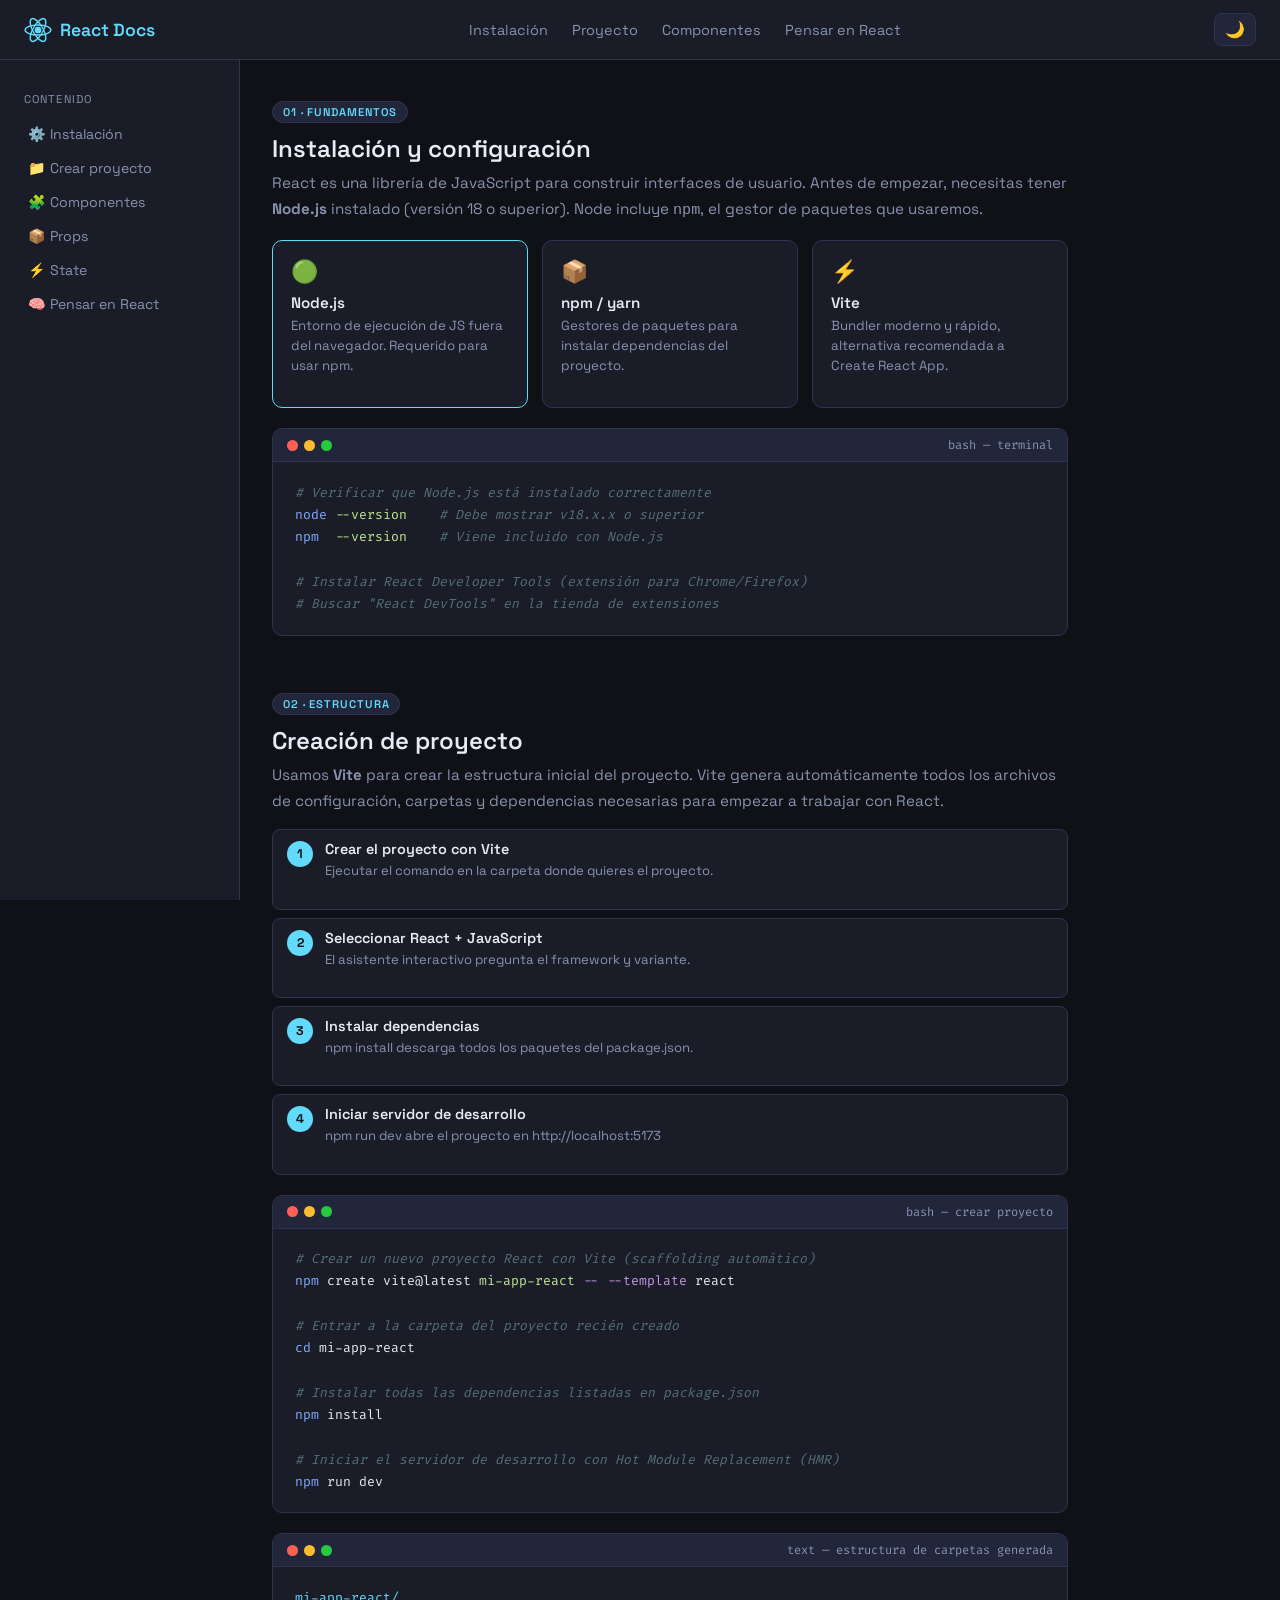
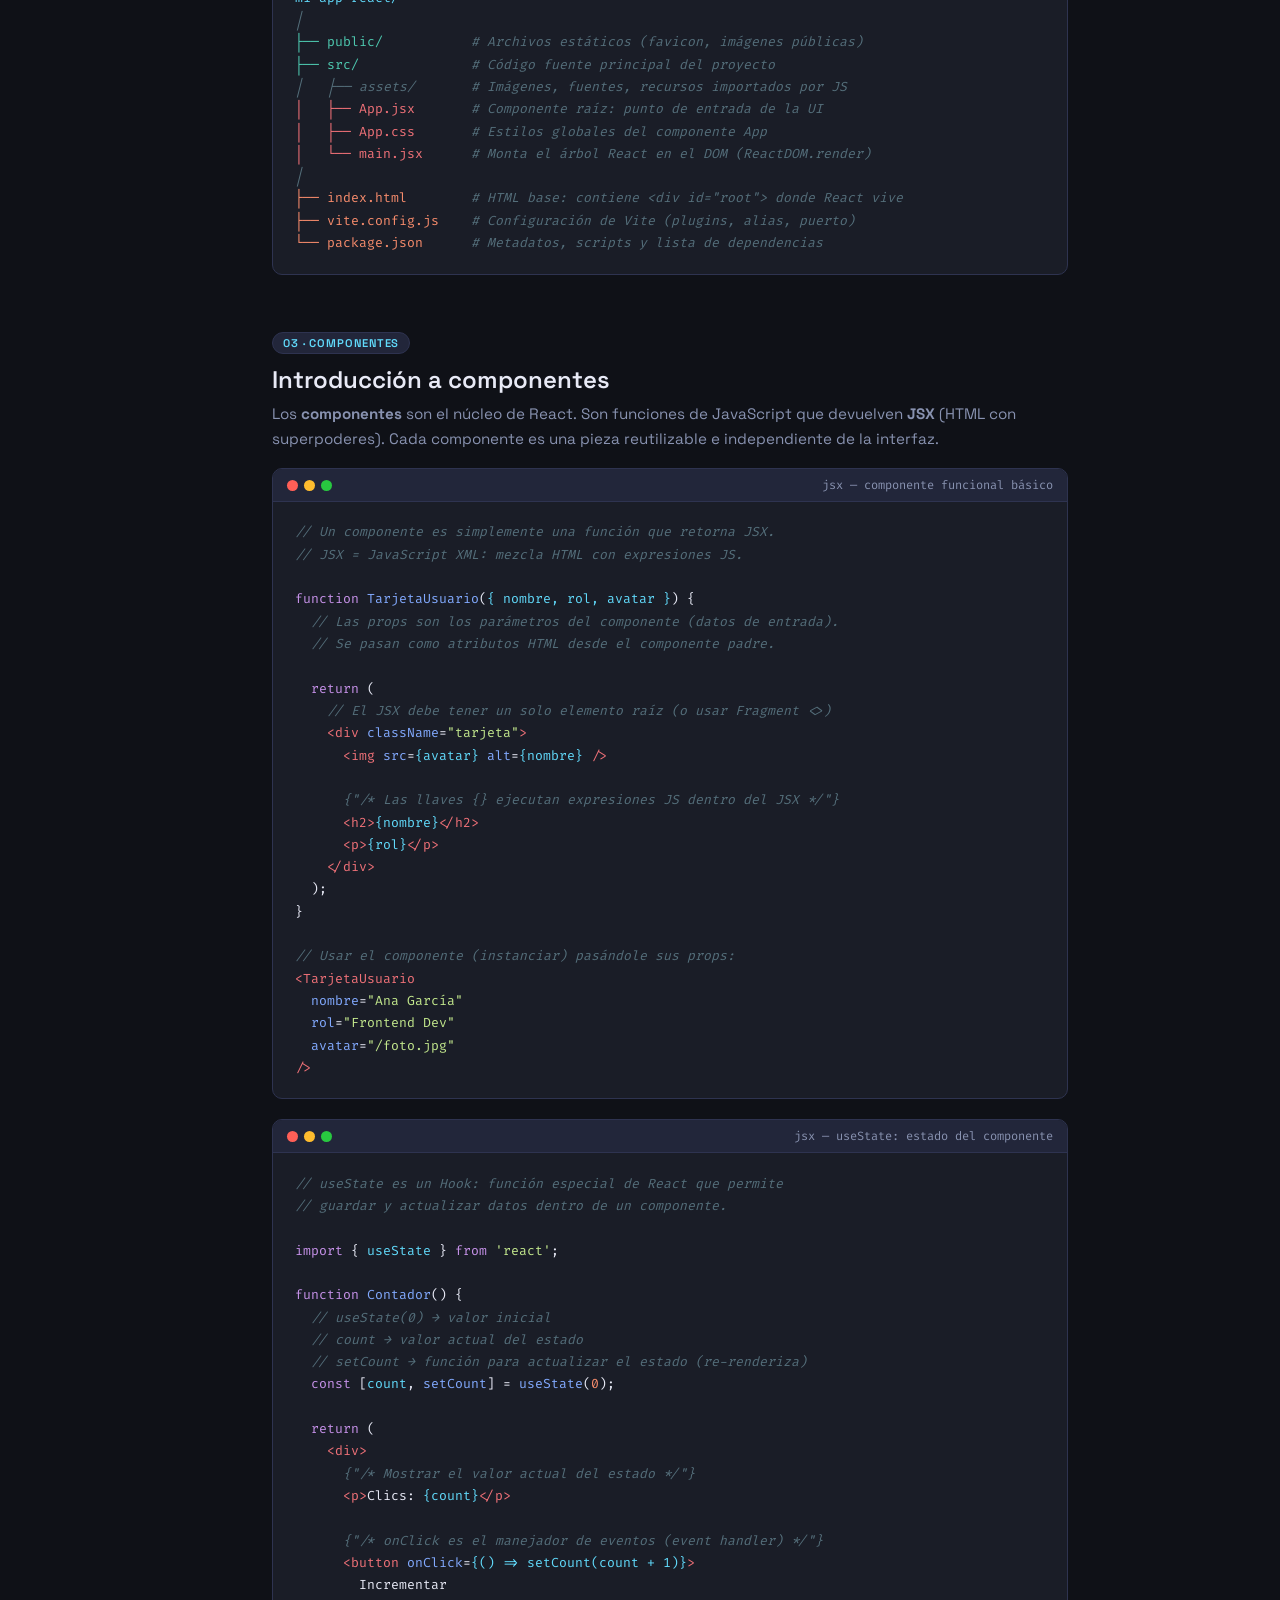
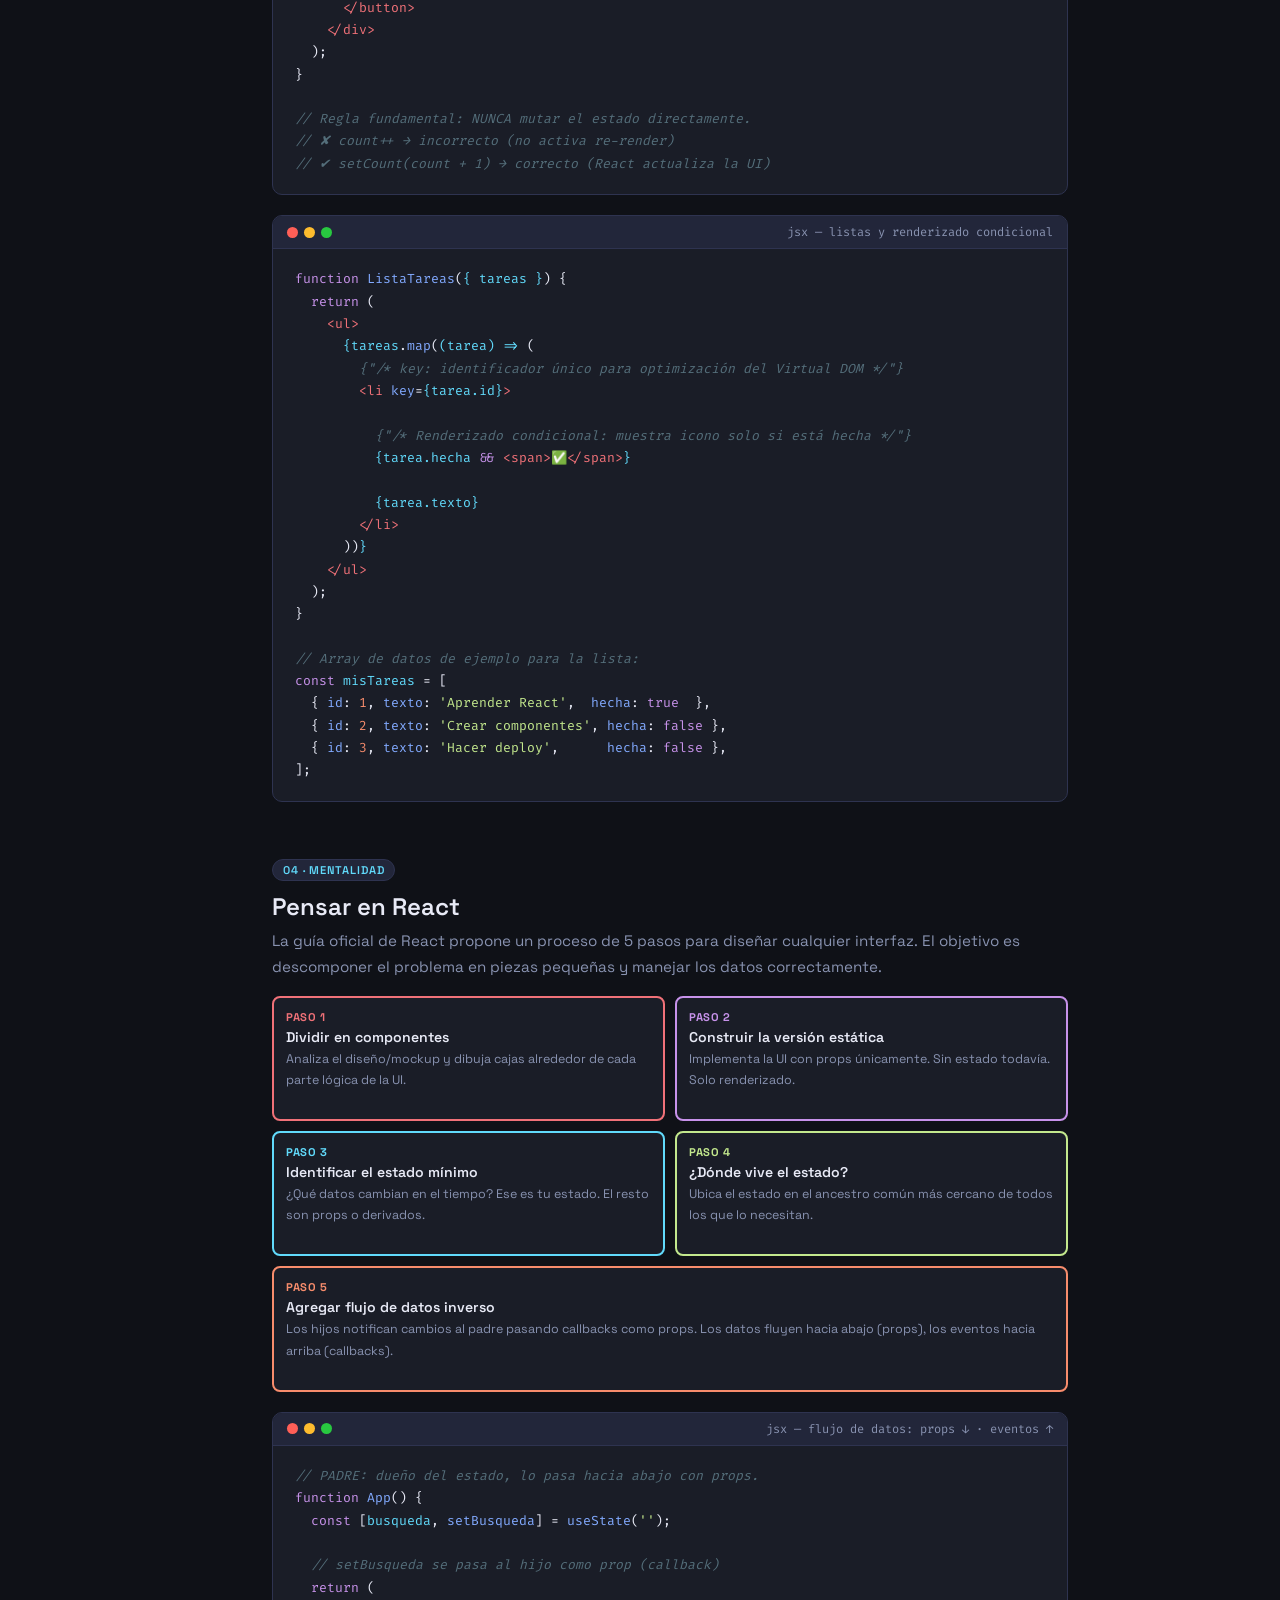
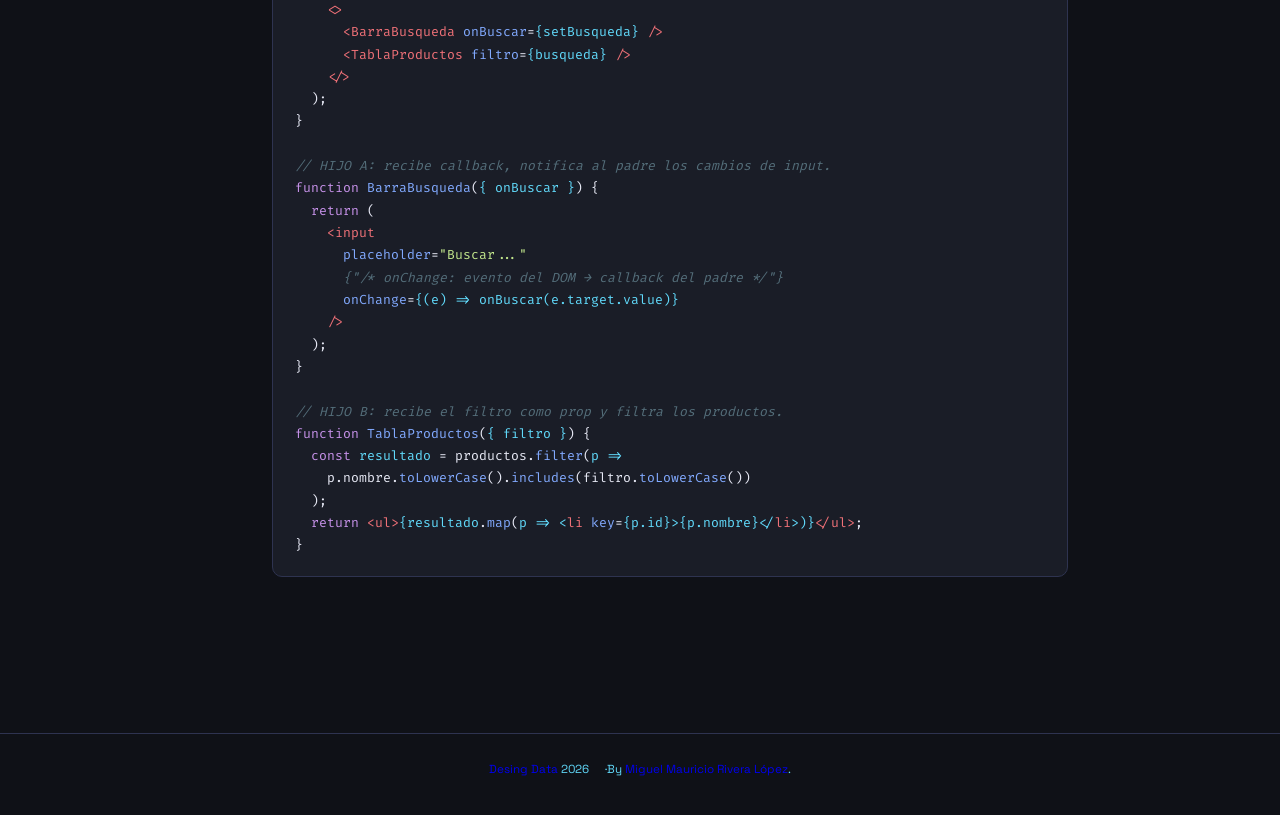
<file: introduccion/index.html>
<!DOCTYPE html>
<html lang="es">
<head>
<meta charset="UTF-8"/>
<meta name="viewport" content="width=device-width, initial-scale=1.0"/>
<title>Introducción a React JS</title>
<link href="https://fonts.googleapis.com/css2?family=Fira+Code:wght@400;500&family=Space+Grotesk:wght@400;500;600&display=swap" rel="stylesheet"/>
<link rel="icon" href="https://desingdata.github.io/desingdata/img/DesingData_favicon-96x96.png" sizes="96x96" type="image/png">
<link rel="stylesheet" href="css/styles.css">
</head>
<body>

<!-- NAVBAR -->
<nav>
  <div class="nav-logo">
    <svg viewBox="0 0 100 100" xmlns="http://www.w3.org/2000/svg">
      <circle cx="50" cy="50" r="12" fill="currentColor"/>
      <ellipse cx="50" cy="50" rx="46" ry="18" fill="none" stroke="currentColor" stroke-width="5"/>
      <ellipse cx="50" cy="50" rx="46" ry="18" fill="none" stroke="currentColor" stroke-width="5" transform="rotate(60 50 50)"/>
      <ellipse cx="50" cy="50" rx="46" ry="18" fill="none" stroke="currentColor" stroke-width="5" transform="rotate(120 50 50)"/>
    </svg>
    React Docs
  </div>
  <ul class="nav-links">
    <li><a href="#instalacion">Instalación</a></li>
    <li><a href="#proyecto">Proyecto</a></li>
    <li><a href="#componentes">Componentes</a></li>
    <li><a href="#pensar">Pensar en React</a></li>
  </ul>
  <div class="nav-right">
    <button class="theme-btn" id="themeBtn" title="Cambiar tema">🌙</button>
    <button class="hamburger" id="hamburger" aria-label="Menú">
      <span></span><span></span><span></span>
    </button>
  </div>
</nav>

<!-- MENÚ MÓVIL -->
<div class="mobile-menu" id="mobileMenu">
  <a href="#instalacion" onclick="closeMenu()">⚙️ Instalación y configuración</a>
  <a href="#proyecto" onclick="closeMenu()">📁 Creación de proyecto</a>
  <a href="#componentes" onclick="closeMenu()">🧩 Componentes</a>
  <a href="#pensar" onclick="closeMenu()">🧠 Pensar en React</a>
</div>

<div class="layout">
  <!-- SIDEBAR -->
  <aside class="sidebar">
    <div class="sidebar-title">Contenido</div>
    <a href="#instalacion" class="active">⚙️ Instalación</a>
    <a href="#proyecto">📁 Crear proyecto</a>
    <a href="#componentes">🧩 Componentes</a>
    <a href="#props">📦 Props</a>
    <a href="#state">⚡ State</a>
    <a href="#pensar">🧠 Pensar en React</a>
  </aside>

  <main class="main">

    <!-- SECCIÓN 1: INSTALACIÓN -->
    <section class="section" id="instalacion">
      <div class="section-badge">01 · Fundamentos</div>
      <h2>Instalación y configuración</h2>
      <p>React es una librería de JavaScript para construir interfaces de usuario. Antes de empezar, necesitas tener <strong>Node.js</strong> instalado (versión 18 o superior). Node incluye <code>npm</code>, el gestor de paquetes que usaremos.</p>

      <div class="cards">
        <div class="card hl">
          <div class="card-icon">🟢</div>
          <h4>Node.js</h4>
          <p>Entorno de ejecución de JS fuera del navegador. Requerido para usar npm.</p>
        </div>
        <div class="card">
          <div class="card-icon">📦</div>
          <h4>npm / yarn</h4>
          <p>Gestores de paquetes para instalar dependencias del proyecto.</p>
        </div>
        <div class="card">
          <div class="card-icon">⚡</div>
          <h4>Vite</h4>
          <p>Bundler moderno y rápido, alternativa recomendada a Create React App.</p>
        </div>
      </div>

      <div class="code-wrap">
        <div class="code-header">
          <div class="code-dots"><span class="dot-r"></span><span class="dot-y"></span><span class="dot-g"></span></div>
          <span class="code-lang">bash — terminal</span>
        </div>
        <pre><span class="cm"># Verificar que Node.js está instalado correctamente</span>
<span class="fn">node</span> <span class="st">--version</span>    <span class="cm"># Debe mostrar v18.x.x o superior</span>
<span class="fn">npm</span>  <span class="st">--version</span>    <span class="cm"># Viene incluido con Node.js</span>

<span class="cm"># Instalar React Developer Tools (extensión para Chrome/Firefox)</span>
<span class="cm"># Buscar "React DevTools" en la tienda de extensiones</span></pre>
      </div>
    </section>

    <!-- SECCIÓN 2: CREAR PROYECTO -->
    <section class="section" id="proyecto">
      <div class="section-badge">02 · Estructura</div>
      <h2>Creación de proyecto</h2>
      <p>Usamos <strong>Vite</strong> para crear la estructura inicial del proyecto. Vite genera automáticamente todos los archivos de configuración, carpetas y dependencias necesarias para empezar a trabajar con React.</p>

      <div class="steps">
        <div class="step">
          <div class="step-num">1</div>
          <div class="step-body"><h4>Crear el proyecto con Vite</h4><p>Ejecutar el comando en la carpeta donde quieres el proyecto.</p></div>
        </div>
        <div class="step">
          <div class="step-num">2</div>
          <div class="step-body"><h4>Seleccionar React + JavaScript</h4><p>El asistente interactivo pregunta el framework y variante.</p></div>
        </div>
        <div class="step">
          <div class="step-num">3</div>
          <div class="step-body"><h4>Instalar dependencias</h4><p>npm install descarga todos los paquetes del package.json.</p></div>
        </div>
        <div class="step">
          <div class="step-num">4</div>
          <div class="step-body"><h4>Iniciar servidor de desarrollo</h4><p>npm run dev abre el proyecto en http://localhost:5173</p></div>
        </div>
      </div>

      <div class="code-wrap">
        <div class="code-header">
          <div class="code-dots"><span class="dot-r"></span><span class="dot-y"></span><span class="dot-g"></span></div>
          <span class="code-lang">bash — crear proyecto</span>
        </div>
        <pre><span class="cm"># Crear un nuevo proyecto React con Vite (scaffolding automático)</span>
<span class="fn">npm</span> create vite@latest <span class="st">mi-app-react</span> <span class="kw">--</span> <span class="kw">--template</span> react

<span class="cm"># Entrar a la carpeta del proyecto recién creado</span>
<span class="fn">cd</span> mi-app-react

<span class="cm"># Instalar todas las dependencias listadas en package.json</span>
<span class="fn">npm</span> install

<span class="cm"># Iniciar el servidor de desarrollo con Hot Module Replacement (HMR)</span>
<span class="fn">npm</span> run dev</pre>
      </div>

      <div class="code-wrap">
        <div class="code-header">
          <div class="code-dots"><span class="dot-r"></span><span class="dot-y"></span><span class="dot-g"></span></div>
          <span class="code-lang">text — estructura de carpetas generada</span>
        </div>
        <pre><span class="ac">mi-app-react/</span>
<span class="cm">│</span>
<span class="gr">├── public/</span>           <span class="cm"># Archivos estáticos (favicon, imágenes públicas)</span>
<span class="gr">├── src/</span>              <span class="cm"># Código fuente principal del proyecto</span>
<span class="cm">│   ├── assets/</span>       <span class="cm"># Imágenes, fuentes, recursos importados por JS</span>
<span class="tg">│   ├── App.jsx</span>       <span class="cm"># Componente raíz: punto de entrada de la UI</span>
<span class="tg">│   ├── App.css</span>       <span class="cm"># Estilos globales del componente App</span>
<span class="tg">│   └── main.jsx</span>      <span class="cm"># Monta el árbol React en el DOM (ReactDOM.render)</span>
<span class="cm">│</span>
<span class="pk">├── index.html</span>        <span class="cm"># HTML base: contiene &lt;div id="root"&gt; donde React vive</span>
<span class="pk">├── vite.config.js</span>    <span class="cm"># Configuración de Vite (plugins, alias, puerto)</span>
<span class="pk">└── package.json</span>      <span class="cm"># Metadatos, scripts y lista de dependencias</span></pre>
      </div>
    </section>

    <!-- SECCIÓN 3: COMPONENTES -->
    <section class="section" id="componentes">
      <div class="section-badge">03 · Componentes</div>
      <h2>Introducción a componentes</h2>
      <p>Los <strong>componentes</strong> son el núcleo de React. Son funciones de JavaScript que devuelven <strong>JSX</strong> (HTML con superpoderes). Cada componente es una pieza reutilizable e independiente de la interfaz.</p>

      <div class="code-wrap">
        <div class="code-header">
          <div class="code-dots"><span class="dot-r"></span><span class="dot-y"></span><span class="dot-g"></span></div>
          <span class="code-lang">jsx — componente funcional básico</span>
        </div>
        <pre><span class="cm">// Un componente es simplemente una función que retorna JSX.
// JSX = JavaScript XML: mezcla HTML con expresiones JS.</span>

<span class="kw">function</span> <span class="fn">TarjetaUsuario</span>(<span class="ac">{ nombre, rol, avatar }</span>) {
  <span class="cm">// Las props son los parámetros del componente (datos de entrada).
  // Se pasan como atributos HTML desde el componente padre.</span>

  <span class="kw">return</span> (
    <span class="cm">// El JSX debe tener un solo elemento raíz (o usar Fragment &lt;&gt;)</span>
    <span class="tg">&lt;div</span> <span class="fn">className</span>=<span class="st">"tarjeta"</span><span class="tg">&gt;</span>
      <span class="tg">&lt;img</span> <span class="fn">src</span>=<span class="ac">{avatar}</span> <span class="fn">alt</span>=<span class="ac">{nombre}</span> <span class="tg">/&gt;</span>

      <span class="cm">{"/* Las llaves {} ejecutan expresiones JS dentro del JSX */"}</span>
      <span class="tg">&lt;h2&gt;</span><span class="ac">{nombre}</span><span class="tg">&lt;/h2&gt;</span>
      <span class="tg">&lt;p&gt;</span><span class="ac">{rol}</span><span class="tg">&lt;/p&gt;</span>
    <span class="tg">&lt;/div&gt;</span>
  );
}

<span class="cm">// Usar el componente (instanciar) pasándole sus props:</span>
<span class="tg">&lt;TarjetaUsuario</span>
  <span class="fn">nombre</span>=<span class="st">"Ana García"</span>
  <span class="fn">rol</span>=<span class="st">"Frontend Dev"</span>
  <span class="fn">avatar</span>=<span class="st">"/foto.jpg"</span>
<span class="tg">/&gt;</span></pre>
      </div>

      <div class="code-wrap" id="state">
        <div class="code-header">
          <div class="code-dots"><span class="dot-r"></span><span class="dot-y"></span><span class="dot-g"></span></div>
          <span class="code-lang">jsx — useState: estado del componente</span>
        </div>
        <pre><span class="cm">// useState es un Hook: función especial de React que permite
// guardar y actualizar datos dentro de un componente.</span>

<span class="kw">import</span> { <span class="ac">useState</span> } <span class="kw">from</span> <span class="st">'react'</span>;

<span class="kw">function</span> <span class="fn">Contador</span>() {
  <span class="cm">// useState(0) → valor inicial
  // count → valor actual del estado
  // setCount → función para actualizar el estado (re-renderiza)</span>
  <span class="kw">const</span> [<span class="ac">count</span>, <span class="fn">setCount</span>] = <span class="fn">useState</span>(<span class="nu">0</span>);

  <span class="kw">return</span> (
    <span class="tg">&lt;div&gt;</span>
      <span class="cm">{"/* Mostrar el valor actual del estado */"}</span>
      <span class="tg">&lt;p&gt;</span>Clics: <span class="ac">{count}</span><span class="tg">&lt;/p&gt;</span>

      <span class="cm">{"/* onClick es el manejador de eventos (event handler) */"}</span>
      <span class="tg">&lt;button</span> <span class="fn">onClick</span>=<span class="ac">{() =&gt; setCount(count + 1)}</span><span class="tg">&gt;</span>
        Incrementar
      <span class="tg">&lt;/button&gt;</span>
    <span class="tg">&lt;/div&gt;</span>
  );
}

<span class="cm">// Regla fundamental: NUNCA mutar el estado directamente.
// ✘ count++ → incorrecto (no activa re-render)
// ✔ setCount(count + 1) → correcto (React actualiza la UI)</span></pre>
      </div>

      <div class="code-wrap">
        <div class="code-header">
          <div class="code-dots"><span class="dot-r"></span><span class="dot-y"></span><span class="dot-g"></span></div>
          <span class="code-lang">jsx — listas y renderizado condicional</span>
        </div>
        <pre><span class="kw">function</span> <span class="fn">ListaTareas</span>(<span class="ac">{ tareas }</span>) {
  <span class="kw">return</span> (
    <span class="tg">&lt;ul&gt;</span>
      <span class="ac">{tareas</span>.<span class="fn">map</span>(<span class="ac">(tarea) =&gt;</span> (
        <span class="cm">{"/* key: identificador único para optimización del Virtual DOM */"}</span>
        <span class="tg">&lt;li</span> <span class="fn">key</span>=<span class="ac">{tarea.id}</span><span class="tg">&gt;</span>

          <span class="cm">{"/* Renderizado condicional: muestra icono solo si está hecha */"}</span>
          <span class="ac">{tarea.hecha</span> <span class="kw">&&</span> <span class="tg">&lt;span&gt;</span>✅<span class="tg">&lt;/span&gt;</span><span class="ac">}</span>

          <span class="ac">{tarea.texto}</span>
        <span class="tg">&lt;/li&gt;</span>
      ))<span class="ac">}</span>
    <span class="tg">&lt;/ul&gt;</span>
  );
}

<span class="cm">// Array de datos de ejemplo para la lista:</span>
<span class="kw">const</span> <span class="ac">misTareas</span> = [
  { <span class="fn">id</span>: <span class="nu">1</span>, <span class="fn">texto</span>: <span class="st">'Aprender React'</span>,  <span class="fn">hecha</span>: <span class="kw">true</span>  },
  { <span class="fn">id</span>: <span class="nu">2</span>, <span class="fn">texto</span>: <span class="st">'Crear componentes'</span>, <span class="fn">hecha</span>: <span class="kw">false</span> },
  { <span class="fn">id</span>: <span class="nu">3</span>, <span class="fn">texto</span>: <span class="st">'Hacer deploy'</span>,      <span class="fn">hecha</span>: <span class="kw">false</span> },
];</pre>
      </div>
    </section>

    <!-- SECCIÓN 4: PENSAR EN REACT -->
    <section class="section" id="pensar">
      <div class="section-badge">04 · Mentalidad</div>
      <h2>Pensar en React</h2>
      <p>La guía oficial de React propone un proceso de 5 pasos para diseñar cualquier interfaz. El objetivo es descomponer el problema en piezas pequeñas y manejar los datos correctamente.</p>

      <div class="think-diagram">
        <div class="think-box s1">
          <div class="think-step">Paso 1</div>
          <h4>Dividir en componentes</h4>
          <p>Analiza el diseño/mockup y dibuja cajas alrededor de cada parte lógica de la UI.</p>
        </div>
        <div class="think-box s2">
          <div class="think-step">Paso 2</div>
          <h4>Construir la versión estática</h4>
          <p>Implementa la UI con props únicamente. Sin estado todavía. Solo renderizado.</p>
        </div>
        <div class="think-box s3">
          <div class="think-step">Paso 3</div>
          <h4>Identificar el estado mínimo</h4>
          <p>¿Qué datos cambian en el tiempo? Ese es tu estado. El resto son props o derivados.</p>
        </div>
        <div class="think-box s4">
          <div class="think-step">Paso 4</div>
          <h4>¿Dónde vive el estado?</h4>
          <p>Ubica el estado en el ancestro común más cercano de todos los que lo necesitan.</p>
        </div>
        <div class="think-box s5">
          <div class="think-step">Paso 5</div>
          <h4>Agregar flujo de datos inverso</h4>
          <p>Los hijos notifican cambios al padre pasando callbacks como props. Los datos fluyen hacia abajo (props), los eventos hacia arriba (callbacks).</p>
        </div>
      </div>

      <div class="code-wrap">
        <div class="code-header">
          <div class="code-dots"><span class="dot-r"></span><span class="dot-y"></span><span class="dot-g"></span></div>
          <span class="code-lang">jsx — flujo de datos: props ↓ · eventos ↑</span>
        </div>
        <pre><span class="cm">// PADRE: dueño del estado, lo pasa hacia abajo con props.</span>
<span class="kw">function</span> <span class="fn">App</span>() {
  <span class="kw">const</span> [<span class="ac">busqueda</span>, <span class="fn">setBusqueda</span>] = <span class="fn">useState</span>(<span class="st">''</span>);

  <span class="cm">// setBusqueda se pasa al hijo como prop (callback)</span>
  <span class="kw">return</span> (
    <span class="tg">&lt;&gt;</span>
      <span class="tg">&lt;BarraBusqueda</span> <span class="fn">onBuscar</span>=<span class="ac">{setBusqueda}</span> <span class="tg">/&gt;</span>
      <span class="tg">&lt;TablaProductos</span> <span class="fn">filtro</span>=<span class="ac">{busqueda}</span> <span class="tg">/&gt;</span>
    <span class="tg">&lt;/&gt;</span>
  );
}

<span class="cm">// HIJO A: recibe callback, notifica al padre los cambios de input.</span>
<span class="kw">function</span> <span class="fn">BarraBusqueda</span>(<span class="ac">{ onBuscar }</span>) {
  <span class="kw">return</span> (
    <span class="tg">&lt;input</span>
      <span class="fn">placeholder</span>=<span class="st">"Buscar..."</span>
      <span class="cm">{"/* onChange: evento del DOM → callback del padre */"}</span>
      <span class="fn">onChange</span>=<span class="ac">{(e) =&gt; onBuscar(e.target.value)}</span>
    <span class="tg">/&gt;</span>
  );
}

<span class="cm">// HIJO B: recibe el filtro como prop y filtra los productos.</span>
<span class="kw">function</span> <span class="fn">TablaProductos</span>(<span class="ac">{ filtro }</span>) {
  <span class="kw">const</span> <span class="ac">resultado</span> = productos.<span class="fn">filter</span>(<span class="ac">p =&gt;</span>
    p.nombre.<span class="fn">toLowerCase</span>().<span class="fn">includes</span>(filtro.<span class="fn">toLowerCase</span>())
  );
  <span class="kw">return</span> <span class="tg">&lt;ul&gt;</span><span class="ac">{resultado</span>.<span class="fn">map</span>(<span class="ac">p =&gt; &lt;</span><span class="tg">li</span> <span class="fn">key</span>=<span class="ac">{p.id}&gt;{p.nombre}&lt;/</span><span class="tg">li</span><span class="ac">&gt;)</span><span class="ac">}</span><span class="tg">&lt;/ul&gt;</span>;
}</pre>
      </div>
    </section>

  </main>
</div>
<footer>
    <span class="footer-tag">
        <a style="text-decoration: none;" href="https://desingdata.github.io/desingdata/" target="_blank">Desing Data</a> 2026
    </span> 
    <span class="footer-tag">
         ·By <a style="text-decoration: none;" href="https://miguelmauricioriveralopez18686.github.io/mrlPortafolio/" target="_blank">
      Miguel Mauricio Rivera López</a>.
    </span>
  </footer>
<script src="js/script.js"></script>
</body>
</html>
</file>
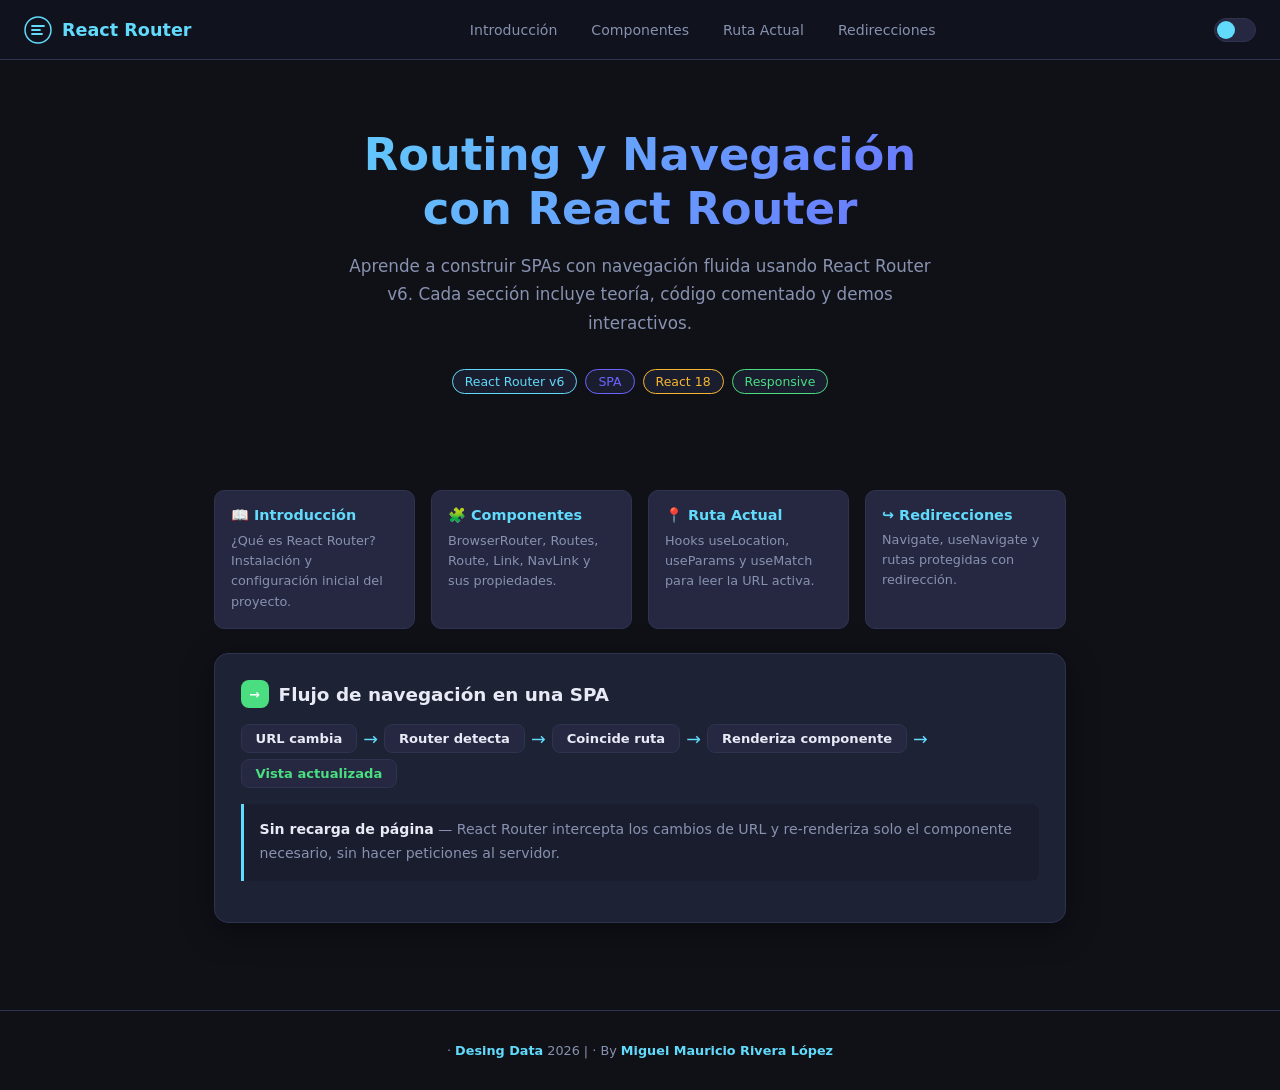
<file: react-router/index.html>
<!DOCTYPE html>
<html lang="es">

<head>
  <meta charset="UTF-8">
  <meta name="viewport" content="width=device-width, initial-scale=1.0">
  <title>React Router - React JS Developer</title>
  <link rel="icon" href="https://desingdata.github.io/desingdata/img/DesingData_favicon-96x96.png" sizes="96x96"
    type="image/png">
  <link rel="stylesheet" href="css/styles.css">
  <style>

  </style>
</head>

<body>

  <!-- NAVBAR -->
  <nav>
    <div class="nav-logo" onclick="goTo('home')">
      <svg viewBox="0 0 28 28" fill="none">
        <circle cx="14" cy="14" r="13" stroke="var(--accent)" stroke-width="1.5" />
        <path d="M8 10h12M8 14h8M8 18h10" stroke="var(--accent)" stroke-width="1.8" stroke-linecap="round" />
      </svg>
      React Router
    </div>

    <div class="nav-links" id="navLinks">
      <a onclick="goTo('intro')" id="nav-intro">Introducción</a>
      <a onclick="goTo('components')" id="nav-components">Componentes</a>
      <a onclick="goTo('current')" id="nav-current">Ruta Actual</a>
      <a onclick="goTo('redirect')" id="nav-redirect">Redirecciones</a>
    </div>

    <div class="nav-right">
      <div class="theme-btn" onclick="toggleTheme()" title="Cambiar tema"></div>
      <button class="hamburger" id="hamburger" onclick="toggleMenu()" aria-label="Menú">
        <span></span><span></span><span></span>
      </button>
    </div>
  </nav>

  <!-- MOBILE MENU -->
  <div class="mobile-menu" id="mobileMenu">
    <a onclick="goTo('intro');toggleMenu()" id="mnav-intro">📖 Introducción</a>
    <a onclick="goTo('components');toggleMenu()" id="mnav-components">🧩 Componentes</a>
    <a onclick="goTo('current');toggleMenu()" id="mnav-current">📍 Ruta Actual</a>
    <a onclick="goTo('redirect');toggleMenu()" id="mnav-redirect">↪️ Redirecciones</a>
  </div>

  <main>

    <!-- ===================== HOME ===================== -->
    <div class="page active" id="page-home">
      <div class="hero">
        <h1>Routing y Navegación<br>con React Router</h1>
        <p>Aprende a construir SPAs con navegación fluida usando React Router v6. Cada sección incluye teoría, código
          comentado y demos interactivos.</p>
        <div class="badge-row">
          <span class="badge blue">React Router v6</span>
          <span class="badge purple">SPA</span>
          <span class="badge yellow">React 18</span>
          <span class="badge green">Responsive</span>
        </div>
      </div>

      <div class="grid-2">
        <div class="mini-card" onclick="goTo('intro')" style="cursor:pointer">
          <h4>📖 Introducción</h4>
          <p>¿Qué es React Router? Instalación y configuración inicial del proyecto.</p>
        </div>
        <div class="mini-card" onclick="goTo('components')" style="cursor:pointer">
          <h4>🧩 Componentes</h4>
          <p>BrowserRouter, Routes, Route, Link, NavLink y sus propiedades.</p>
        </div>
        <div class="mini-card" onclick="goTo('current')" style="cursor:pointer">
          <h4>📍 Ruta Actual</h4>
          <p>Hooks useLocation, useParams y useMatch para leer la URL activa.</p>
        </div>
        <div class="mini-card" onclick="goTo('redirect')" style="cursor:pointer">
          <h4>↪️ Redirecciones</h4>
          <p>Navigate, useNavigate y rutas protegidas con redirección.</p>
        </div>
      </div>

      <div class="section-card" style="margin-top:1.5rem">
        <div class="section-title">
          <div class="section-num" style="background:var(--green)">→</div>
          Flujo de navegación en una SPA
        </div>
        <div class="flow">
          <div class="flow-step">URL cambia</div>
          <div class="flow-arrow">→</div>
          <div class="flow-step">Router detecta</div>
          <div class="flow-arrow">→</div>
          <div class="flow-step">Coincide ruta</div>
          <div class="flow-arrow">→</div>
          <div class="flow-step">Renderiza componente</div>
          <div class="flow-arrow">→</div>
          <div class="flow-step" style="color:var(--green)">Vista actualizada</div>
        </div>
        <div class="info-box">
          <strong>Sin recarga de página</strong> — React Router intercepta los cambios de URL y re-renderiza solo el
          componente necesario, sin hacer peticiones al servidor.
        </div>
      </div>
    </div>

    <!-- ===================== INTRO ===================== -->
    <div class="page" id="page-intro">
      <div class="page-header">
        <div class="page-icon" style="background:#1e3a5f">📖</div>
        <div>
          <h2>Introducción a React Router</h2>
          <p>La librería estándar para navegación en aplicaciones React</p>
        </div>
      </div>

      <div class="section-card">
        <div class="section-title">
          <div class="section-num">1</div>¿Qué es React Router?
        </div>
        <p class="section-desc">
          React Router es una librería de enrutamiento del lado del cliente para React. Permite crear aplicaciones de
          una sola página (SPA) donde la navegación ocurre sin recargar el navegador, mapeando las rutas de la URL a
          componentes específicos.
        </p>
        <div class="info-box">
          <strong>Single Page Application (SPA):</strong> Solo se carga el HTML inicial una vez. Los cambios de "página"
          son renderizados por JavaScript en el cliente, haciendo la navegación instantánea.
        </div>
      </div>

      <div class="section-card">
        <div class="section-title">
          <div class="section-num">2</div>Instalación
        </div>
        <div class="code-block">
          <pre><span class="cmt"># Instalar React Router v6 en tu proyecto</span>
<span class="fn">npm</span> install react-router-dom

<span class="cmt"># O con yarn</span>
<span class="fn">yarn</span> add react-router-dom</pre>
        </div>
        <div class="info-box warn-box" style="margin-top:1rem">
          <strong>Nota:</strong> <code>react-router-dom</code> incluye todo lo necesario para aplicaciones web. Para
          React Native se usa <code>react-router-native</code>.
        </div>
      </div>

      <div class="section-card">
        <div class="section-title">
          <div class="section-num">3</div>Configuración inicial — main.jsx
        </div>
        <p class="section-desc">El punto de entrada de la aplicación envuelve todo con el router principal.</p>
        <div class="code-block">
          <pre><span class="cmt">// main.jsx — Punto de entrada de la aplicación</span>
<span class="kw">import</span> { StrictMode } <span class="kw">from</span> <span class="str">'react'</span>
<span class="kw">import</span> { createRoot } <span class="kw">from</span> <span class="str">'react-dom/client'</span>

<span class="cmt">// BrowserRouter: habilita el enrutamiento en toda la app</span>
<span class="kw">import</span> { BrowserRouter } <span class="kw">from</span> <span class="str">'react-router-dom'</span>
<span class="kw">import</span> App <span class="kw">from</span> <span class="str">'./App'</span>

createRoot(document.getElementById(<span class="str">'root'</span>)).render(
  &lt;<span class="tag">StrictMode</span>&gt;
    <span class="cmt">{/* BrowserRouter envuelve toda la app para proveer contexto de routing */}</span>
    &lt;<span class="tag">BrowserRouter</span>&gt;
      &lt;<span class="tag">App</span> /&gt;
    &lt;/<span class="tag">BrowserRouter</span>&gt;
  &lt;/<span class="tag">StrictMode</span>&gt;
)</pre>
        </div>
      </div>

      <div class="section-card">
        <div class="section-title">
          <div class="section-num">4</div>Estructura de archivos recomendada
        </div>
        <div class="code-block">
          <pre><span class="str">src/</span>
├── <span class="fn">main.jsx</span>          <span class="cmt">← BrowserRouter aquí</span>
├── <span class="fn">App.jsx</span>           <span class="cmt">← Routes y Route aquí</span>
├── <span class="str">pages/</span>
│   ├── <span class="fn">Home.jsx</span>      <span class="cmt">← Página principal</span>
│   ├── <span class="fn">About.jsx</span>     <span class="cmt">← Página "Acerca de"</span>
│   ├── <span class="fn">User.jsx</span>      <span class="cmt">← Página con parámetro :id</span>
│   └── <span class="fn">NotFound.jsx</span>  <span class="cmt">← Página 404</span>
└── <span class="str">components/</span>
    └── <span class="fn">Navbar.jsx</span>    <span class="cmt">← Navbar con links</span></pre>
        </div>
      </div>
    </div>

    <!-- ===================== COMPONENTS ===================== -->
    <div class="page" id="page-components">
      <div class="page-header">
        <div class="page-icon" style="background:#2a1a4a">🧩</div>
        <div>
          <h2>Componentes Principales</h2>
          <p>Los building blocks esenciales de React Router v6</p>
        </div>
      </div>

      <div class="section-card">
        <div class="section-title">
          <div class="section-num">1</div>BrowserRouter
        </div>
        <p class="section-desc">Provee el contexto de enrutamiento a toda la aplicación usando la History API del
          navegador. Debe envolver el árbol de componentes donde se use el router.</p>
        <div class="code-block">
          <pre><span class="kw">import</span> { BrowserRouter } <span class="kw">from</span> <span class="str">'react-router-dom'</span>

<span class="cmt">// BrowserRouter: usa URLs limpias tipo /about, /users/5</span>
<span class="cmt">// (requiere configuración del servidor en producción)</span>
<span class="kw">function</span> <span class="fn">main</span>() {
  root.render(
    &lt;<span class="tag">BrowserRouter</span>&gt;  <span class="cmt">{/* ← Contexto global */}</span>
      &lt;<span class="tag">App</span> /&gt;
    &lt;/<span class="tag">BrowserRouter</span>&gt;
  )
}</pre>
        </div>
        <div class="demo-box">
          <div class="demo-title">Variantes de Router</div>
          <div class="grid-2" style="margin:0">
            <div class="mini-card" style="background:var(--bg)">
              <h4>BrowserRouter</h4>
              <p>URLs: <code>/home</code>, <code>/about</code><br>Usa History API</p>
            </div>
            <div class="mini-card" style="background:var(--bg)">
              <h4>HashRouter</h4>
              <p>URLs: <code>/#/home</code><br>Para hosting estático</p>
            </div>
          </div>
        </div>
      </div>

      <div class="section-card">
        <div class="section-title">
          <div class="section-num">2</div>Routes y Route
        </div>
        <p class="section-desc"><code>&lt;Routes&gt;</code> es el contenedor de todas las rutas.
          <code>&lt;Route&gt;</code> define qué componente renderizar para cada URL. En v6, solo se renderiza la primera
          ruta que coincide.</p>
        <div class="code-block">
          <pre><span class="kw">import</span> { Routes, Route } <span class="kw">from</span> <span class="str">'react-router-dom'</span>
<span class="kw">import</span> { Home, About, User, NotFound } <span class="kw">from</span> <span class="str">'./pages'</span>

<span class="kw">function</span> <span class="fn">App</span>() {
  <span class="kw">return</span> (
    &lt;&gt;
      &lt;<span class="tag">Navbar</span> /&gt;  <span class="cmt">{/* Siempre visible */}</span>

      <span class="cmt">{/* Routes: busca la primera ruta que coincida con la URL */}</span>
      &lt;<span class="tag">Routes</span>&gt;

        <span class="cmt">{/* Route: path → componente a renderizar */}</span>
        &lt;<span class="tag">Route</span> <span class="attr">path</span>=<span class="str">"/"</span>         <span class="attr">element</span>={&lt;<span class="tag">Home</span> /&gt;} /&gt;
        &lt;<span class="tag">Route</span> <span class="attr">path</span>=<span class="str">"/about"</span>    <span class="attr">element</span>={&lt;<span class="tag">About</span> /&gt;} /&gt;

        <span class="cmt">{/* :id es un parámetro dinámico */}</span>
        &lt;<span class="tag">Route</span> <span class="attr">path</span>=<span class="str">"/user/:id"</span> <span class="attr">element</span>={&lt;<span class="tag">User</span> /&gt;} /&gt;

        <span class="cmt">{/* * captura cualquier ruta no definida → 404 */}</span>
        &lt;<span class="tag">Route</span> <span class="attr">path</span>=<span class="str">"*"</span>          <span class="attr">element</span>={&lt;<span class="tag">NotFound</span> /&gt;} /&gt;

      &lt;/<span class="tag">Routes</span>&gt;
    &lt;/&gt;
  )
}</pre>
        </div>
        <div class="demo-box">
          <div class="demo-title">Tabla de rutas</div>
          <table class="route-table">
            <tr>
              <th>Path</th>
              <th>Componente</th>
              <th>Tipo</th>
            </tr>
            <tr>
              <td><code>/</code></td>
              <td>Home</td>
              <td><span class="pill get">estática</span></td>
            </tr>
            <tr>
              <td><code>/about</code></td>
              <td>About</td>
              <td><span class="pill get">estática</span></td>
            </tr>
            <tr>
              <td><code>/user/:id</code></td>
              <td>User</td>
              <td><span class="pill post">dinámica</span></td>
            </tr>
            <tr>
              <td><code>*</code></td>
              <td>NotFound</td>
              <td><span class="pill" style="background:#2a1a1a;color:var(--red)">fallback</span></td>
            </tr>
          </table>
        </div>
      </div>

      <div class="section-card">
        <div class="section-title">
          <div class="section-num">3</div>Link y NavLink
        </div>
        <p class="section-desc"><code>&lt;Link&gt;</code> reemplaza a <code>&lt;a href&gt;</code> para navegar sin
          recargar. <code>&lt;NavLink&gt;</code> añade estilos automáticamente a la ruta activa.</p>
        <div class="code-block">
          <pre><span class="kw">import</span> { Link, NavLink } <span class="kw">from</span> <span class="str">'react-router-dom'</span>

<span class="kw">function</span> <span class="fn">Navbar</span>() {
  <span class="kw">return</span> (
    &lt;<span class="tag">nav</span>&gt;
      <span class="cmt">{/* Link: navegación básica sin recarga */}</span>
      &lt;<span class="tag">Link</span> <span class="attr">to</span>=<span class="str">"/"</span>&gt;Inicio&lt;/<span class="tag">Link</span>&gt;

      <span class="cmt">{/* NavLink: aplica clase/estilo cuando la ruta está activa */}</span>
      &lt;<span class="tag">NavLink</span>
        <span class="attr">to</span>=<span class="str">"/about"</span>
        <span class="cmt">{/* Función: recibe {isActive} y retorna clase CSS */}</span>
        <span class="attr">className</span>={({ isActive }) =&gt;
          isActive ? <span class="str">"link activo"</span> : <span class="str">"link"</span>
        }
      &gt;
        Acerca de
      &lt;/<span class="tag">NavLink</span>&gt;

      <span class="cmt">{/* NavLink con estilos inline condicionales */}</span>
      &lt;<span class="tag">NavLink</span>
        <span class="attr">to</span>=<span class="str">"/contacto"</span>
        <span class="attr">style</span>={({ isActive }) =&gt; ({
          color: isActive ? <span class="str">'#61dafb'</span> : <span class="str">'#8892b0'</span>,
          fontWeight: isActive ? <span class="str">'bold'</span> : <span class="str">'normal'</span>
        })}
      &gt;
        Contacto
      &lt;/<span class="tag">NavLink</span>&gt;
    &lt;/<span class="tag">nav</span>&gt;
  )
}</pre>
        </div>
        <div class="info-box success-box">
          <strong>Link vs &lt;a&gt;:</strong> Usar <code>&lt;a href&gt;</code> recarga toda la página.
          <code>&lt;Link&gt;</code> intercepta el click, actualiza la URL y solo re-renderiza el componente correcto.
        </div>
      </div>
    </div>

    <!-- ===================== CURRENT ROUTE ===================== -->
    <div class="page" id="page-current">
      <div class="page-header">
        <div class="page-icon" style="background:#1a3a2a">📍</div>
        <div>
          <h2>Acceso a Ruta Actual</h2>
          <p>Hooks para leer y reaccionar a la URL activa</p>
        </div>
      </div>

      <div class="section-card">
        <div class="section-title">
          <div class="section-num">1</div>useLocation — Leer la URL completa
        </div>
        <p class="section-desc"><code>useLocation()</code> retorna el objeto de ubicación actual con pathname, search
          (query params) y hash.</p>
        <div class="url-bar"><span class="lock">🔒</span> localhost:3000/productos<span
            style="color:var(--accent2)">?categoria=ropa</span><span style="color:var(--pink)">#ofertas</span></div>
        <div class="code-block">
          <pre><span class="kw">import</span> { useLocation } <span class="kw">from</span> <span class="str">'react-router-dom'</span>

<span class="kw">function</span> <span class="fn">Breadcrumb</span>() {
  <span class="cmt">// useLocation: retorna la ubicación actual del navegador</span>
  <span class="kw">const</span> location = <span class="fn">useLocation</span>()

  <span class="cmt">// location.pathname → "/productos"</span>
  <span class="cmt">// location.search   → "?categoria=ropa"</span>
  <span class="cmt">// location.hash     → "#ofertas"</span>
  <span class="cmt">// location.state    → datos pasados por navigate()</span>

  <span class="kw">return</span> (
    &lt;<span class="tag">div</span>&gt;
      &lt;<span class="tag">p</span>&gt;Ruta actual: {location.pathname}&lt;/<span class="tag">p</span>&gt;
      &lt;<span class="tag">p</span>&gt;Filtro: {location.search}&lt;/<span class="tag">p</span>&gt;
    &lt;/<span class="tag">div</span>&gt;
  )
}</pre>
        </div>
        <div class="demo-box">
          <div class="demo-title">Propiedades de location</div>
          <table class="route-table">
            <tr>
              <th>Propiedad</th>
              <th>Ejemplo</th>
              <th>Uso</th>
            </tr>
            <tr>
              <td><code>pathname</code></td>
              <td><code>/productos</code></td>
              <td>Ruta actual</td>
            </tr>
            <tr>
              <td><code>search</code></td>
              <td><code>?cat=ropa</code></td>
              <td>Query params</td>
            </tr>
            <tr>
              <td><code>hash</code></td>
              <td><code>#ofertas</code></td>
              <td>Ancla de página</td>
            </tr>
            <tr>
              <td><code>state</code></td>
              <td><code>{ from: '/' }</code></td>
              <td>Estado de navegación</td>
            </tr>
          </table>
        </div>
      </div>

      <div class="section-card">
        <div class="section-title">
          <div class="section-num">2</div>useParams — Parámetros dinámicos
        </div>
        <p class="section-desc"><code>useParams()</code> extrae los parámetros definidos en el path de la ruta (los
          segmentos con <code>:</code>).</p>
        <div class="url-bar"><span class="lock">🔒</span> localhost:3000/user/<span
            style="color:var(--accent2)">42</span>/post/<span style="color:var(--pink)">javascript</span></div>
        <div class="code-block">
          <pre><span class="kw">import</span> { useParams } <span class="kw">from</span> <span class="str">'react-router-dom'</span>

<span class="cmt">// La ruta está definida como: /user/:userId/post/:slug</span>
<span class="kw">function</span> <span class="fn">UserPost</span>() {
  <span class="cmt">// useParams: obtiene los segmentos dinámicos de la URL</span>
  <span class="kw">const</span> { userId, slug } = <span class="fn">useParams</span>()

  <span class="cmt">// Para /user/42/post/javascript:</span>
  <span class="cmt">// userId → "42"  (siempre string)</span>
  <span class="cmt">// slug   → "javascript"</span>

  <span class="kw">return</span> (
    &lt;<span class="tag">div</span>&gt;
      &lt;<span class="tag">h1</span>&gt;Post: {slug}&lt;/<span class="tag">h1</span>&gt;
      &lt;<span class="tag">p</span>&gt;Autor ID: {userId}&lt;/<span class="tag">p</span>&gt;
    &lt;/<span class="tag">div</span>&gt;
  )
}</pre>
        </div>
        <div class="info-box warn-box">
          <strong>Importante:</strong> Los parámetros de <code>useParams()</code> son siempre strings. Si necesitas un
          número, convierte con <code>Number(userId)</code> o <code>parseInt(userId)</code>.
        </div>
      </div>

      <div class="section-card">
        <div class="section-title">
          <div class="section-num">3</div>useMatch — Comparar ruta activa
        </div>
        <p class="section-desc"><code>useMatch()</code> verifica si la URL actual coincide con un patrón dado. Útil para
          lógica condicional basada en la ruta.</p>
        <div class="code-block">
          <pre><span class="kw">import</span> { useMatch } <span class="kw">from</span> <span class="str">'react-router-dom'</span>

<span class="kw">function</span> <span class="fn">Sidebar</span>() {
  <span class="cmt">// useMatch: retorna objeto si hay coincidencia, o null si no</span>
  <span class="kw">const</span> enHome   = <span class="fn">useMatch</span>(<span class="str">"/"</span>)
  <span class="kw">const</span> enPerfil = <span class="fn">useMatch</span>(<span class="str">"/user/:id"</span>)

  <span class="kw">return</span> (
    &lt;<span class="tag">aside</span>&gt;
      <span class="cmt">{/* Mostrar banner solo en la home */}</span>
      {enHome &amp;&amp; &lt;<span class="tag">Banner</span> /&gt;}

      <span class="cmt">{/* Mostrar el ID del perfil si estamos en /user/:id */}</span>
      {enPerfil &amp;&amp; (
        &lt;<span class="tag">p</span>&gt;Perfil: {enPerfil.params.id}&lt;/<span class="tag">p</span>&gt;
      )}
    &lt;/<span class="tag">aside</span>&gt;
  )
}</pre>
        </div>
      </div>
    </div>

    <!-- ===================== REDIRECTS ===================== -->
    <div class="page" id="page-redirect">
      <div class="page-header">
        <div class="page-icon" style="background:#3a1a1a">↪️</div>
        <div>
          <h2>Redirecciones</h2>
          <p>Navegar y redirigir programáticamente entre rutas</p>
        </div>
      </div>

      <div class="section-card">
        <div class="section-title">
          <div class="section-num">1</div>Componente &lt;Navigate&gt;
        </div>
        <p class="section-desc"><code>&lt;Navigate&gt;</code> redirige declarativamente cuando se renderiza. Ideal para
          redirecciones en el JSX.</p>
        <div class="code-block">
          <pre><span class="kw">import</span> { Navigate } <span class="kw">from</span> <span class="str">'react-router-dom'</span>

<span class="cmt">// Navigate: redirige al renderizarse (declarativo)</span>
<span class="kw">function</span> <span class="fn">PaginaAntigua</span>() {
  <span class="cmt">// replace: reemplaza la entrada del historial</span>
  <span class="cmt">// (el usuario no puede volver con "atrás")</span>
  <span class="kw">return</span> &lt;<span class="tag">Navigate</span> <span class="attr">to</span>=<span class="str">"/nueva-ruta"</span> <span class="attr">replace</span> /&gt;
}

<span class="cmt">// Redirigir según condición (guard de autenticación)</span>
<span class="kw">function</span> <span class="fn">Dashboard</span>() {
  <span class="kw">const</span> usuario = <span class="fn">useAuth</span>()  <span class="cmt">// hook personalizado</span>

  <span class="cmt">// Si no está autenticado, redirigir al login</span>
  <span class="kw">if</span> (!usuario) {
    <span class="kw">return</span> &lt;<span class="tag">Navigate</span> <span class="attr">to</span>=<span class="str">"/login"</span> <span class="attr">state</span>={{ from: <span class="str">"/dashboard"</span> }} /&gt;
  }

  <span class="kw">return</span> &lt;<span class="tag">div</span>&gt;Bienvenido {usuario.nombre}&lt;/<span class="tag">div</span>&gt;
}</pre>
        </div>
      </div>

      <div class="section-card">
        <div class="section-title">
          <div class="section-num">2</div>Hook useNavigate
        </div>
        <p class="section-desc"><code>useNavigate()</code> retorna una función para navegar programáticamente. Ideal
          para redirecciones tras eventos (submit de formulario, click de botón).</p>
        <div class="code-block">
          <pre><span class="kw">import</span> { useNavigate } <span class="kw">from</span> <span class="str">'react-router-dom'</span>

<span class="kw">function</span> <span class="fn">FormularioLogin</span>() {
  <span class="cmt">// useNavigate: retorna función navigate(to, options)</span>
  <span class="kw">const</span> navigate = <span class="fn">useNavigate</span>()

  <span class="kw">const</span> <span class="fn">handleSubmit</span> = <span class="kw">async</span> (e) =&gt; {
    e.preventDefault()

    <span class="kw">const</span> ok = <span class="kw">await</span> <span class="fn">loginAPI</span>(email, pass)

    <span class="kw">if</span> (ok) {
      <span class="cmt">// Navegar al dashboard tras login exitoso</span>
      <span class="fn">navigate</span>(<span class="str">"/dashboard"</span>)
    }
  }

  <span class="kw">return</span> (
    &lt;<span class="tag">button</span> <span class="attr">onClick</span>={() =&gt; <span class="fn">navigate</span>(-<span class="num">1</span>)}&gt;
      ← Volver atrás
    &lt;/<span class="tag">button</span>&gt;
    <span class="cmt">{/* navigate(-1) → equivale al botón "Atrás" del browser */}</span>
    <span class="cmt">{/* navigate(1)  → equivale al botón "Adelante" */}</span>
  )
}</pre>
        </div>

        <div class="demo-box">
          <div class="demo-title">Demo interactivo — navigate()</div>
          <div class="redirect-demo">
            <div class="redir-row">
              <button class="redir-btn" onclick="simulateNav('/dashboard')">navigate('/dashboard')</button>
              <div class="redir-result" id="res1">esperando...</div>
            </div>
            <div class="redir-row">
              <button class="redir-btn" onclick="simulateNav('/login', true)">navigate('/login', replace)</button>
              <div class="redir-result" id="res2">esperando...</div>
            </div>
            <div class="redir-row">
              <button class="redir-btn" onclick="simulateNav(-1)">navigate(-1) — atrás</button>
              <div class="redir-result" id="res3">esperando...</div>
            </div>
          </div>
        </div>
      </div>

      <div class="section-card">
        <div class="section-title">
          <div class="section-num">3</div>Ruta Protegida (PrivateRoute)
        </div>
        <p class="section-desc">Patrón para proteger rutas que requieren autenticación, combinando Navigate con lógica
          condicional.</p>
        <div class="code-block">
          <pre><span class="kw">import</span> { Navigate, Outlet } <span class="kw">from</span> <span class="str">'react-router-dom'</span>

<span class="cmt">// PrivateRoute: componente que protege rutas privadas</span>
<span class="cmt">// Outlet renderiza los componentes hijos de la ruta</span>
<span class="kw">function</span> <span class="fn">PrivateRoute</span>({ autenticado }) {
  <span class="kw">return</span> autenticado
    ? &lt;<span class="tag">Outlet</span> /&gt;              <span class="cmt">// ✅ Renderiza la ruta hija</span>
    : &lt;<span class="tag">Navigate</span> <span class="attr">to</span>=<span class="str">"/login"</span> /&gt; <span class="cmt">// 🔒 Redirige al login</span>
}

<span class="cmt">// Uso en App.jsx con rutas anidadas</span>
<span class="kw">function</span> <span class="fn">App</span>() {
  <span class="kw">const</span> isAuth = <span class="fn">useAuth</span>()
  <span class="kw">return</span> (
    &lt;<span class="tag">Routes</span>&gt;
      &lt;<span class="tag">Route</span> <span class="attr">path</span>=<span class="str">"/login"</span> <span class="attr">element</span>={&lt;<span class="tag">Login</span> /&gt;} /&gt;

      <span class="cmt">{/* Rutas protegidas como hijos de PrivateRoute */}</span>
      &lt;<span class="tag">Route</span> <span class="attr">element</span>={&lt;<span class="tag">PrivateRoute</span> <span class="attr">autenticado</span>={isAuth} /&gt;}&gt;
        &lt;<span class="tag">Route</span> <span class="attr">path</span>=<span class="str">"/dashboard"</span> <span class="attr">element</span>={&lt;<span class="tag">Dashboard</span> /&gt;} /&gt;
        &lt;<span class="tag">Route</span> <span class="attr">path</span>=<span class="str">"/perfil"</span>    <span class="attr">element</span>={&lt;<span class="tag">Perfil</span> /&gt;} /&gt;
      &lt;/<span class="tag">Route</span>&gt;
    &lt;/<span class="tag">Routes</span>&gt;
  )
}</pre>
        </div>
        <div class="info-box success-box">
          <strong>Flujo de autenticación:</strong> Usuario intenta acceder a <code>/dashboard</code> →
          <code>PrivateRoute</code> verifica <code>isAuth</code> → si es false, redirige a <code>/login</code> → tras
          login exitoso, <code>navigate('/dashboard')</code>.
        </div>
      </div>
    </div>

  </main>
  <footer>
    · <a style="text-decoration: none;" href="https://desingdata.github.io/desingdata/" target="_blank"><strong>Desing
        Data</strong> </a> 2026 |
    · By <a style="text-decoration: none;" href="https://miguelmauricioriveralopez18686.github.io/mrlPortafolio/"
      target="_blank"><strong>Miguel Mauricio Rivera López</strong></a>
  </footer>
  <script src="js/script.js">

  </script>
</body>

</html>
</file>
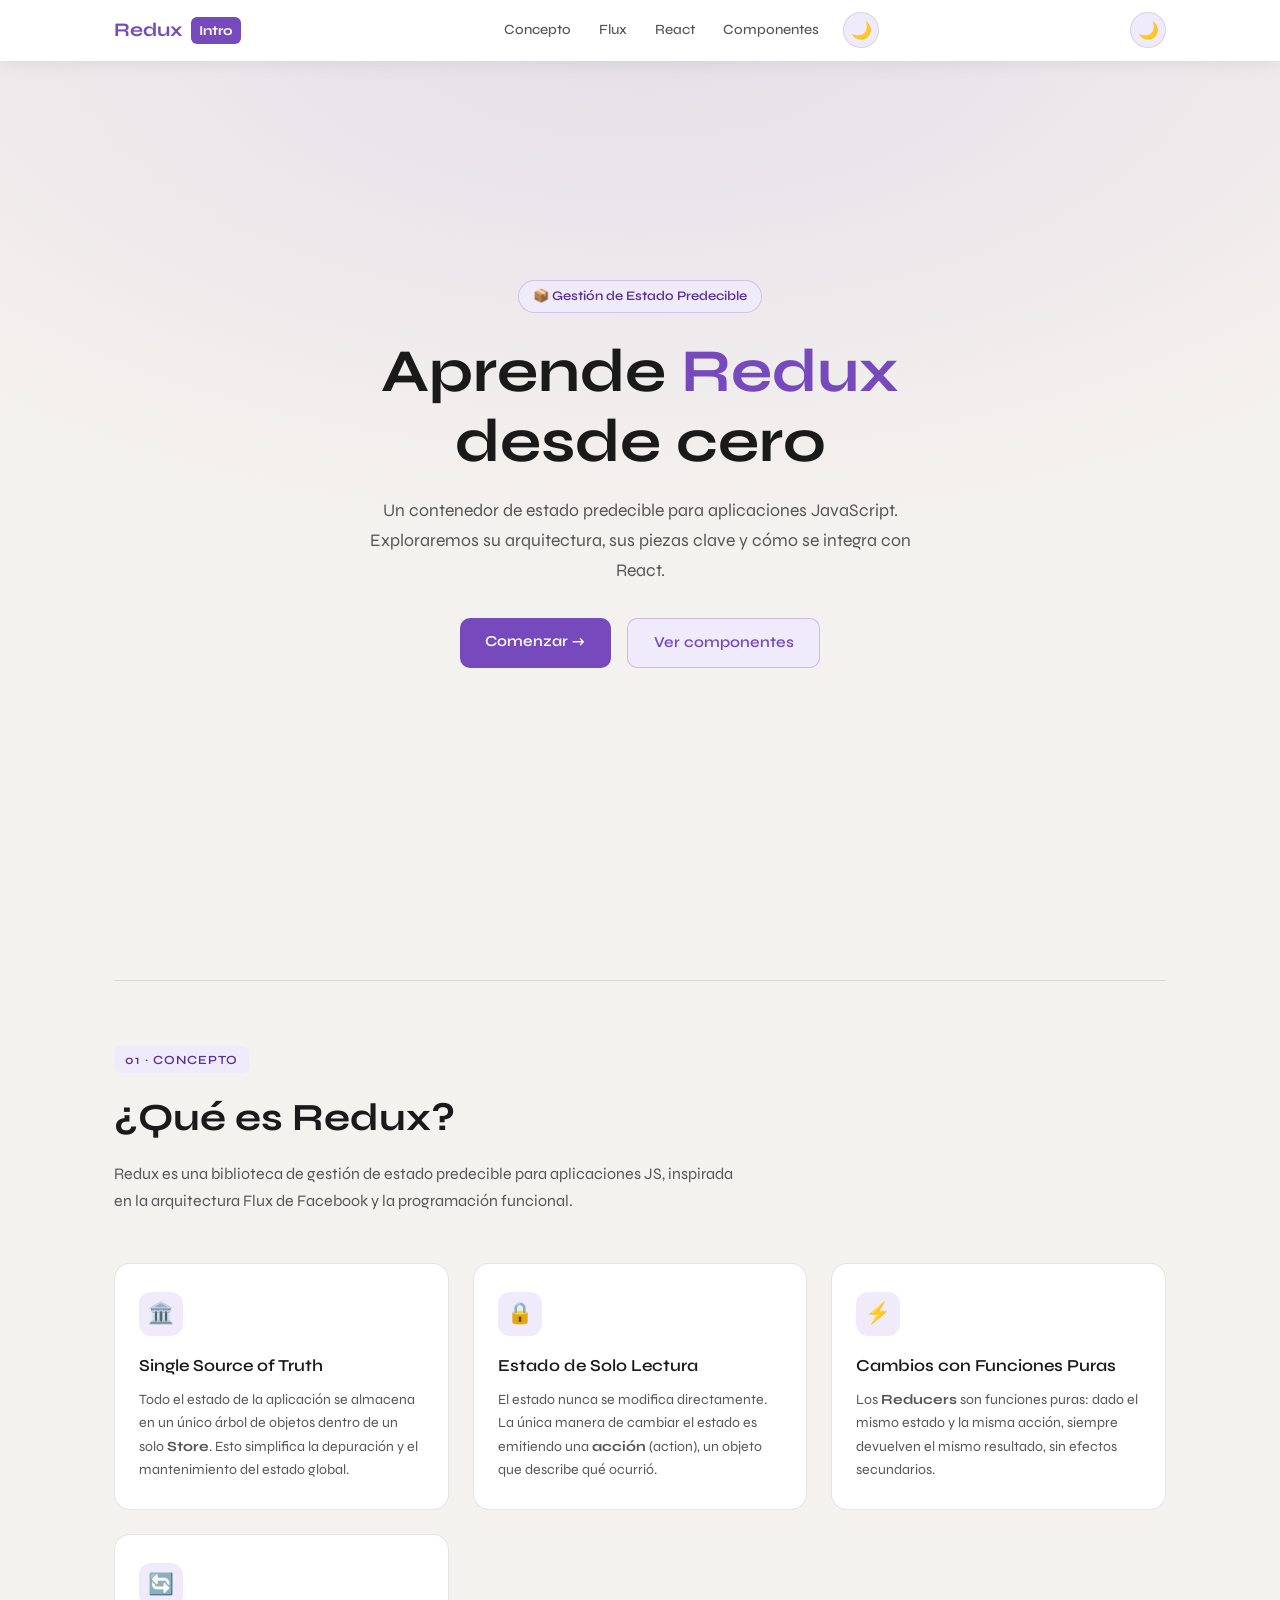
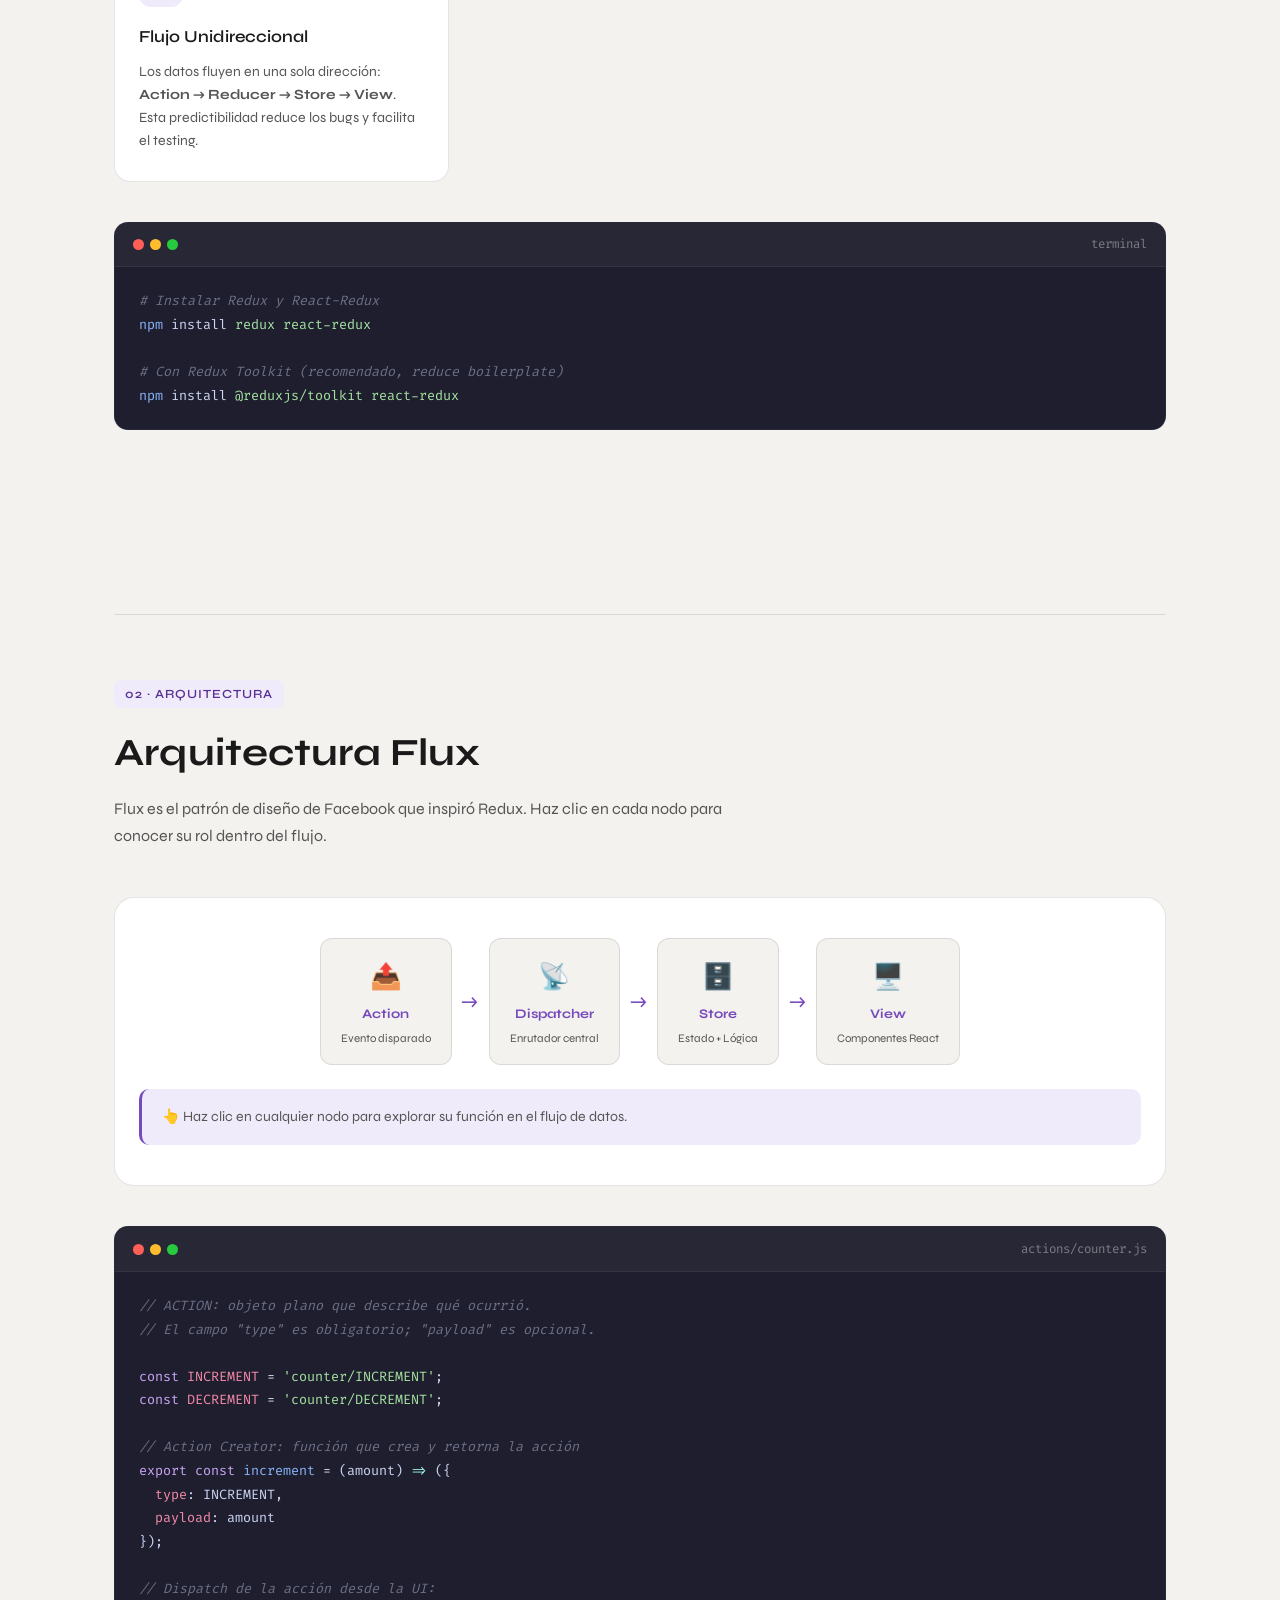
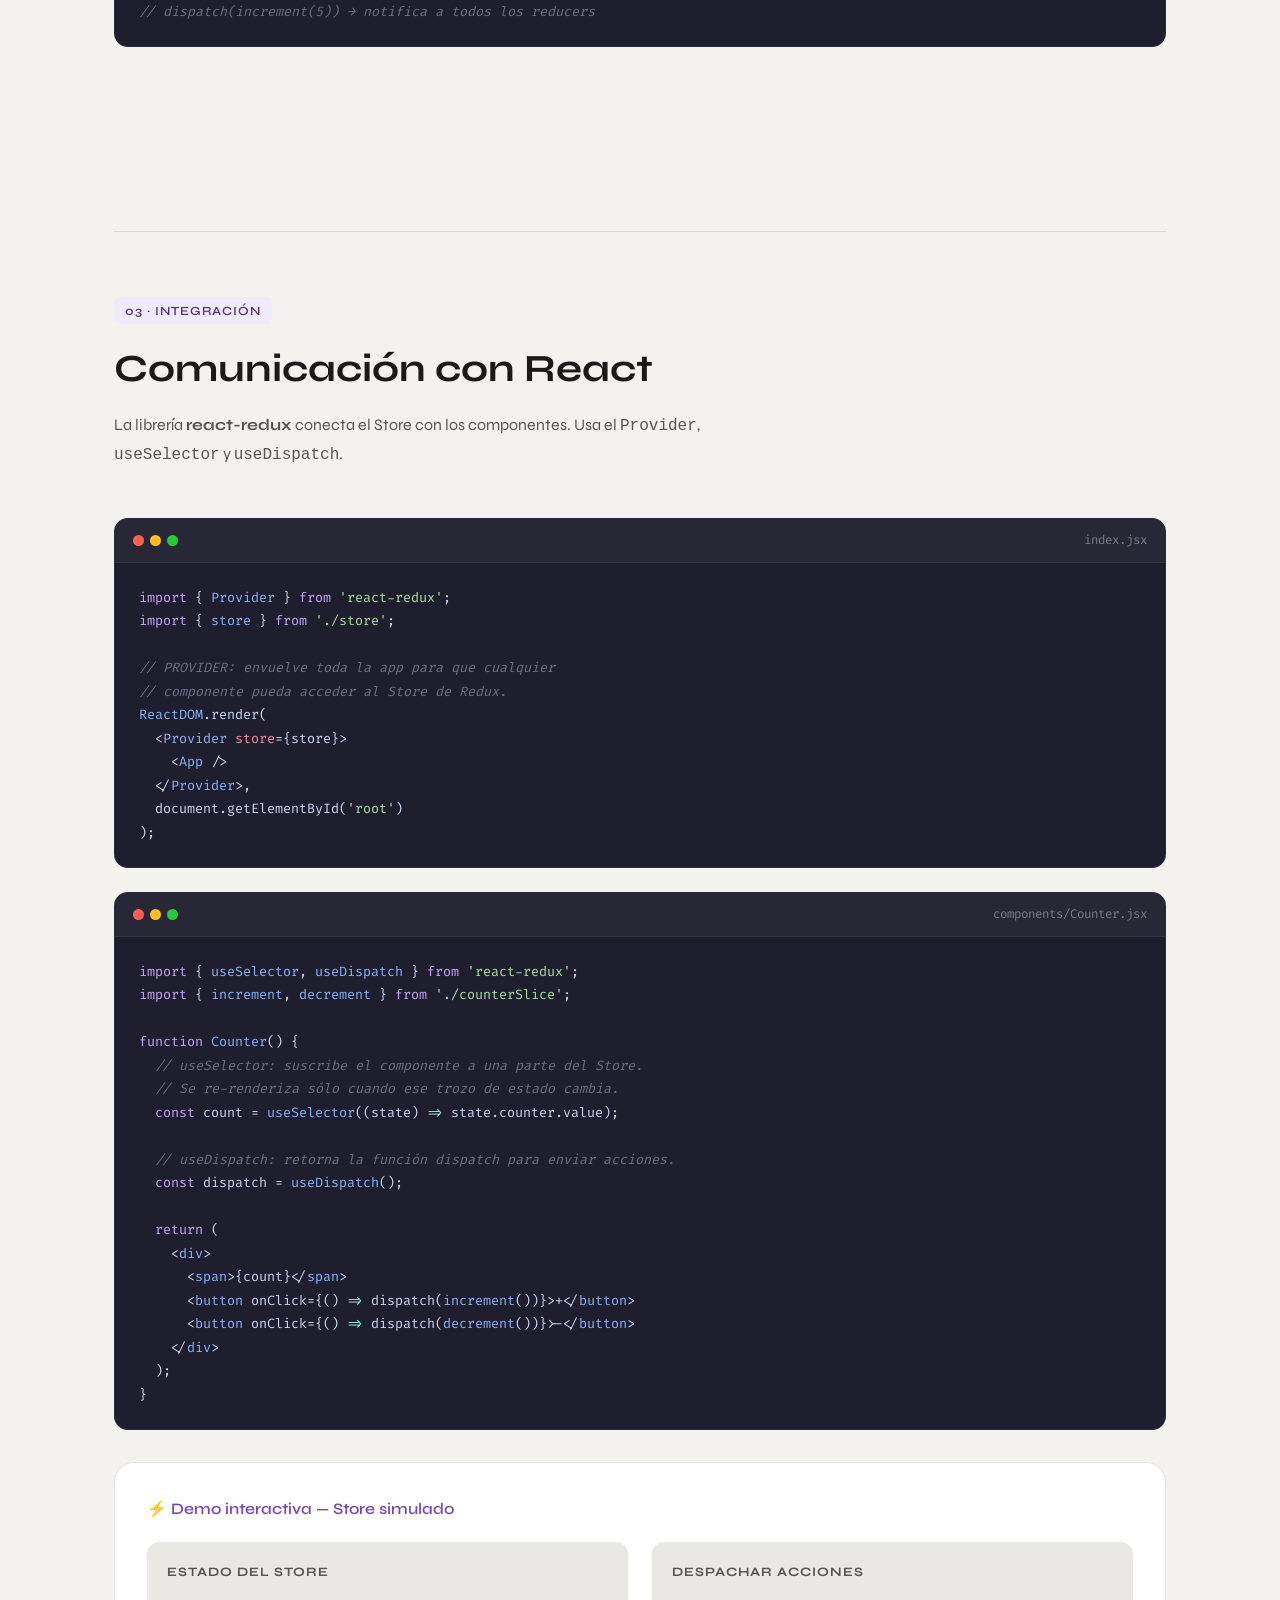
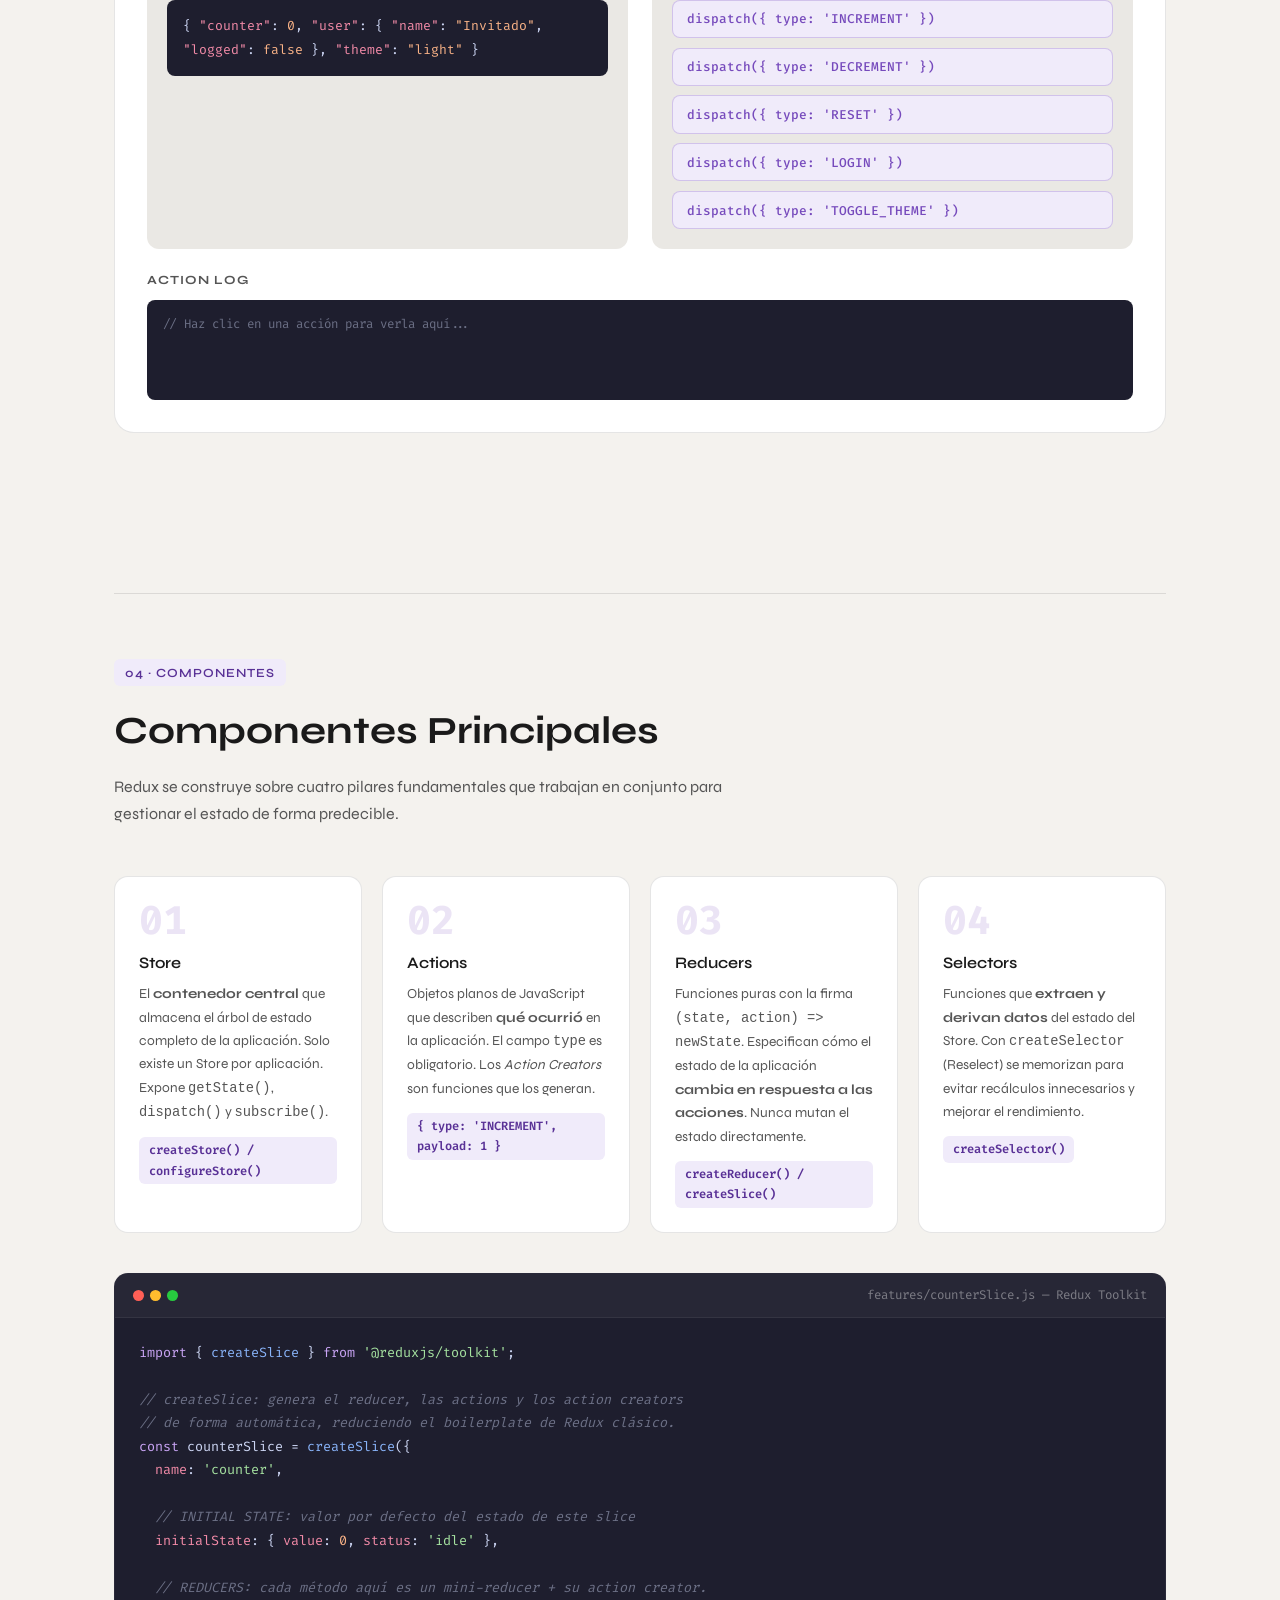
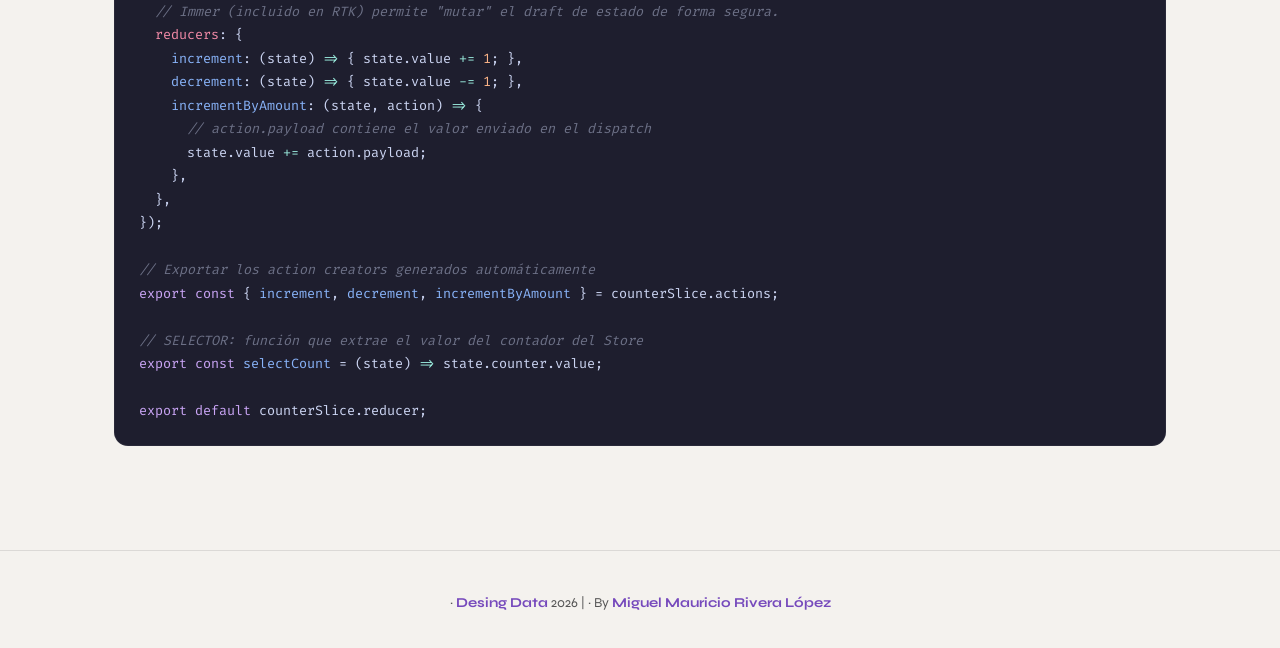
<file: redux-intro/index.html>
<!DOCTYPE html>
<html lang="es">
<head>
  <meta charset="UTF-8" />
  <meta name="viewport" content="width=device-width, initial-scale=1.0" />
  <title>Introducción a Redux</title>
  <link href="https://fonts.googleapis.com/css2?family=Fira+Code:wght@400;500;600&family=Syne:wght@400;500;600;700&display=swap" rel="stylesheet" />
  <link rel="icon" href="https://desingdata.github.io/desingdata/img/DesingData_favicon-96x96.png" sizes="96x96"
    type="image/png">
  <style>
    /* ==========================================
       VARIABLES DE TEMA (LIGHT / DARK)
       Redux usa un único store de estado — aquí
       las CSS variables actúan como ese store
       ========================================== */
    :root {
      --bg:        #f4f2ee;
      --bg2:       #ffffff;
      --bg3:       #eae8e4;
      --text:      #1a1a1a;
      --text2:     #555;
      --accent:    #764abc;     /* color oficial de Redux */
      --accent2:   #593196;
      --tag:       #f0ebfa;
      --tag-text:  #593196;
      --border:    rgba(0,0,0,.1);
      --code-bg:   #1e1e2e;
      --code-text: #cdd6f4;
      --nav-bg:    #ffffff;
      --nav-shadow:0 2px 18px rgba(0,0,0,.08);
      --card-sh:   0 4px 24px rgba(118,74,188,.08);
      --arrow:     #764abc;
    }
    [data-theme="dark"] {
      --bg:        #12101a;
      --bg2:       #1c1828;
      --bg3:       #251f35;
      --text:      #ede9f8;
      --text2:     #a89cc8;
      --accent:    #a78bfa;
      --accent2:   #c4b5fd;
      --tag:       #2e2545;
      --tag-text:  #c4b5fd;
      --border:    rgba(255,255,255,.08);
      --code-bg:   #0d0b14;
      --code-text: #cdd6f4;
      --nav-bg:    #1c1828;
      --nav-shadow:0 2px 18px rgba(0,0,0,.4);
      --card-sh:   0 4px 24px rgba(167,139,250,.07);
      --arrow:     #a78bfa;
    }

    /* ==========================================
       RESET & BASE
       ========================================== */
    *, *::before, *::after { box-sizing: border-box; margin: 0; padding: 0; }
    html { scroll-behavior: smooth; }
    body {
      font-family: 'Syne', sans-serif;
      background: var(--bg);
      color: var(--text);
      transition: background .3s, color .3s;
      line-height: 1.7;
    }

    /* ==========================================
       NAVBAR (con menú hamburguesa)
       El NavBar actúa como el Dispatcher en Flux:
       recibe acciones (clics) y las envía
       ========================================== */
    nav {
      position: fixed; top: 0; left: 0; right: 0; z-index: 999;
      background: var(--nav-bg);
      box-shadow: var(--nav-shadow);
      transition: background .3s, box-shadow .3s;
    }
    .nav-inner {
      max-width: 1100px; margin: auto;
      display: flex; align-items: center;
      justify-content: space-between;
      padding: .75rem 1.5rem;
    }
    .nav-logo {
      font-size: 1.2rem; font-weight: 700;
      color: var(--accent); text-decoration: none;
      display: flex; align-items: center; gap: .5rem;
    }
    .nav-logo span {
      background: var(--accent);
      color: #fff;
      border-radius: 6px;
      padding: 2px 8px;
      font-size: .85rem;
    }
    .nav-links {
      display: flex; align-items: center; gap: .25rem;
    }
    .nav-links a {
      text-decoration: none; color: var(--text2);
      font-size: .88rem; font-weight: 500;
      padding: .4rem .75rem; border-radius: 8px;
      transition: background .2s, color .2s;
    }
    .nav-links a:hover { background: var(--tag); color: var(--accent); }

    /* Botón de tema */
    #theme-btn {
      background: var(--tag);
      border: 1px solid var(--border);
      border-radius: 50%;
      width: 36px; height: 36px;
      font-size: 1.05rem;
      cursor: pointer; color: var(--accent);
      display: flex; align-items: center; justify-content: center;
      transition: background .2s, transform .2s;
      margin-left: .5rem;
    }
    #theme-btn:hover { transform: rotate(20deg); }

    /* Botón hamburguesa */
    #hamburger {
      display: none; flex-direction: column;
      gap: 5px; cursor: pointer;
      background: none; border: none;
      padding: .25rem;
    }
    #hamburger span {
      display: block; width: 24px; height: 2.5px;
      background: var(--accent); border-radius: 2px;
      transition: transform .3s, opacity .3s;
    }
    #hamburger.open span:nth-child(1) { transform: translateY(7.5px) rotate(45deg); }
    #hamburger.open span:nth-child(2) { opacity: 0; }
    #hamburger.open span:nth-child(3) { transform: translateY(-7.5px) rotate(-45deg); }

    /* Menú móvil */
    .mobile-menu {
      display: none; flex-direction: column; gap: .25rem;
      padding: 1rem 1.5rem 1.25rem;
      border-top: 1px solid var(--border);
    }
    .mobile-menu a {
      text-decoration: none; color: var(--text2);
      font-size: .95rem; font-weight: 500;
      padding: .55rem .75rem; border-radius: 8px;
      transition: background .2s, color .2s;
    }
    .mobile-menu a:hover { background: var(--tag); color: var(--accent); }
    .mobile-menu.open { display: flex; }

    /* ==========================================
       HERO
       ========================================== */
    .hero {
      min-height: 100vh;
      display: flex; align-items: center; justify-content: center;
      text-align: center;
      padding: 7rem 1.5rem 4rem;
      background: radial-gradient(ellipse 80% 60% at 50% 0%, color-mix(in srgb, var(--accent) 12%, transparent), transparent);
    }
    .hero-content { max-width: 720px; }
    .hero-badge {
      display: inline-flex; align-items: center; gap: .5rem;
      background: var(--tag); color: var(--tag-text);
      border-radius: 20px; padding: .3rem .9rem;
      font-size: .82rem; font-weight: 600;
      margin-bottom: 1.5rem;
      border: 1px solid color-mix(in srgb, var(--accent) 25%, transparent);
    }
    .hero h1 {
      font-size: clamp(2.2rem, 6vw, 3.8rem);
      font-weight: 700; line-height: 1.15;
      color: var(--text);
      margin-bottom: 1.2rem;
    }
    .hero h1 em {
      font-style: normal;
      color: var(--accent);
      position: relative;
    }
    .hero p {
      font-size: 1.1rem; color: var(--text2);
      max-width: 560px; margin: 0 auto 2rem;
    }
    .hero-cta {
      display: inline-flex; gap: 1rem; flex-wrap: wrap; justify-content: center;
    }
    .btn-primary {
      background: var(--accent); color: #fff;
      padding: .7rem 1.6rem; border-radius: 10px;
      font-weight: 600; font-size: .95rem;
      text-decoration: none;
      transition: background .2s, transform .15s;
      border: none; cursor: pointer;
    }
    .btn-primary:hover { background: var(--accent2); transform: translateY(-2px); }
    .btn-secondary {
      background: var(--tag); color: var(--accent);
      padding: .7rem 1.6rem; border-radius: 10px;
      font-weight: 600; font-size: .95rem;
      text-decoration: none;
      border: 1px solid color-mix(in srgb, var(--accent) 30%, transparent);
      transition: background .2s, transform .15s;
    }
    .btn-secondary:hover { background: var(--bg3); transform: translateY(-2px); }

    /* ==========================================
       SECCIÓN GENÉRICA
       ========================================== */
    section {
      padding: 5rem 1.5rem;
      max-width: 1100px; margin: auto;
    }
    .section-tag {
      display: inline-block;
      background: var(--tag); color: var(--tag-text);
      border-radius: 6px; padding: .2rem .7rem;
      font-size: .78rem; font-weight: 600;
      letter-spacing: .08em; text-transform: uppercase;
      margin-bottom: .75rem;
    }
    .section-title {
      font-size: clamp(1.6rem, 4vw, 2.4rem);
      font-weight: 700; margin-bottom: .6rem;
      color: var(--text);
    }
    .section-subtitle {
      color: var(--text2); font-size: 1rem;
      max-width: 620px; margin-bottom: 3rem;
    }
    .section-divider {
      border: none; border-top: 1px solid var(--border);
      margin: 0 0 4rem;
    }

    /* ==========================================
       TARJETAS DE CONCEPTO
       ========================================== */
    .cards-grid {
      display: grid;
      grid-template-columns: repeat(auto-fit, minmax(260px, 1fr));
      gap: 1.5rem;
    }
    .card {
      background: var(--bg2);
      border: 1px solid var(--border);
      border-radius: 16px;
      padding: 1.75rem 1.5rem;
      transition: transform .2s, box-shadow .2s;
      position: relative;
      overflow: hidden;
    }
    .card::before {
      content: '';
      position: absolute; top: 0; left: 0; right: 0;
      height: 3px;
      background: linear-gradient(90deg, var(--accent), var(--accent2));
      opacity: 0; transition: opacity .2s;
    }
    .card:hover { transform: translateY(-4px); box-shadow: var(--card-sh); }
    .card:hover::before { opacity: 1; }
    .card-icon {
      width: 44px; height: 44px; border-radius: 12px;
      background: var(--tag); color: var(--accent);
      display: flex; align-items: center; justify-content: center;
      font-size: 1.3rem; margin-bottom: 1rem;
    }
    .card h3 { font-size: 1.05rem; font-weight: 600; margin-bottom: .5rem; }
    .card p { font-size: .88rem; color: var(--text2); line-height: 1.65; }

    /* ==========================================
       ARQUITECTURA FLUX — DIAGRAMA VISUAL
       Un diagrama interactivo que muestra el flujo
       unidireccional de datos en Flux/Redux
       ========================================== */
    .flux-diagram {
      display: flex; align-items: center;
      justify-content: center; flex-wrap: wrap;
      gap: 0; margin: 2.5rem 0;
      background: var(--bg2);
      border: 1px solid var(--border);
      border-radius: 20px;
      padding: 2.5rem 1.5rem;
    }
    .flux-node {
      background: var(--bg);
      border: 1.5px solid var(--border);
      border-radius: 12px;
      padding: 1rem 1.25rem;
      text-align: center;
      min-width: 110px;
      cursor: pointer;
      transition: background .2s, border-color .2s, transform .15s;
      position: relative;
    }
    .flux-node:hover,
    .flux-node.active {
      background: var(--tag);
      border-color: var(--accent);
      transform: scale(1.05);
    }
    .flux-node .fn-icon { font-size: 1.6rem; display: block; margin-bottom: .3rem; }
    .flux-node .fn-title {
      font-size: .82rem; font-weight: 700;
      color: var(--accent); display: block;
    }
    .flux-node .fn-desc {
      font-size: .72rem; color: var(--text2);
      display: block; margin-top: .2rem;
    }
    .flux-arrow {
      display: flex; align-items: center;
      padding: 0 .6rem;
      color: var(--arrow); font-size: 1.3rem;
      user-select: none;
    }
    .flux-info {
      margin-top: 1.5rem; width: 100%;
      background: var(--tag);
      border-radius: 10px;
      padding: 1rem 1.25rem;
      font-size: .88rem; color: var(--text2);
      border-left: 3px solid var(--accent);
      min-height: 52px;
      transition: all .2s;
    }
    .flux-info strong { color: var(--accent); }

    /* ==========================================
       BLOQUES DE CÓDIGO
       Representan la parte "Store" de Redux:
       contienen el estado (código) de la app
       ========================================== */
    .code-block {
      background: var(--code-bg);
      border-radius: 14px;
      overflow: hidden;
      margin: 1.5rem 0;
      border: 1px solid rgba(255,255,255,.05);
    }
    .code-header {
      display: flex; align-items: center;
      justify-content: space-between;
      padding: .7rem 1.1rem;
      background: rgba(255,255,255,.04);
      border-bottom: 1px solid rgba(255,255,255,.06);
    }
    .code-dots { display: flex; gap: 6px; }
    .code-dots span {
      width: 11px; height: 11px; border-radius: 50%;
    }
    .code-dots span:nth-child(1) { background: #ff5f56; }
    .code-dots span:nth-child(2) { background: #ffbd2e; }
    .code-dots span:nth-child(3) { background: #27c93f; }
    .code-filename {
      font-family: 'Fira Code', monospace;
      font-size: .78rem; color: rgba(255,255,255,.4);
    }
    .code-block pre {
      font-family: 'Fira Code', monospace;
      font-size: .84rem;
      color: var(--code-text);
      padding: 1.4rem 1.5rem;
      overflow-x: auto;
      line-height: 1.75;
      tab-size: 2;
    }
    .hl-kw   { color: #cba6f7; }   /* keyword  */
    .hl-fn   { color: #89b4fa; }   /* function */
    .hl-str  { color: #a6e3a1; }   /* string   */
    .hl-num  { color: #fab387; }   /* number   */
    .hl-cm   { color: #6c7086; font-style: italic; } /* comment */
    .hl-obj  { color: #f38ba8; }   /* object key */
    .hl-op   { color: #94e2d5; }   /* operator */

    /* ==========================================
       MINI DEMO REDUX — componente interactivo
       Simula un Store Redux real: state + actions
       ========================================== */
    .demo-wrapper {
      background: var(--bg2);
      border: 1px solid var(--border);
      border-radius: 20px;
      padding: 2rem;
      margin-top: 2rem;
    }
    .demo-title {
      font-size: 1rem; font-weight: 600;
      margin-bottom: 1.25rem;
      display: flex; align-items: center; gap: .5rem;
      color: var(--accent);
    }
    .demo-grid {
      display: grid;
      grid-template-columns: 1fr 1fr;
      gap: 1.5rem;
    }
    @media (max-width: 600px) {
      .demo-grid { grid-template-columns: 1fr; }
    }
    .demo-panel {
      background: var(--bg3);
      border-radius: 12px; padding: 1.25rem;
    }
    .demo-panel h4 {
      font-size: .8rem; font-weight: 700;
      letter-spacing: .08em; text-transform: uppercase;
      color: var(--text2); margin-bottom: 1rem;
    }
    .state-display {
      background: var(--code-bg);
      border-radius: 8px;
      padding: .9rem 1rem;
      font-family: 'Fira Code', monospace;
      font-size: .82rem;
      color: var(--code-text);
      line-height: 1.8;
    }
    .state-val { color: #fab387; }
    .state-key { color: #f38ba8; }
    .action-buttons { display: flex; flex-direction: column; gap: .6rem; }
    .action-btn {
      background: var(--tag);
      color: var(--accent);
      border: 1px solid color-mix(in srgb, var(--accent) 25%, transparent);
      border-radius: 8px; padding: .6rem .9rem;
      font-family: 'Fira Code', monospace;
      font-size: .8rem; font-weight: 500;
      cursor: pointer;
      text-align: left;
      transition: background .2s, transform .1s;
    }
    .action-btn:hover { background: color-mix(in srgb, var(--accent) 15%, transparent); transform: translateX(3px); }
    .dispatch-log {
      background: var(--code-bg);
      border-radius: 8px;
      padding: .9rem 1rem;
      font-family: 'Fira Code', monospace;
      font-size: .78rem;
      color: #6c7086;
      min-height: 100px;
      max-height: 150px;
      overflow-y: auto;
    }
    .log-entry { margin-bottom: .35rem; }
    .log-entry.new { color: #a6e3a1; }

    /* ==========================================
       TARJETAS DE COMPONENTES PRINCIPALES
       ========================================== */
    .comp-list {
      display: grid;
      grid-template-columns: repeat(auto-fit, minmax(240px, 1fr));
      gap: 1.25rem;
    }
    .comp-card {
      background: var(--bg2);
      border: 1px solid var(--border);
      border-radius: 14px;
      padding: 1.5rem;
      position: relative;
    }
    .comp-num {
      font-size: 2.5rem; font-weight: 700;
      color: color-mix(in srgb, var(--accent) 15%, transparent);
      line-height: 1; margin-bottom: .5rem;
      font-family: 'Fira Code', monospace;
    }
    .comp-card h3 { font-size: 1rem; font-weight: 600; margin-bottom: .4rem; }
    .comp-card p  { font-size: .86rem; color: var(--text2); }
    .comp-tag {
      display: inline-block; margin-top: .8rem;
      background: var(--tag); color: var(--tag-text);
      border-radius: 6px; padding: .2rem .6rem;
      font-size: .75rem; font-weight: 600;
      font-family: 'Fira Code', monospace;
    }

    /* ==========================================
       FOOTER
       ========================================== */
    footer {
      text-align: center; padding: 2.5rem 1.5rem;
      border-top: 1px solid var(--border);
      color: var(--text2); font-size: .85rem;
    }
    footer strong { color: var(--accent); }

    /* ==========================================
       RESPONSIVE — menú hamburguesa activo
       ========================================== */
    @media (max-width: 768px) {
      .nav-links { display: none; }
      #hamburger { display: flex; }
    }

    /* ==========================================
       SCROLLBAR
       ========================================== */
    ::-webkit-scrollbar { width: 6px; height: 6px; }
    ::-webkit-scrollbar-track { background: transparent; }
    ::-webkit-scrollbar-thumb { background: var(--border); border-radius: 4px; }
  </style>
</head>
<body>

<!-- =============================================
     NAVBAR
     Actúa como el "View Layer" de Redux:
     observa el estado y despacha acciones
     ============================================= -->
<nav id="navbar">
  <div class="nav-inner">
    <a href="#hero" class="nav-logo">
      Redux <span>Intro</span>
    </a>

    <!-- Links escritorio -->
    <div class="nav-links" id="nav-links">
      <a href="#concepto">Concepto</a>
      <a href="#flux">Flux</a>
      <a href="#react">React</a>
      <a href="#componentes">Componentes</a>
      <!-- Botón de tema: despacha la "acción" cambio de tema -->
      <button id="theme-btn" onclick="toggleTheme()" title="Cambiar tema" aria-label="Cambiar tema">
        <span id="theme-icon">🌙</span>
      </button>
    </div>

    <!-- Controles móvil -->
    <div style="display:flex;align-items:center;gap:.5rem">
      <button id="theme-btn-mobile" onclick="toggleTheme()" title="Cambiar tema" aria-label="Cambiar tema" style="background:var(--tag);border:1px solid var(--border);border-radius:50%;width:36px;height:36px;font-size:1.05rem;cursor:pointer;color:var(--accent);display:flex;align-items:center;justify-content:center;">
        <span id="theme-icon-m">🌙</span>
      </button>
      <button id="hamburger" onclick="toggleMenu()" aria-label="Menú">
        <span></span><span></span><span></span>
      </button>
    </div>
  </div>

  <!-- Menú móvil desplegable -->
  <div class="mobile-menu" id="mobile-menu">
    <a href="#concepto"    onclick="closeMenu()">Concepto</a>
    <a href="#flux"        onclick="closeMenu()">Arquitectura Flux</a>
    <a href="#react"       onclick="closeMenu()">Comunicación React</a>
    <a href="#componentes" onclick="closeMenu()">Componentes</a>
  </div>
</nav>

<!-- =============================================
     HERO
     ============================================= -->
<div class="hero" id="hero">
  <div class="hero-content">
    <div class="hero-badge">
      📦 Gestión de Estado Predecible
    </div>
    <h1>
      Aprende <em>Redux</em><br />desde cero
    </h1>
    <p>
      Un contenedor de estado predecible para aplicaciones JavaScript.
      Exploraremos su arquitectura, sus piezas clave y cómo se integra con React.
    </p>
    <div class="hero-cta">
      <a href="#concepto" class="btn-primary">Comenzar →</a>
      <a href="#componentes" class="btn-secondary">Ver componentes</a>
    </div>
  </div>
</div>

<!-- =============================================
     SECCIÓN 1 — CONCEPTO DE REDUX
     Redux es un patrón de gestión de estado
     que centraliza los datos en un único Store.
     ============================================= -->
<section id="concepto">
  <hr class="section-divider" />
  <div class="section-tag">01 · Concepto</div>
  <h2 class="section-title">¿Qué es Redux?</h2>
  <p class="section-subtitle">
    Redux es una biblioteca de gestión de estado predecible para aplicaciones JS,
    inspirada en la arquitectura Flux de Facebook y la programación funcional.
  </p>

  <div class="cards-grid">
    <!-- Tarjeta: Estado único -->
    <div class="card">
      <div class="card-icon">🏛️</div>
      <h3>Single Source of Truth</h3>
      <!-- CONCEPTO: El estado global de la app vive en UN solo Store,
           lo que facilita depuración e hidratación del estado. -->
      <p>
        Todo el estado de la aplicación se almacena en un único árbol de objetos
        dentro de un solo <strong>Store</strong>. Esto simplifica la depuración
        y el mantenimiento del estado global.
      </p>
    </div>

    <!-- Tarjeta: Estado de solo lectura -->
    <div class="card">
      <div class="card-icon">🔒</div>
      <h3>Estado de Solo Lectura</h3>
      <!-- CONCEPTO: El estado es inmutable. La única forma de mutarlo
           es mediante el dispatch de una Action. -->
      <p>
        El estado nunca se modifica directamente. La única manera de cambiar
        el estado es emitiendo una <strong>acción</strong> (action), un objeto
        que describe qué ocurrió.
      </p>
    </div>

    <!-- Tarjeta: Cambios con funciones puras -->
    <div class="card">
      <div class="card-icon">⚡</div>
      <h3>Cambios con Funciones Puras</h3>
      <!-- CONCEPTO: Los Reducers son funciones puras que reciben el estado
           actual y una acción, y retornan el nuevo estado. -->
      <p>
        Los <strong>Reducers</strong> son funciones puras: dado el mismo estado
        y la misma acción, siempre devuelven el mismo resultado, sin efectos
        secundarios.
      </p>
    </div>

    <!-- Tarjeta: Flujo unidireccional -->
    <div class="card">
      <div class="card-icon">🔄</div>
      <h3>Flujo Unidireccional</h3>
      <!-- CONCEPTO: Los datos siempre fluyen en una dirección:
           Action → Reducer → Store → View. Esto hace el código
           muy predecible y fácil de trazar. -->
      <p>
        Los datos fluyen en una sola dirección: <strong>Action → Reducer → Store
        → View</strong>. Esta predictibilidad reduce los bugs y facilita el
        testing.
      </p>
    </div>
  </div>

  <!-- Bloque de código: instalación básica -->
  <div class="code-block" style="margin-top:2.5rem">
    <div class="code-header">
      <div class="code-dots"><span></span><span></span><span></span></div>
      <span class="code-filename">terminal</span>
    </div>
    <pre><span class="hl-cm"># Instalar Redux y React-Redux</span>
<span class="hl-fn">npm</span> install <span class="hl-str">redux react-redux</span>

<span class="hl-cm"># Con Redux Toolkit (recomendado, reduce boilerplate)</span>
<span class="hl-fn">npm</span> install <span class="hl-str">@reduxjs/toolkit react-redux</span></pre>
  </div>
</section>

<!-- =============================================
     SECCIÓN 2 — ARQUITECTURA FLUX
     Flux es el patrón de diseño que inspiró Redux.
     Define un flujo de datos estrictamente unidireccional.
     ============================================= -->
<section id="flux">
  <hr class="section-divider" />
  <div class="section-tag">02 · Arquitectura</div>
  <h2 class="section-title">Arquitectura Flux</h2>
  <p class="section-subtitle">
    Flux es el patrón de diseño de Facebook que inspiró Redux.
    Haz clic en cada nodo para conocer su rol dentro del flujo.
  </p>

  <!-- Diagrama interactivo Flux -->
  <div class="flux-diagram">
    <!-- NODO: Action — describe qué ocurrió en la app -->
    <div class="flux-node" id="fn-action" onclick="showFluxInfo('action')" tabindex="0">
      <span class="fn-icon">📤</span>
      <span class="fn-title">Action</span>
      <span class="fn-desc">Evento disparado</span>
    </div>

    <div class="flux-arrow">→</div>

    <!-- NODO: Dispatcher — enrutador central de todas las acciones -->
    <div class="flux-node" id="fn-dispatcher" onclick="showFluxInfo('dispatcher')" tabindex="0">
      <span class="fn-icon">📡</span>
      <span class="fn-title">Dispatcher</span>
      <span class="fn-desc">Enrutador central</span>
    </div>

    <div class="flux-arrow">→</div>

    <!-- NODO: Store — contiene y administra el estado -->
    <div class="flux-node" id="fn-store" onclick="showFluxInfo('store')" tabindex="0">
      <span class="fn-icon">🗄️</span>
      <span class="fn-title">Store</span>
      <span class="fn-desc">Estado + Lógica</span>
    </div>

    <div class="flux-arrow">→</div>

    <!-- NODO: View — la interfaz React que consume el Store -->
    <div class="flux-node" id="fn-view" onclick="showFluxInfo('view')" tabindex="0">
      <span class="fn-icon">🖥️</span>
      <span class="fn-title">View</span>
      <span class="fn-desc">Componentes React</span>
    </div>

    <!-- Panel de información dinámica -->
    <div class="flux-info" id="flux-info">
      👆 Haz clic en cualquier nodo para explorar su función en el flujo de datos.
    </div>
  </div>

  <!-- Bloque de código: ejemplo de acción Flux/Redux -->
  <div class="code-block">
    <div class="code-header">
      <div class="code-dots"><span></span><span></span><span></span></div>
      <span class="code-filename">actions/counter.js</span>
    </div>
    <!-- ACTION: objeto plano con { type, payload } que describe un evento -->
    <pre><span class="hl-cm">// ACTION: objeto plano que describe qué ocurrió.
// El campo "type" es obligatorio; "payload" es opcional.</span>

<span class="hl-kw">const</span> <span class="hl-obj">INCREMENT</span> = <span class="hl-str">'counter/INCREMENT'</span>;
<span class="hl-kw">const</span> <span class="hl-obj">DECREMENT</span> = <span class="hl-str">'counter/DECREMENT'</span>;

<span class="hl-cm">// Action Creator: función que crea y retorna la acción</span>
<span class="hl-kw">export const</span> <span class="hl-fn">increment</span> = (amount) <span class="hl-op">=></span> ({
  <span class="hl-obj">type</span>: INCREMENT,
  <span class="hl-obj">payload</span>: amount
});

<span class="hl-cm">// Dispatch de la acción desde la UI:</span>
<span class="hl-cm">// dispatch(increment(5)) → notifica a todos los reducers</span></pre>
  </div>
</section>

<!-- =============================================
     SECCIÓN 3 — COMUNICACIÓN CON REACT
     React-Redux conecta el Store de Redux con
     los componentes React mediante hooks y el Provider.
     ============================================= -->
<section id="react">
  <hr class="section-divider" />
  <div class="section-tag">03 · Integración</div>
  <h2 class="section-title">Comunicación con React</h2>
  <p class="section-subtitle">
    La librería <strong>react-redux</strong> conecta el Store con los componentes.
    Usa el <code>Provider</code>, <code>useSelector</code> y <code>useDispatch</code>.
  </p>

  <!-- Bloque de código: Provider -->
  <div class="code-block">
    <div class="code-header">
      <div class="code-dots"><span></span><span></span><span></span></div>
      <span class="code-filename">index.jsx</span>
    </div>
    <!-- PROVIDER: componente que envuelve la app y provee el Store
         a todos los componentes descendientes mediante Context API -->
    <pre><span class="hl-kw">import</span> { <span class="hl-fn">Provider</span> } <span class="hl-kw">from</span> <span class="hl-str">'react-redux'</span>;
<span class="hl-kw">import</span> { <span class="hl-fn">store</span> } <span class="hl-kw">from</span> <span class="hl-str">'./store'</span>;

<span class="hl-cm">// PROVIDER: envuelve toda la app para que cualquier
// componente pueda acceder al Store de Redux.</span>
<span class="hl-fn">ReactDOM</span>.render(
  &lt;<span class="hl-fn">Provider</span> <span class="hl-obj">store</span>={store}&gt;
    &lt;<span class="hl-fn">App</span> /&gt;
  &lt;/<span class="hl-fn">Provider</span>&gt;,
  document.getElementById(<span class="hl-str">'root'</span>)
);</pre>
  </div>

  <!-- Bloque de código: hooks useSelector y useDispatch -->
  <div class="code-block">
    <div class="code-header">
      <div class="code-dots"><span></span><span></span><span></span></div>
      <span class="code-filename">components/Counter.jsx</span>
    </div>
    <pre><span class="hl-kw">import</span> { <span class="hl-fn">useSelector</span>, <span class="hl-fn">useDispatch</span> } <span class="hl-kw">from</span> <span class="hl-str">'react-redux'</span>;
<span class="hl-kw">import</span> { <span class="hl-fn">increment</span>, <span class="hl-fn">decrement</span> } <span class="hl-kw">from</span> <span class="hl-str">'./counterSlice'</span>;

<span class="hl-kw">function</span> <span class="hl-fn">Counter</span>() {
  <span class="hl-cm">// useSelector: suscribe el componente a una parte del Store.
  // Se re-renderiza sólo cuando ese trozo de estado cambia.</span>
  <span class="hl-kw">const</span> count = <span class="hl-fn">useSelector</span>((state) <span class="hl-op">=></span> state.counter.value);

  <span class="hl-cm">// useDispatch: retorna la función dispatch para enviar acciones.</span>
  <span class="hl-kw">const</span> dispatch = <span class="hl-fn">useDispatch</span>();

  <span class="hl-kw">return</span> (
    &lt;<span class="hl-fn">div</span>&gt;
      &lt;<span class="hl-fn">span</span>&gt;{count}&lt;/<span class="hl-fn">span</span>&gt;
      &lt;<span class="hl-fn">button</span> onClick={() <span class="hl-op">=></span> dispatch(<span class="hl-fn">increment</span>())}&gt;+&lt;/<span class="hl-fn">button</span>&gt;
      &lt;<span class="hl-fn">button</span> onClick={() <span class="hl-op">=></span> dispatch(<span class="hl-fn">decrement</span>())}&gt;-&lt;/<span class="hl-fn">button</span>&gt;
    &lt;/<span class="hl-fn">div</span>&gt;
  );
}</pre>
  </div>

  <!-- MINI DEMO INTERACTIVA: simulación de Redux Store en JS puro -->
  <div class="demo-wrapper">
    <div class="demo-title">
      ⚡ Demo interactiva — Store simulado
    </div>
    <div class="demo-grid">
      <!-- Panel estado actual -->
      <div class="demo-panel">
        <h4>Estado del Store</h4>
        <div class="state-display" id="state-display">
{
  <span class="state-key">"counter"</span>: <span class="state-val" id="sd-count">0</span>,
  <span class="state-key">"user"</span>: {
    <span class="state-key">"name"</span>: <span class="state-val" id="sd-name">"Invitado"</span>,
    <span class="state-key">"logged"</span>: <span class="state-val" id="sd-logged">false</span>
  },
  <span class="state-key">"theme"</span>: <span class="state-val" id="sd-theme">"light"</span>
}
        </div>
      </div>
      <!-- Panel acciones -->
      <div class="demo-panel">
        <h4>Despachar Acciones</h4>
        <!-- Cada botón simula un dispatch() de Redux -->
        <div class="action-buttons">
          <button class="action-btn" onclick="demoDispatch('INCREMENT')">
            dispatch({ type: 'INCREMENT' })
          </button>
          <button class="action-btn" onclick="demoDispatch('DECREMENT')">
            dispatch({ type: 'DECREMENT' })
          </button>
          <button class="action-btn" onclick="demoDispatch('RESET')">
            dispatch({ type: 'RESET' })
          </button>
          <button class="action-btn" onclick="demoDispatch('LOGIN')">
            dispatch({ type: 'LOGIN' })
          </button>
          <button class="action-btn" onclick="demoDispatch('TOGGLE_THEME')">
            dispatch({ type: 'TOGGLE_THEME' })
          </button>
        </div>
      </div>
    </div>
    <!-- Log de acciones despachadas -->
    <div style="margin-top:1.25rem">
      <h4 style="font-size:.78rem;font-weight:700;letter-spacing:.08em;text-transform:uppercase;color:var(--text2);margin-bottom:.6rem;">
        Action Log
      </h4>
      <div class="dispatch-log" id="dispatch-log">
        <span style="color:#6c7086">// Haz clic en una acción para verla aquí...</span>
      </div>
    </div>
  </div>
</section>

<!-- =============================================
     SECCIÓN 4 — COMPONENTES PRINCIPALES
     Las cuatro piezas fundamentales de Redux:
     Store, Actions, Reducers y Selectors.
     ============================================= -->
<section id="componentes">
  <hr class="section-divider" />
  <div class="section-tag">04 · Componentes</div>
  <h2 class="section-title">Componentes Principales</h2>
  <p class="section-subtitle">
    Redux se construye sobre cuatro pilares fundamentales que trabajan
    en conjunto para gestionar el estado de forma predecible.
  </p>

  <div class="comp-list">
    <!-- STORE: el repositorio central del estado -->
    <div class="comp-card">
      <div class="comp-num">01</div>
      <h3>Store</h3>
      <!-- El Store es el objeto que contiene el árbol de estado,
           expone getState(), dispatch() y subscribe() -->
      <p>
        El <strong>contenedor central</strong> que almacena el árbol de estado
        completo de la aplicación. Solo existe un Store por aplicación.
        Expone <code>getState()</code>, <code>dispatch()</code> y <code>subscribe()</code>.
      </p>
      <span class="comp-tag">createStore() / configureStore()</span>
    </div>

    <!-- ACTIONS: objetos que describen eventos -->
    <div class="comp-card">
      <div class="comp-num">02</div>
      <h3>Actions</h3>
      <!-- Las Actions son objetos planos con { type, payload }.
           Son la única fuente de información para actualizar el Store. -->
      <p>
        Objetos planos de JavaScript que describen <strong>qué ocurrió</strong>
        en la aplicación. El campo <code>type</code> es obligatorio.
        Los <em>Action Creators</em> son funciones que los generan.
      </p>
      <span class="comp-tag">{ type: 'INCREMENT', payload: 1 }</span>
    </div>

    <!-- REDUCERS: funciones puras que calculan el nuevo estado -->
    <div class="comp-card">
      <div class="comp-num">03</div>
      <h3>Reducers</h3>
      <!-- Los Reducers son funciones puras: (state, action) => newState.
           Nunca mutan el estado, siempre retornan un nuevo objeto. -->
      <p>
        Funciones puras con la firma <code>(state, action) =&gt; newState</code>.
        Especifican cómo el estado de la aplicación <strong>cambia en respuesta
        a las acciones</strong>. Nunca mutan el estado directamente.
      </p>
      <span class="comp-tag">createReducer() / createSlice()</span>
    </div>

    <!-- SELECTORS: funciones que extraen datos del Store -->
    <div class="comp-card">
      <div class="comp-num">04</div>
      <h3>Selectors</h3>
      <!-- Los Selectors son funciones que leen y/o derivan datos
           del estado. createSelector() los memoiza para eficiencia. -->
      <p>
        Funciones que <strong>extraen y derivan datos</strong> del estado del
        Store. Con <code>createSelector</code> (Reselect) se memorizan para
        evitar recálculos innecesarios y mejorar el rendimiento.
      </p>
      <span class="comp-tag">createSelector()</span>
    </div>
  </div>

  <!-- Bloque de código: Reducer completo con Redux Toolkit -->
  <div class="code-block" style="margin-top:2.5rem">
    <div class="code-header">
      <div class="code-dots"><span></span><span></span><span></span></div>
      <span class="code-filename">features/counterSlice.js  — Redux Toolkit</span>
    </div>
    <!-- REDUX TOOLKIT (RTK): La forma moderna y recomendada de escribir Redux.
         createSlice() genera automáticamente el reducer y los action creators. -->
    <pre><span class="hl-kw">import</span> { <span class="hl-fn">createSlice</span> } <span class="hl-kw">from</span> <span class="hl-str">'@reduxjs/toolkit'</span>;

<span class="hl-cm">// createSlice: genera el reducer, las actions y los action creators
// de forma automática, reduciendo el boilerplate de Redux clásico.</span>
<span class="hl-kw">const</span> counterSlice = <span class="hl-fn">createSlice</span>({
  <span class="hl-obj">name</span>: <span class="hl-str">'counter'</span>,

  <span class="hl-cm">// INITIAL STATE: valor por defecto del estado de este slice</span>
  <span class="hl-obj">initialState</span>: { <span class="hl-obj">value</span>: <span class="hl-num">0</span>, <span class="hl-obj">status</span>: <span class="hl-str">'idle'</span> },

  <span class="hl-cm">// REDUCERS: cada método aquí es un mini-reducer + su action creator.
  // Immer (incluido en RTK) permite "mutar" el draft de estado de forma segura.</span>
  <span class="hl-obj">reducers</span>: {
    <span class="hl-fn">increment</span>: (state) <span class="hl-op">=></span> { state.value <span class="hl-op">+=</span> <span class="hl-num">1</span>; },
    <span class="hl-fn">decrement</span>: (state) <span class="hl-op">=></span> { state.value <span class="hl-op">-=</span> <span class="hl-num">1</span>; },
    <span class="hl-fn">incrementByAmount</span>: (state, action) <span class="hl-op">=></span> {
      <span class="hl-cm">// action.payload contiene el valor enviado en el dispatch</span>
      state.value <span class="hl-op">+=</span> action.payload;
    },
  },
});

<span class="hl-cm">// Exportar los action creators generados automáticamente</span>
<span class="hl-kw">export const</span> { <span class="hl-fn">increment</span>, <span class="hl-fn">decrement</span>, <span class="hl-fn">incrementByAmount</span> } = counterSlice.actions;

<span class="hl-cm">// SELECTOR: función que extrae el valor del contador del Store</span>
<span class="hl-kw">export const</span> <span class="hl-fn">selectCount</span> = (state) <span class="hl-op">=></span> state.counter.value;

<span class="hl-kw">export default</span> counterSlice.reducer;</pre>
  </div>
</section>

<!-- =============================================
     FOOTER
     ============================================= -->
<footer>
  · <a style="text-decoration: none;" href="https://desingdata.github.io/desingdata/" target="_blank"><strong>Desing
        Data</strong> </a> 2026 |
    · By <a style="text-decoration: none;" href="https://miguelmauricioriveralopez18686.github.io/mrlPortafolio/"
      target="_blank"><strong>Miguel Mauricio Rivera López</strong></a>
 
</footer>

<!-- =============================================
     SCRIPTS
     El siguiente código JS simula el comportamiento
     de un Store de Redux en JavaScript puro.
     ============================================= -->
<script>
  // ==========================================
  // CAMBIO DE TEMA
  // Simula una "acción" SET_THEME en Redux:
  // al hacer dispatch, el estado del tema cambia
  // y la UI (el DOM) se actualiza.
  // ==========================================
  let isDark = false;

  function toggleTheme() {
    isDark = !isDark;
    // Despacha el "cambio de estado" al DOM (nuestro "Store" visual)
    document.documentElement.setAttribute('data-theme', isDark ? 'dark' : 'light');
    const icon = isDark ? '☀️' : '🌙';
    document.getElementById('theme-icon').textContent   = icon;
    document.getElementById('theme-icon-m').textContent = icon;
  }

  // ==========================================
  // MENÚ HAMBURGUESA
  // Actúa como un "toggle" de estado booleano,
  // igual que un reducer: open = !open
  // ==========================================
  function toggleMenu() {
    const btn  = document.getElementById('hamburger');
    const menu = document.getElementById('mobile-menu');
    btn.classList.toggle('open');
    menu.classList.toggle('open');
  }

  function closeMenu() {
    document.getElementById('hamburger').classList.remove('open');
    document.getElementById('mobile-menu').classList.remove('open');
  }

  // ==========================================
  // DIAGRAMA FLUX — INFO DINÁMICA
  // Cada nodo del diagrama tiene una "acción"
  // que actualiza el panel de información.
  // ==========================================
  const fluxData = {
    action: {
      title: 'Action',
      text: '<strong>¿Qué ocurrió?</strong> Una Action es un objeto plano <code>{ type, payload }</code> que describe un evento. Es el único mecanismo para notificar al sistema que algo sucedió. Ej: <code>{ type: "ADD_TODO", payload: "Estudiar Redux" }</code>.'
    },
    dispatcher: {
      title: 'Dispatcher',
      text: '<strong>Enrutador central.</strong> En Flux, el Dispatcher recibe todas las Actions y las reenvía a los Stores registrados. En Redux, esta función la cumple el método <code>store.dispatch(action)</code> directamente.'
    },
    store: {
      title: 'Store',
      text: '<strong>Fuente de verdad.</strong> Contiene el estado completo de la aplicación y expone <code>getState()</code>, <code>dispatch()</code> y <code>subscribe()</code>. En Redux solo existe <em>un</em> Store global.'
    },
    view: {
      title: 'View (React)',
      text: '<strong>Capa de presentación.</strong> Los componentes React se suscriben al Store con <code>useSelector()</code> y re-renderizan automáticamente al detectar cambios de estado. Para enviar acciones usan <code>useDispatch()</code>.'
    }
  };

  let activeNode = null;

  function showFluxInfo(id) {
    // Limpiar nodo activo anterior
    if (activeNode) document.getElementById('fn-' + activeNode).classList.remove('active');

    // Activar nuevo nodo
    activeNode = id;
    document.getElementById('fn-' + id).classList.add('active');

    // Actualizar panel de info (simula suscripción al Store)
    const data = fluxData[id];
    document.getElementById('flux-info').innerHTML = `
      <strong>${data.title}: </strong>${data.text}
    `;
  }

  // ==========================================
  // REDUX STORE SIMULADO (JS puro)
  // Implementación manual de la lógica de Redux:
  // - initialState: estado inicial
  // - reducer: función pura (state, action) => newState
  // - dispatch: envía acciones al reducer
  // ==========================================
  
  // INITIAL STATE: estado base de nuestra app demo
  let demoState = {
    counter: 0,
    user: { name: 'Invitado', logged: false },
    theme: 'light'
  };

  // REDUCER: función pura que transforma el estado
  // según el tipo de acción recibida.
  // Nunca muta el estado; siempre retorna un nuevo objeto.
  function demoReducer(state, action) {
    switch (action.type) {
      case 'INCREMENT':
        return { ...state, counter: state.counter + 1 };
      case 'DECREMENT':
        return { ...state, counter: state.counter - 1 };
      case 'RESET':
        return { ...state, counter: 0 };
      case 'LOGIN':
        return { ...state, user: { name: 'Usuario Redux', logged: true } };
      case 'LOGOUT':
        return { ...state, user: { name: 'Invitado', logged: false } };
      case 'TOGGLE_THEME':
        return { ...state, theme: state.theme === 'light' ? 'dark' : 'light' };
      default:
        return state; // Siempre retornar el estado actual si no hay match
    }
  }

  // DISPATCH: envía una acción al reducer y actualiza la UI
  function demoDispatch(type) {
    // 1. Crear la acción
    const action = { type };

    // 2. Llamar al reducer para obtener el nuevo estado
    demoState = demoReducer(demoState, action);

    // 3. Actualizar la vista (subscribe → re-render)
    updateStateDisplay();
    logAction(action);
  }

  // SUSCRIPTOR: actualiza el DOM cuando el estado cambia.
  // Equivale al re-render que React hace al detectar cambios.
  function updateStateDisplay() {
    document.getElementById('sd-count').textContent  = demoState.counter;
    document.getElementById('sd-name').textContent   = `"${demoState.user.name}"`;
    document.getElementById('sd-logged').textContent = demoState.user.logged;
    document.getElementById('sd-theme').textContent  = `"${demoState.theme}"`;
  }

  // ACTION LOG: registro cronológico de acciones despachadas.
  // Equivale al panel de Redux DevTools.
  let logLines = [];

  function logAction(action) {
    const time = new Date().toLocaleTimeString('es-CO', { hour: '2-digit', minute: '2-digit', second: '2-digit' });
    const entry = `[${time}] &gt;&gt; dispatch({ type: '${action.type}' })`;
    logLines.push(entry);
    if (logLines.length > 20) logLines.shift(); // máximo 20 entradas

    const log = document.getElementById('dispatch-log');
    log.innerHTML = logLines.map((l, i) =>
      `<div class="log-entry ${i === logLines.length - 1 ? 'new' : ''}">${l}</div>`
    ).join('');
    log.scrollTop = log.scrollHeight;
  }
</script>
</body>
</html>
</file>
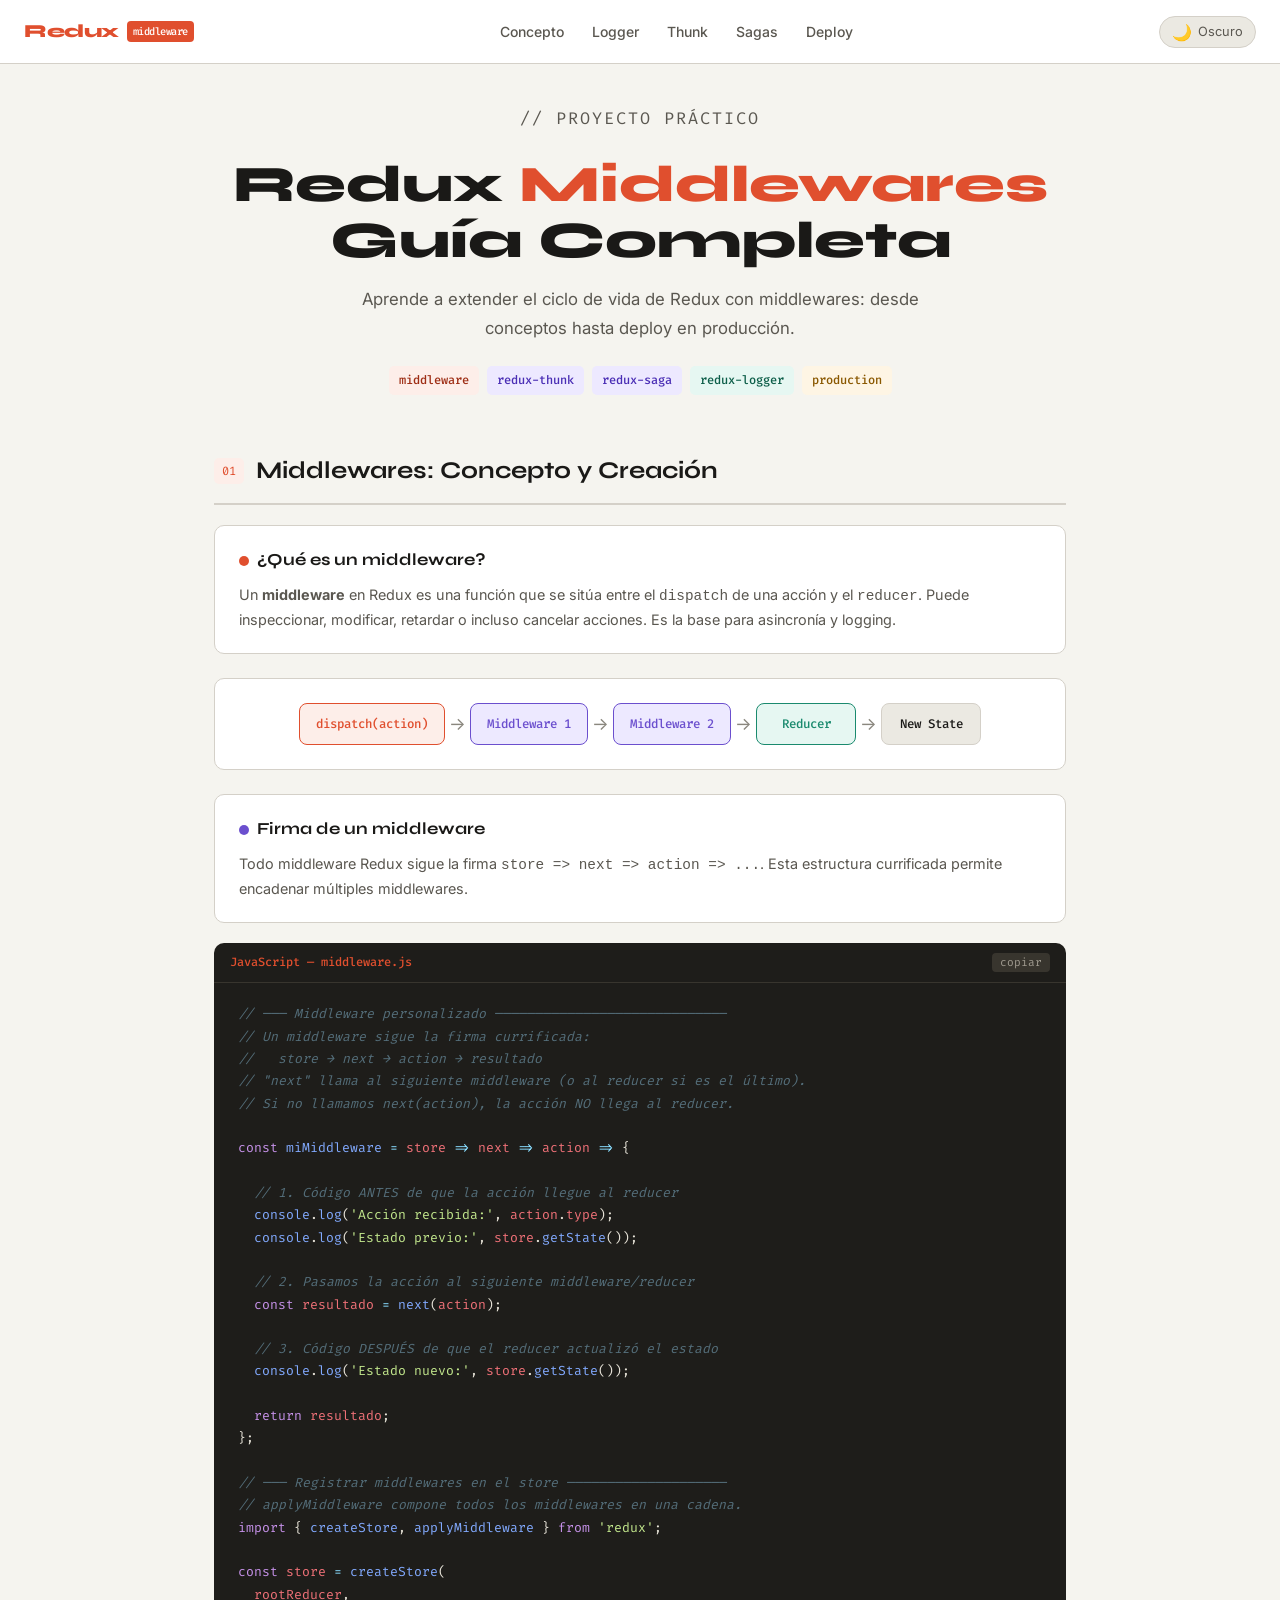
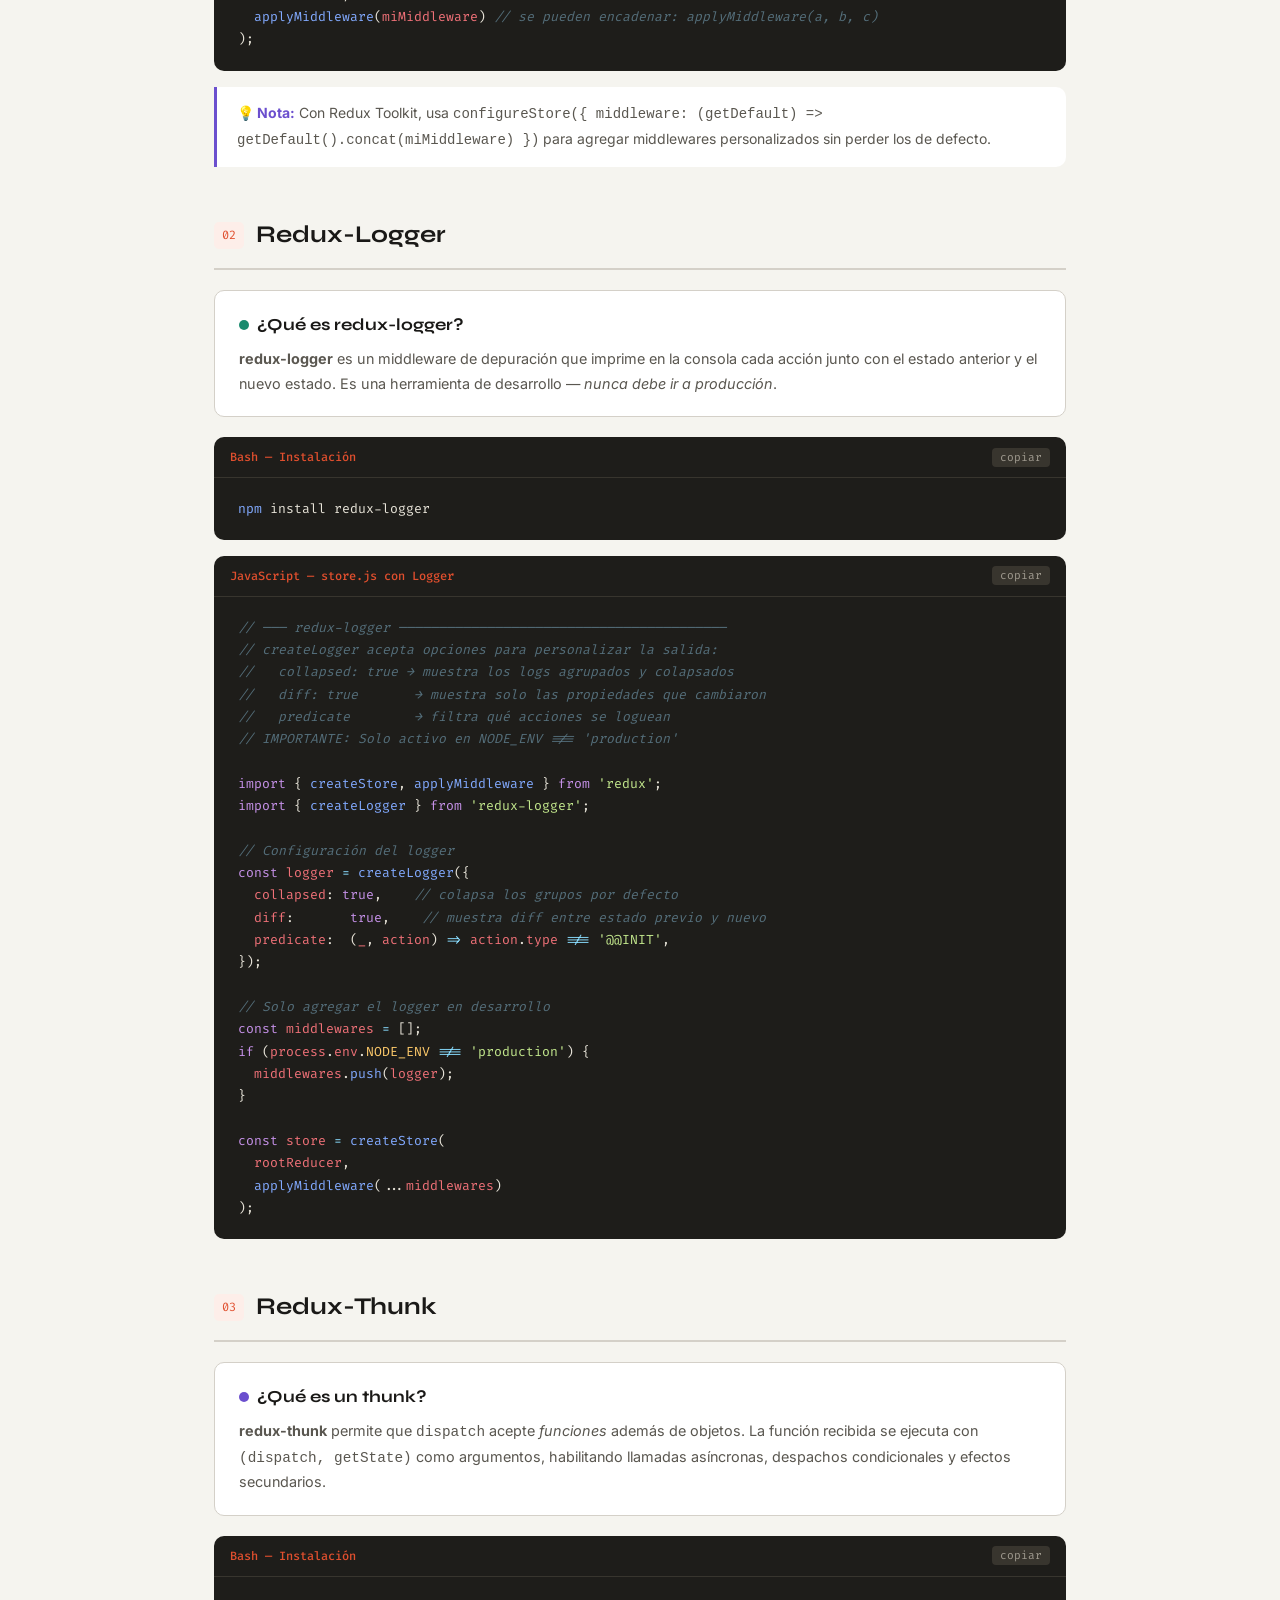
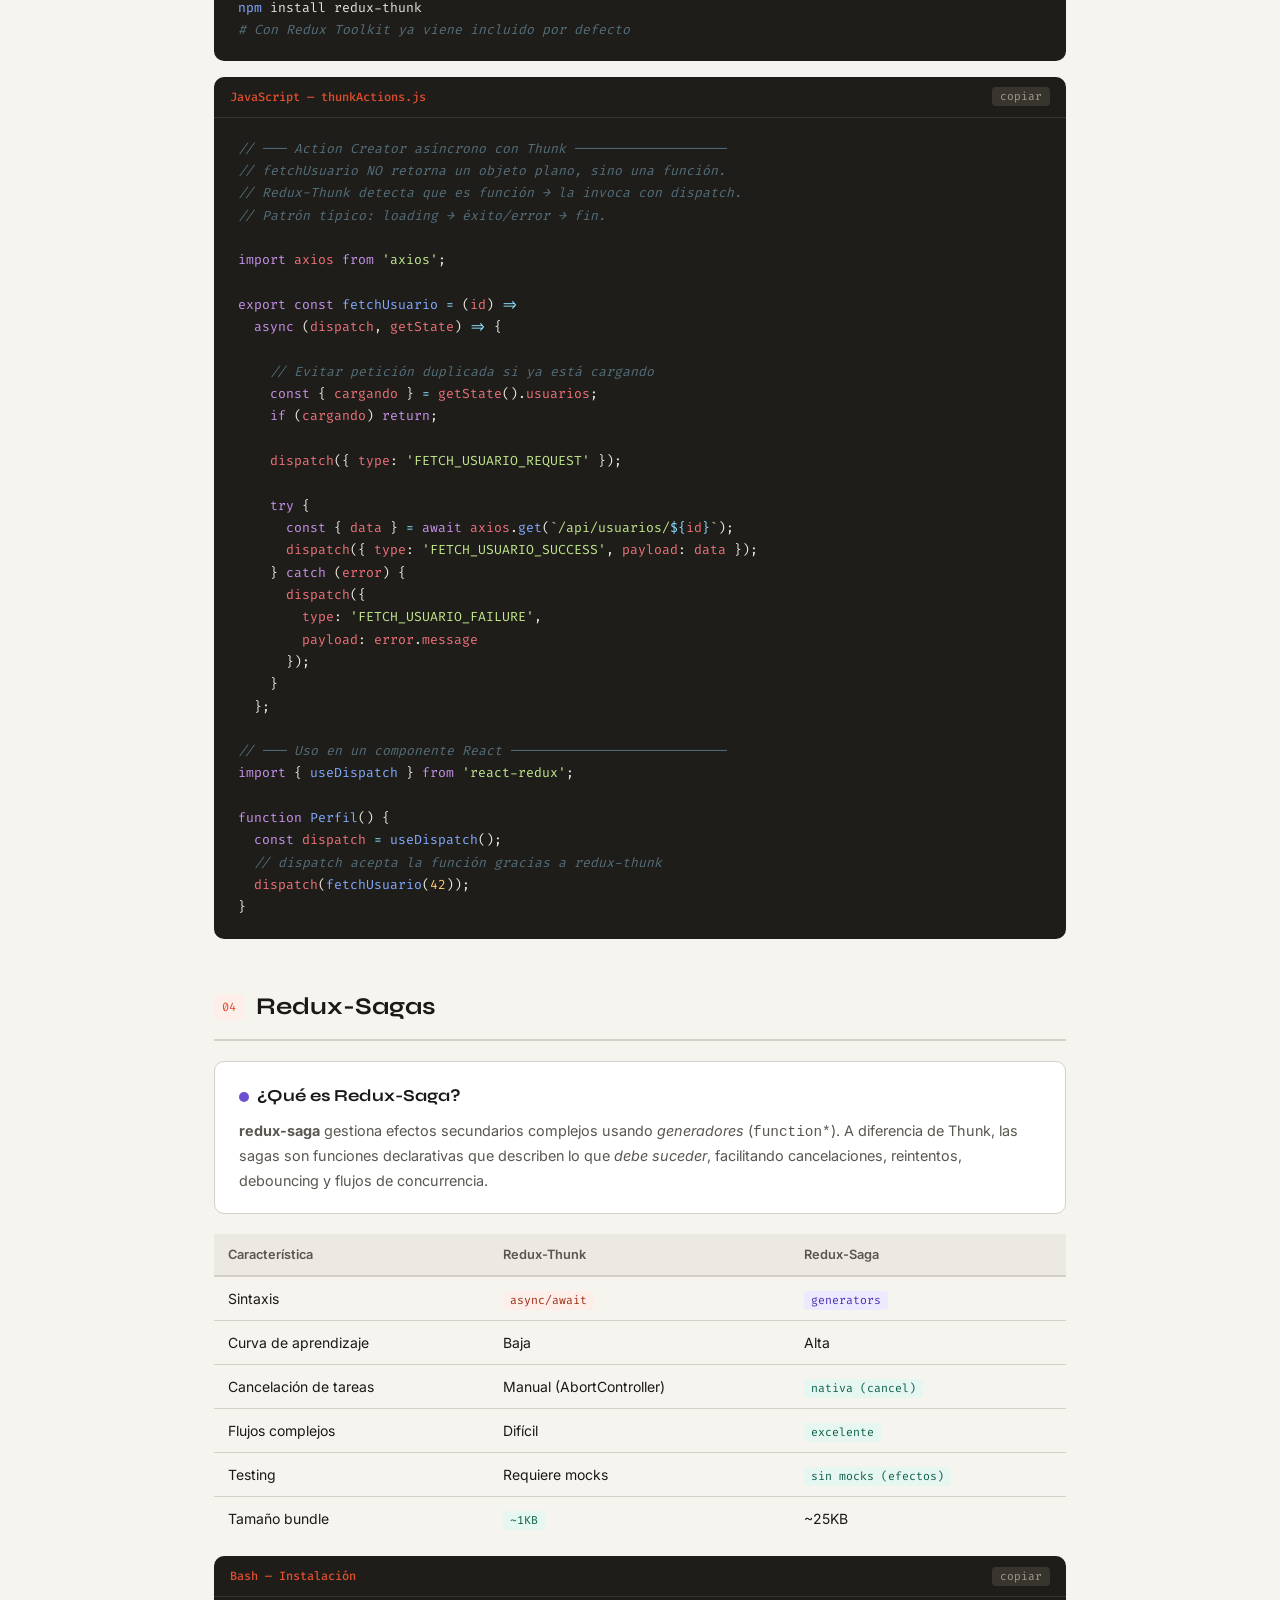
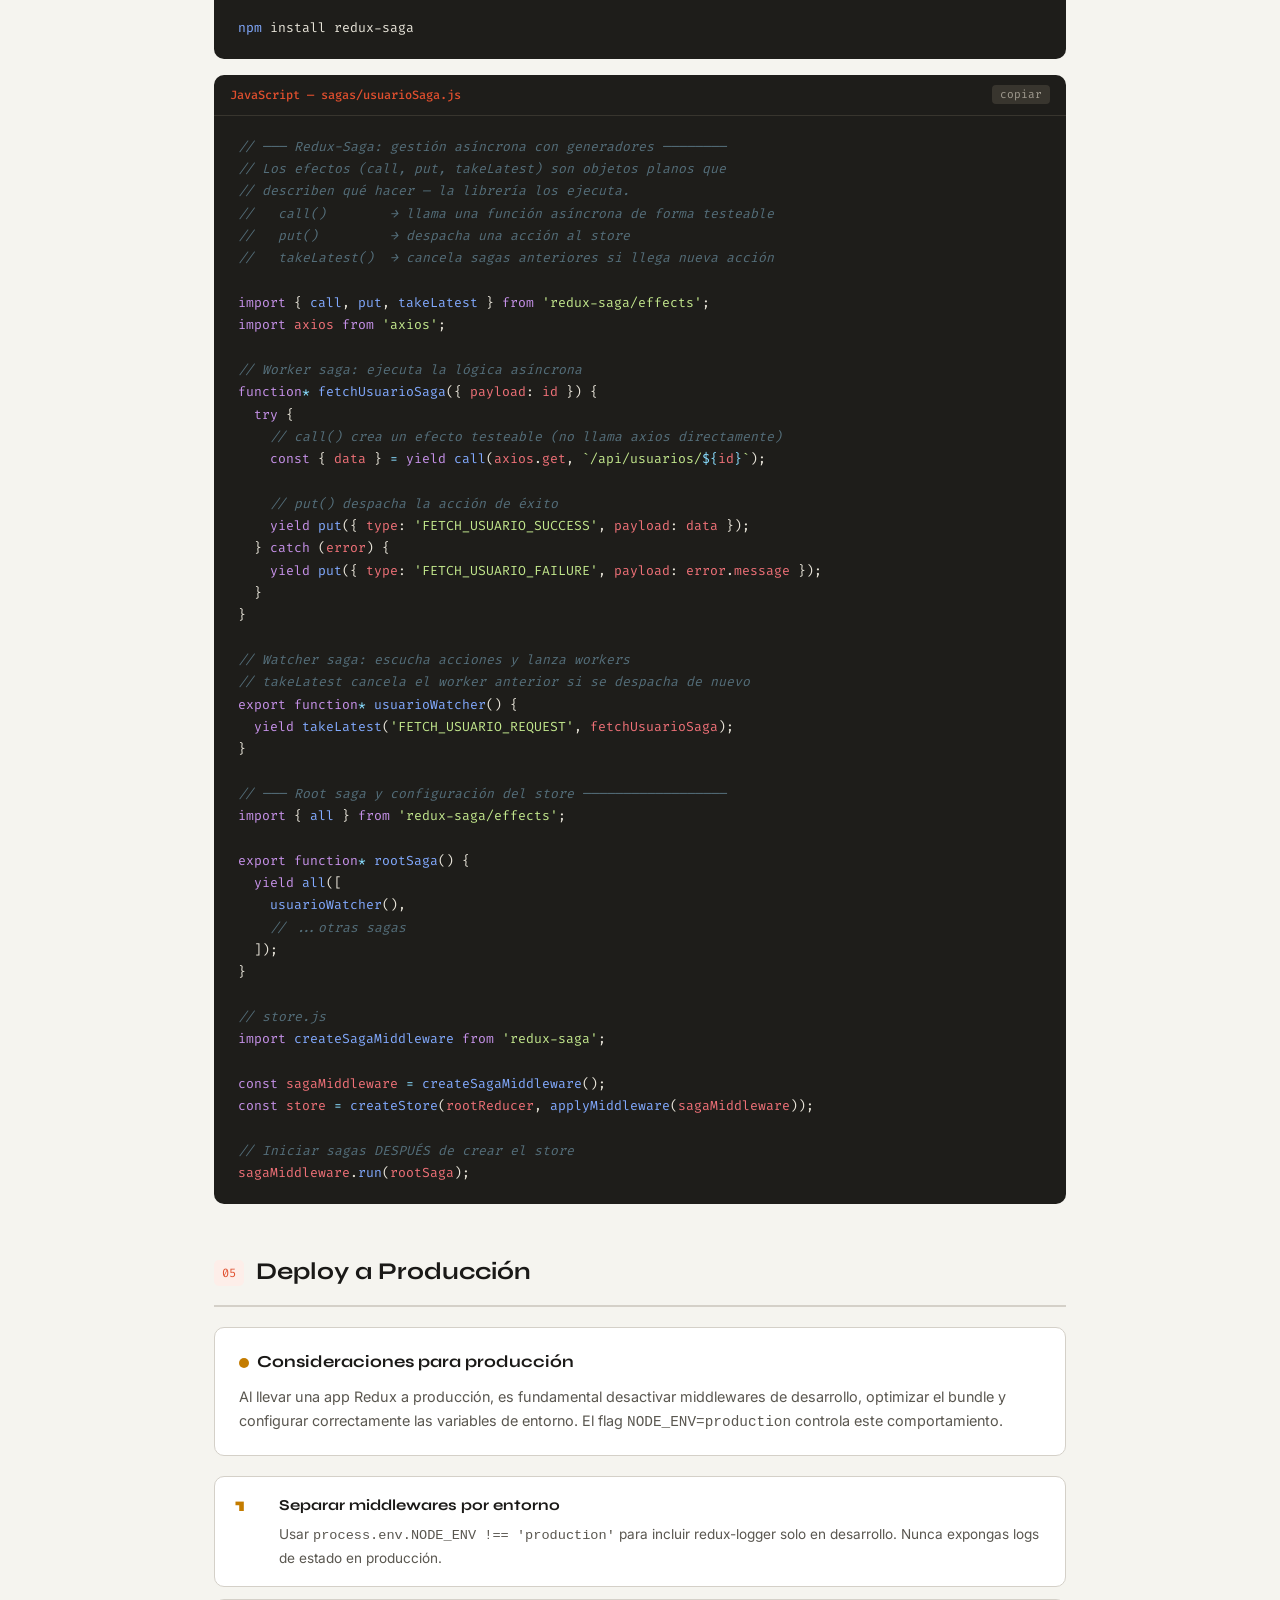
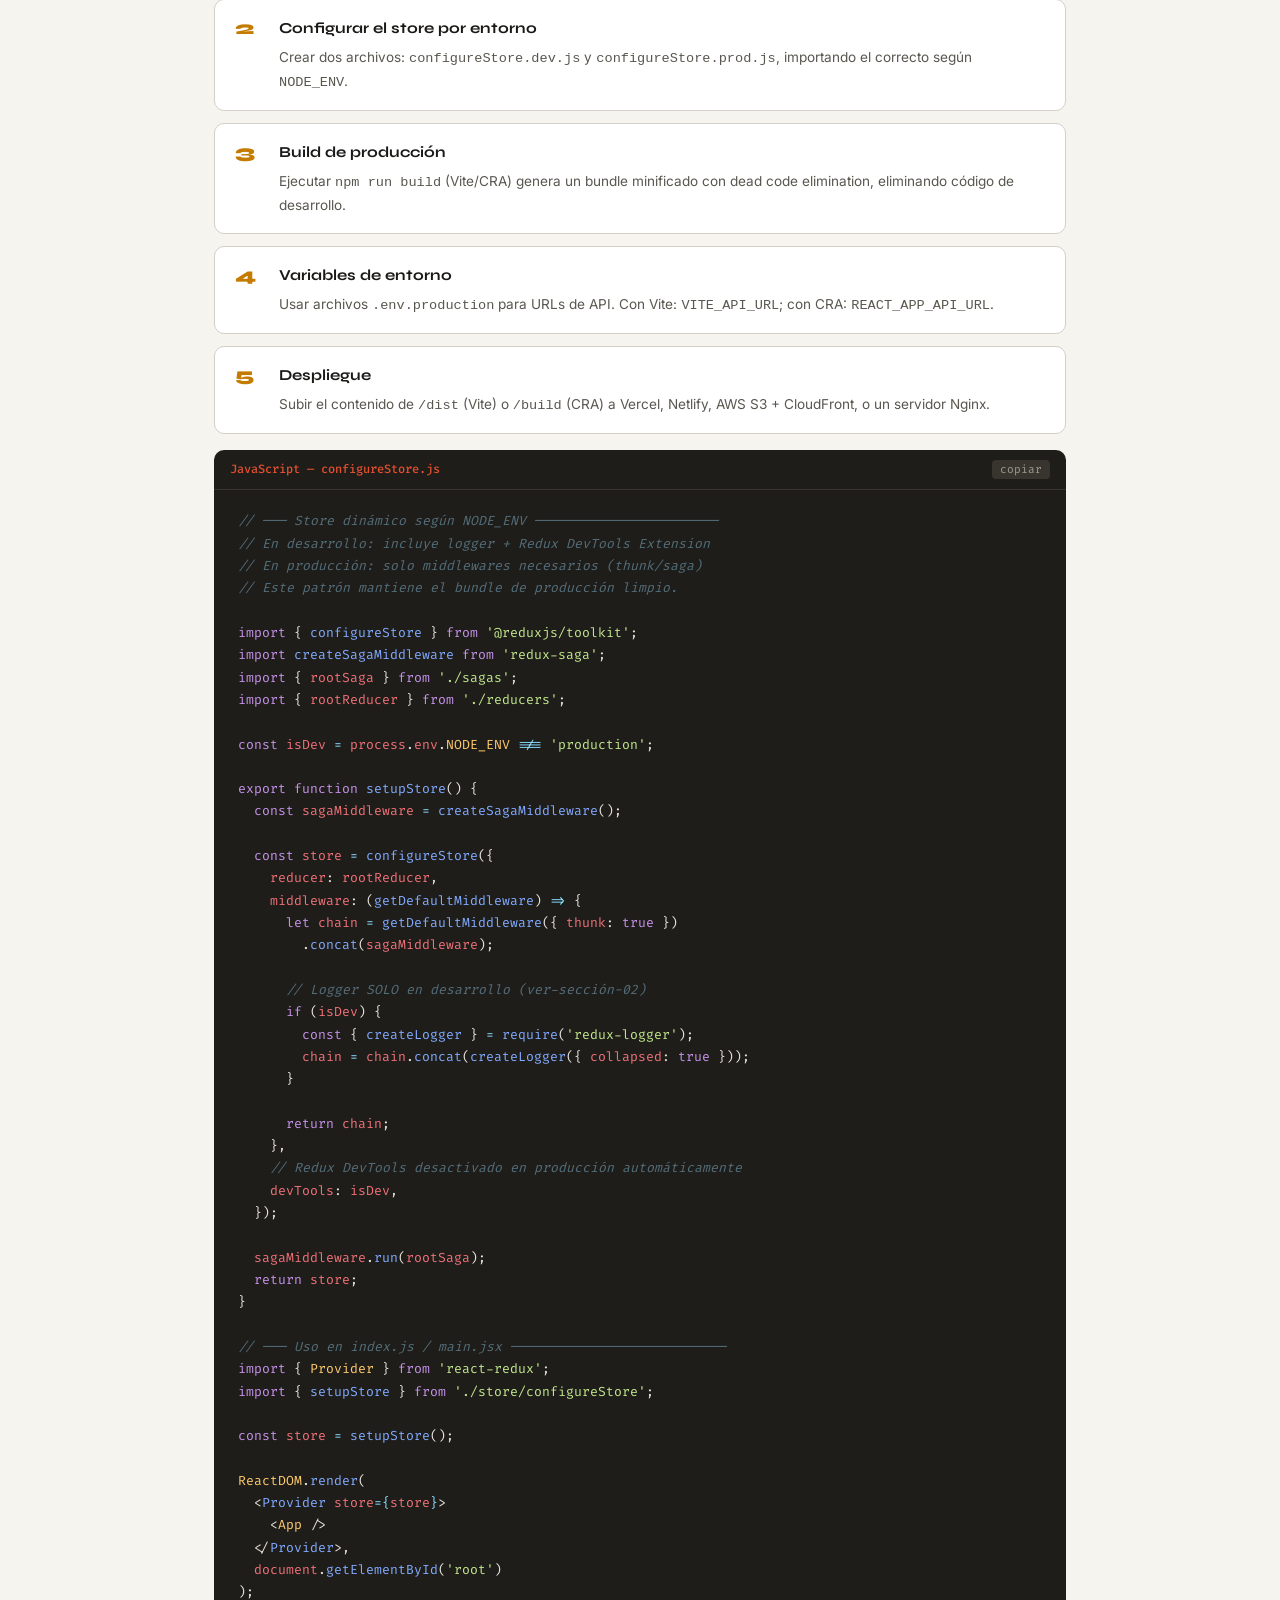
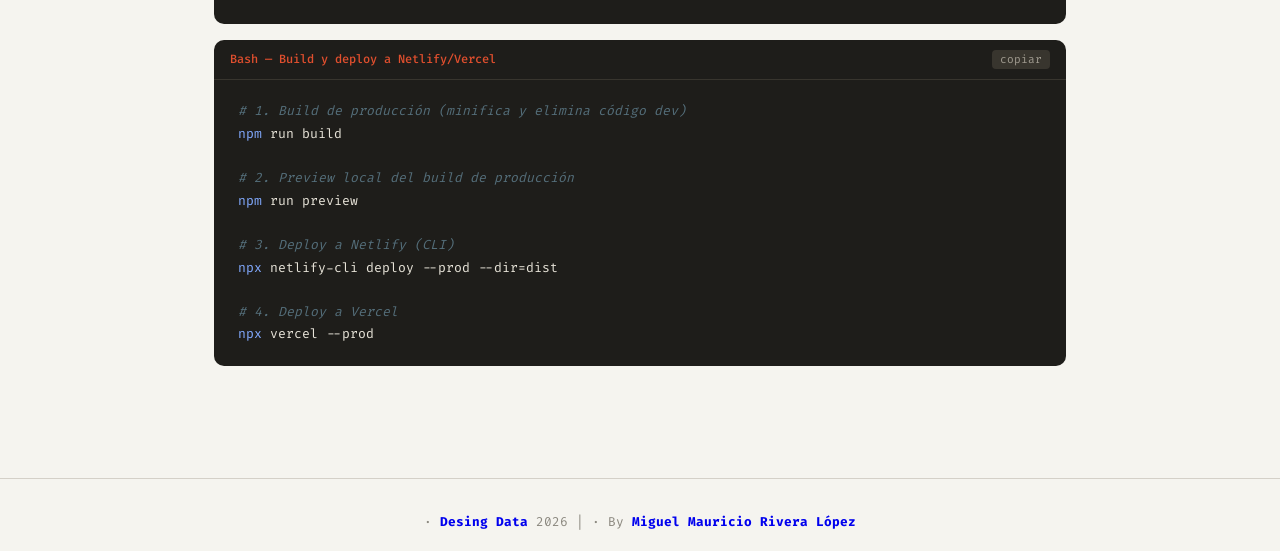
<file: redux-middlewares/index.html>
<!DOCTYPE html>
<html lang="es">
<head>
  <meta charset="UTF-8" />
  <meta name="viewport" content="width=device-width, initial-scale=1.0" />
  <title>Redux Middlewares - React JS Developer</title>
  <link rel="preconnect" href="https://fonts.googleapis.com" />
  <link rel="preconnect" href="https://fonts.gstatic.com" crossorigin />
  <link href="https://fonts.googleapis.com/css2?family=Fira+Code:wght@400;500&family=Syne:wght@400;600;700;800&family=Inter:wght@400;500;600&display=swap" rel="stylesheet" />
  <link rel="icon" href="https://desingdata.github.io/desingdata/img/DesingData_favicon-96x96.png" sizes="96x96"
    type="image/png">

  <style>
    /* ─── CSS Variables: Light & Dark themes ─── */
    :root {
      --bg:        #f5f4ef;
      --bg2:       #ebe9e2;
      --surface:   #ffffff;
      --border:    #d4d0c8;
      --text:      #1a1917;
      --text2:     #5a5750;
      --text3:     #8a877e;
      --accent:    #e04f2e;       /* Coral/Redux rojo */
      --accent2:   #6b4fce;       /* Thunk/Saga violeta */
      --accent3:   #1a8a6e;       /* Logger verde */
      --accent4:   #c47c00;       /* Deploy dorado */
      --code-bg:   #1e1d1a;
      --code-text: #e8e4d9;
      --tag-bg:    #fdeee9;
      --tag-text:  #9e2e15;
      --nav-h:     64px;
      --radius:    10px;
    }

    /* Tema oscuro */
    [data-theme="dark"] {
      --bg:        #131210;
      --bg2:       #1c1b18;
      --surface:   #232119;
      --border:    #38352e;
      --text:      #ede9df;
      --text2:     #a09b90;
      --text3:     #625f58;
      --accent:    #f0714d;
      --accent2:   #9d7ef5;
      --accent3:   #3abf96;
      --accent4:   #e0a040;
      --code-bg:   #0d0d0b;
      --code-text: #e8e4d9;
      --tag-bg:    #2a1610;
      --tag-text:  #f0714d;
    }

    *, *::before, *::after { box-sizing: border-box; margin: 0; padding: 0; }

    html { scroll-behavior: smooth; font-size: 16px; }

    body {
      font-family: 'Inter', sans-serif;
      background: var(--bg);
      color: var(--text);
      transition: background .3s, color .3s;
      line-height: 1.7;
    }

    /* ─── Navbar ─── */
    /* El navbar tipo hamburguesa es fijo en la parte superior */
    nav {
      position: fixed;
      top: 0; left: 0; right: 0;
      height: var(--nav-h);
      background: var(--surface);
      border-bottom: 1px solid var(--border);
      display: flex;
      align-items: center;
      justify-content: space-between;
      padding: 0 1.5rem;
      z-index: 1000;
      transition: background .3s, border-color .3s;
    }

    .nav-brand {
      font-family: 'Syne', sans-serif;
      font-weight: 800;
      font-size: 1.15rem;
      color: var(--accent);
      letter-spacing: -0.5px;
      display: flex;
      align-items: center;
      gap: 8px;
      text-decoration: none;
    }

    .nav-brand .redux-badge {
      background: var(--accent);
      color: #fff;
      font-size: .65rem;
      padding: 2px 6px;
      border-radius: 4px;
      font-family: 'Fira Code', monospace;
      font-weight: 500;
    }

    /* Links del navbar (desktop) */
    .nav-links {
      display: flex;
      align-items: center;
      gap: 1.5rem;
      list-style: none;
    }

    .nav-links a {
      font-size: .875rem;
      color: var(--text2);
      text-decoration: none;
      font-weight: 500;
      transition: color .2s;
      padding: 4px 2px;
      border-bottom: 2px solid transparent;
    }

    .nav-links a:hover {
      color: var(--accent);
      border-bottom-color: var(--accent);
    }

    /* Botón cambio de tema */
    .theme-toggle {
      background: var(--bg2);
      border: 1px solid var(--border);
      border-radius: 20px;
      padding: 5px 12px;
      cursor: pointer;
      font-size: .8rem;
      color: var(--text2);
      display: flex;
      align-items: center;
      gap: 6px;
      transition: background .2s, color .2s;
      font-family: 'Inter', sans-serif;
    }
    .theme-toggle:hover { background: var(--border); color: var(--text); }
    .theme-icon { font-size: 1rem; }

    /* Botón hamburguesa (solo mobile) */
    .hamburger {
      display: none;
      flex-direction: column;
      gap: 5px;
      cursor: pointer;
      background: none;
      border: none;
      padding: 4px;
    }
    .hamburger span {
      display: block;
      width: 24px;
      height: 2px;
      background: var(--text);
      border-radius: 2px;
      transition: transform .3s, opacity .3s;
    }
    /* Animación hamburguesa → X */
    .hamburger.open span:nth-child(1) { transform: translateY(7px) rotate(45deg); }
    .hamburger.open span:nth-child(2) { opacity: 0; }
    .hamburger.open span:nth-child(3) { transform: translateY(-7px) rotate(-45deg); }

    /* Menú móvil desplegable */
    .mobile-menu {
      display: none;
      position: fixed;
      top: var(--nav-h);
      left: 0; right: 0;
      background: var(--surface);
      border-bottom: 1px solid var(--border);
      flex-direction: column;
      padding: 1rem 1.5rem;
      gap: .5rem;
      z-index: 999;
      transition: background .3s;
    }
    .mobile-menu.open { display: flex; }
    .mobile-menu a {
      color: var(--text2);
      text-decoration: none;
      font-size: 1rem;
      padding: .5rem 0;
      border-bottom: 1px solid var(--border);
      font-weight: 500;
      transition: color .2s;
    }
    .mobile-menu a:last-child { border-bottom: none; }
    .mobile-menu a:hover { color: var(--accent); }

    /* ─── Layout Principal ─── */
    main {
      max-width: 900px;
      margin: 0 auto;
      padding: calc(var(--nav-h) + 2.5rem) 1.5rem 4rem;
    }

    /* ─── Hero ─── */
    .hero {
      text-align: center;
      margin-bottom: 3.5rem;
    }
    .hero-eyebrow {
      font-family: 'Fira Code', monospace;
      font-size: .8rem;
      color: var(--accent);
      letter-spacing: 2px;
      text-transform: uppercase;
      margin-bottom: .75rem;
    }
    .hero h1 {
      font-family: 'Syne', sans-serif;
      font-size: clamp(2rem, 5vw, 3.2rem);
      font-weight: 800;
      line-height: 1.1;
      color: var(--text);
      margin-bottom: 1rem;
    }
    .hero h1 span { color: var(--accent); }
    .hero p {
      font-size: 1.05rem;
      color: var(--text2);
      max-width: 580px;
      margin: 0 auto 1.5rem;
    }

    /* Tags del hero */
    .tag-row {
      display: flex;
      flex-wrap: wrap;
      gap: .5rem;
      justify-content: center;
    }
    .tag {
      background: var(--tag-bg);
      color: var(--tag-text);
      font-family: 'Fira Code', monospace;
      font-size: .75rem;
      padding: 4px 10px;
      border-radius: 5px;
      font-weight: 500;
    }
    .tag.purple { background: #ede9ff; color: #4a2eb5; }
    .tag.green  { background: #e6f7f2; color: #0d5e49; }
    .tag.gold   { background: #fef5e4; color: #8a5800; }

    [data-theme="dark"] .tag.purple { background: #1f1640; color: #a98af5; }
    [data-theme="dark"] .tag.green  { background: #0a2420; color: #40cfa0; }
    [data-theme="dark"] .tag.gold   { background: #221500; color: #e8a83a; }

    /* ─── Sección ─── */
    section {
      margin-bottom: 3rem;
      scroll-margin-top: calc(var(--nav-h) + 1rem);
    }
    .section-header {
      display: flex;
      align-items: center;
      gap: .75rem;
      margin-bottom: 1.25rem;
      padding-bottom: .75rem;
      border-bottom: 2px solid var(--border);
    }
    .section-num {
      font-family: 'Fira Code', monospace;
      font-size: .75rem;
      color: var(--accent);
      background: var(--tag-bg);
      padding: 3px 8px;
      border-radius: 5px;
    }
    section h2 {
      font-family: 'Syne', sans-serif;
      font-size: 1.5rem;
      font-weight: 700;
      color: var(--text);
    }

    /* ─── Tarjeta de concepto ─── */
    .concept-card {
      background: var(--surface);
      border: 1px solid var(--border);
      border-radius: var(--radius);
      padding: 1.25rem 1.5rem;
      margin-bottom: 1.25rem;
      transition: background .3s, border-color .3s;
    }
    .concept-card h3 {
      font-family: 'Syne', sans-serif;
      font-size: 1.05rem;
      font-weight: 700;
      margin-bottom: .5rem;
      color: var(--text);
      display: flex;
      align-items: center;
      gap: .5rem;
    }
    .concept-card h3 .dot {
      width: 10px; height: 10px;
      border-radius: 50%;
      flex-shrink: 0;
    }
    .concept-card p {
      font-size: .9rem;
      color: var(--text2);
      margin-bottom: .75rem;
    }
    .concept-card p:last-child { margin-bottom: 0; }

    /* ─── Bloque de código ─── */
    /*
      Cada bloque de código incluye un comentario corto explicativo
      al inicio, de acuerdo a los requisitos del proyecto.
    */
    .code-block {
      background: var(--code-bg);
      border-radius: var(--radius);
      overflow-x: auto;
      margin: 1rem 0;
      position: relative;
    }
    .code-header {
      display: flex;
      align-items: center;
      justify-content: space-between;
      padding: .6rem 1rem;
      border-bottom: 1px solid #38352e;
      font-family: 'Fira Code', monospace;
      font-size: .75rem;
    }
    .code-lang {
      color: var(--accent);
      font-weight: 500;
    }
    .code-copy {
      background: #38352e;
      border: none;
      color: #a09b90;
      border-radius: 4px;
      padding: 2px 8px;
      cursor: pointer;
      font-size: .7rem;
      font-family: 'Fira Code', monospace;
      transition: background .2s, color .2s;
    }
    .code-copy:hover { background: #4a4640; color: #ede9df; }
    pre {
      padding: 1.25rem 1.5rem;
      overflow-x: auto;
      font-family: 'Fira Code', monospace;
      font-size: .82rem;
      line-height: 1.7;
      color: var(--code-text);
    }

    /* Colores de sintaxis */
    .kw  { color: #c792ea; }   /* keyword */
    .fn  { color: #82aaff; }   /* function */
    .str { color: #c3e88d; }   /* string */
    .cm  { color: #546e7a; font-style: italic; } /* comment */
    .vr  { color: #f07178; }   /* variable */
    .cn  { color: #ffcb6b; }   /* constant */
    .op  { color: #89ddff; }   /* operator */

    /* ─── Diagrama de flujo (visual puro CSS) ─── */
    .flow-diagram {
      display: flex;
      align-items: center;
      justify-content: center;
      flex-wrap: wrap;
      gap: 0;
      margin: 1.5rem 0;
      padding: 1.5rem;
      background: var(--surface);
      border: 1px solid var(--border);
      border-radius: var(--radius);
    }
    .flow-box {
      background: var(--bg2);
      border: 1.5px solid var(--border);
      border-radius: 8px;
      padding: .6rem 1rem;
      font-family: 'Fira Code', monospace;
      font-size: .78rem;
      color: var(--text);
      text-align: center;
      min-width: 100px;
      font-weight: 500;
      flex-shrink: 0;
    }
    .flow-box.accent  { border-color: var(--accent);  color: var(--accent);  background: var(--tag-bg); }
    .flow-box.purple  { border-color: var(--accent2); color: var(--accent2); background: #ede9ff; }
    .flow-box.green   { border-color: var(--accent3); color: var(--accent3); background: #e6f7f2; }

    [data-theme="dark"] .flow-box.purple { background: #1f1640; }
    [data-theme="dark"] .flow-box.green  { background: #0a2420; }

    .flow-arrow {
      font-size: 1.1rem;
      color: var(--text3);
      padding: 0 .25rem;
      flex-shrink: 0;
    }

    /* ─── Tabla de comparación ─── */
    .compare-table {
      width: 100%;
      border-collapse: collapse;
      font-size: .875rem;
      margin: 1rem 0;
    }
    .compare-table th {
      background: var(--bg2);
      color: var(--text2);
      font-weight: 600;
      text-align: left;
      padding: .6rem .9rem;
      font-size: .8rem;
      border-bottom: 2px solid var(--border);
    }
    .compare-table td {
      padding: .6rem .9rem;
      border-bottom: 1px solid var(--border);
      color: var(--text);
    }
    .compare-table tr:last-child td { border-bottom: none; }
    .compare-table .badge {
      font-family: 'Fira Code', monospace;
      font-size: .72rem;
      padding: 2px 7px;
      border-radius: 4px;
    }
    .badge-r { background: var(--tag-bg);  color: var(--tag-text); }
    .badge-p { background: #ede9ff; color: #4a2eb5; }
    .badge-g { background: #e6f7f2; color: #0d5e49; }

    [data-theme="dark"] .badge-p { background: #1f1640; color: #a98af5; }
    [data-theme="dark"] .badge-g { background: #0a2420; color: #40cfa0; }

    /* ─── Deploy steps ─── */
    .deploy-steps {
      display: flex;
      flex-direction: column;
      gap: .75rem;
      margin: 1rem 0;
    }
    .deploy-step {
      display: flex;
      gap: 1rem;
      align-items: flex-start;
      background: var(--surface);
      border: 1px solid var(--border);
      border-radius: var(--radius);
      padding: 1rem 1.25rem;
      transition: background .3s;
    }
    .step-num {
      font-family: 'Syne', sans-serif;
      font-size: 1.2rem;
      font-weight: 800;
      color: var(--accent4);
      min-width: 28px;
      line-height: 1;
      padding-top: 2px;
    }
    .step-content h4 {
      font-family: 'Syne', sans-serif;
      font-size: .95rem;
      font-weight: 700;
      color: var(--text);
      margin-bottom: .25rem;
    }
    .step-content p {
      font-size: .85rem;
      color: var(--text2);
    }

    /* ─── Callout / nota ─── */
    .callout {
      border-left: 3px solid var(--accent2);
      background: var(--surface);
      border-radius: 0 var(--radius) var(--radius) 0;
      padding: .9rem 1.25rem;
      margin: 1rem 0;
      font-size: .875rem;
      color: var(--text2);
    }
    .callout strong { color: var(--accent2); }

    /* ─── Footer ─── */
    footer {
      text-align: center;
      padding: 2rem;
      font-size: .8rem;
      color: var(--text3);
      border-top: 1px solid var(--border);
      font-family: 'Fira Code', monospace;
    }

    /* ─── Responsive ─── */
    @media (max-width: 640px) {
      .nav-links { display: none; }
      .hamburger { display: flex; }
      .flow-diagram {
        flex-direction: column;
        gap: .5rem;
      }
      .flow-arrow {
        transform: rotate(90deg);
      }
      .compare-table { font-size: .78rem; }
      .compare-table th, .compare-table td { padding: .5rem .65rem; }
      main { padding-top: calc(var(--nav-h) + 1.5rem); }
    }

    @media (max-width: 480px) {
      .hero h1 { font-size: 1.8rem; }
      pre { font-size: .75rem; }
    }
  </style>
</head>
<body>

  <!-- ════════════════════════════════════════
       NAVBAR — Barra de navegación responsiva
       Incluye: logo, links desktop, botón de
       tema claro/oscuro y hamburguesa móvil.
  ════════════════════════════════════════ -->
  <nav>
    <a class="nav-brand" href="#">
      Redux
      <span class="redux-badge">middleware</span>
    </a>

    <!-- Links visibles solo en desktop -->
    <ul class="nav-links">
      <li><a href="#concepto">Concepto</a></li>
      <li><a href="#logger">Logger</a></li>
      <li><a href="#thunk">Thunk</a></li>
      <li><a href="#sagas">Sagas</a></li>
      <li><a href="#deploy">Deploy</a></li>
    </ul>

    <div style="display:flex;align-items:center;gap:.75rem;">
      <!-- Botón cambio de tema claro ↔ oscuro -->
      <button class="theme-toggle" id="themeToggle" title="Cambiar tema">
        <span class="theme-icon" id="themeIcon">🌙</span>
        <span id="themeLabel">Oscuro</span>
      </button>
      <!-- Botón hamburguesa: solo visible en móvil -->
      <button class="hamburger" id="hamburger" aria-label="Menú">
        <span></span><span></span><span></span>
      </button>
    </div>
  </nav>

  <!-- Menú móvil desplegable -->
  <div class="mobile-menu" id="mobileMenu">
    <a href="#concepto" onclick="closeMenu()">Concepto & Creación</a>
    <a href="#logger"   onclick="closeMenu()">Redux-Logger</a>
    <a href="#thunk"    onclick="closeMenu()">Redux-Thunk</a>
    <a href="#sagas"    onclick="closeMenu()">Redux-Sagas</a>
    <a href="#deploy"   onclick="closeMenu()">Deploy a Producción</a>
  </div>

  <!-- ════════════════════════════════════════
       CONTENIDO PRINCIPAL
  ════════════════════════════════════════ -->
  <main>

    <!-- Hero -->
    <div class="hero">
      <p class="hero-eyebrow">// proyecto práctico</p>
      <h1>Redux <span>Middlewares</span><br />Guía Completa</h1>
      <p>
        Aprende a extender el ciclo de vida de Redux con middlewares:
        desde conceptos hasta deploy en producción.
      </p>
      <div class="tag-row">
        <span class="tag">middleware</span>
        <span class="tag purple">redux-thunk</span>
        <span class="tag purple">redux-saga</span>
        <span class="tag green">redux-logger</span>
        <span class="tag gold">production</span>
      </div>
    </div>

    <!-- ════════════════════════════════════
         SECCIÓN 1 — Concepto y Creación
    ════════════════════════════════════ -->
    <section id="concepto">
      <div class="section-header">
        <span class="section-num">01</span>
        <h2>Middlewares: Concepto y Creación</h2>
      </div>

      <div class="concept-card">
        <h3>
          <span class="dot" style="background:var(--accent)"></span>
          ¿Qué es un middleware?
        </h3>
        <!--
          DEFINICIÓN: Un middleware es una función que intercepta
          cada acción despachada ANTES de que llegue al reducer.
          Tiene acceso al store y puede modificar, cancelar o
          extender el comportamiento de la acción.
        -->
        <p>
          Un <strong>middleware</strong> en Redux es una función que se sitúa entre el
          <code>dispatch</code> de una acción y el <code>reducer</code>. Puede inspeccionar,
          modificar, retardar o incluso cancelar acciones. Es la base para asincronía y logging.
        </p>
      </div>

      <!-- Diagrama de flujo del ciclo Redux + middleware -->
      <div class="flow-diagram">
        <div class="flow-box accent">dispatch(action)</div>
        <div class="flow-arrow">→</div>
        <div class="flow-box purple">Middleware 1</div>
        <div class="flow-arrow">→</div>
        <div class="flow-box purple">Middleware 2</div>
        <div class="flow-arrow">→</div>
        <div class="flow-box green">Reducer</div>
        <div class="flow-arrow">→</div>
        <div class="flow-box">New State</div>
      </div>

      <div class="concept-card">
        <h3>
          <span class="dot" style="background:var(--accent2)"></span>
          Firma de un middleware
        </h3>
        <!--
          DEFINICIÓN: La firma currificada del middleware recibe
          el store, luego la función next (siguiente middleware),
          y finalmente la acción despachada.
        -->
        <p>Todo middleware Redux sigue la firma <code>store => next => action => ...</code>. Esta estructura currificada permite encadenar múltiples middlewares.</p>
      </div>

      <!-- Código: Creación de un middleware personalizado -->
      <div class="code-block">
        <div class="code-header">
          <span class="code-lang">JavaScript — middleware.js</span>
          <button class="code-copy" onclick="copyCode(this)">copiar</button>
        </div>
        <pre><span class="cm">// ─── Middleware personalizado ─────────────────────────────
// Un middleware sigue la firma currificada:
//   store → next → action → resultado
// "next" llama al siguiente middleware (o al reducer si es el último).
// Si no llamamos next(action), la acción NO llega al reducer.</span>

<span class="kw">const</span> <span class="fn">miMiddleware</span> <span class="op">=</span> <span class="vr">store</span> <span class="op">=></span> <span class="vr">next</span> <span class="op">=></span> <span class="vr">action</span> <span class="op">=></span> {

  <span class="cm">// 1. Código ANTES de que la acción llegue al reducer</span>
  <span class="fn">console</span>.<span class="fn">log</span>(<span class="str">'Acción recibida:'</span>, <span class="vr">action</span>.<span class="vr">type</span>);
  <span class="fn">console</span>.<span class="fn">log</span>(<span class="str">'Estado previo:'</span>, <span class="vr">store</span>.<span class="fn">getState</span>());

  <span class="cm">// 2. Pasamos la acción al siguiente middleware/reducer</span>
  <span class="kw">const</span> <span class="vr">resultado</span> <span class="op">=</span> <span class="fn">next</span>(<span class="vr">action</span>);

  <span class="cm">// 3. Código DESPUÉS de que el reducer actualizó el estado</span>
  <span class="fn">console</span>.<span class="fn">log</span>(<span class="str">'Estado nuevo:'</span>, <span class="vr">store</span>.<span class="fn">getState</span>());

  <span class="kw">return</span> <span class="vr">resultado</span>;
};

<span class="cm">// ─── Registrar middlewares en el store ────────────────────
// applyMiddleware compone todos los middlewares en una cadena.</span>
<span class="kw">import</span> { <span class="fn">createStore</span>, <span class="fn">applyMiddleware</span> } <span class="kw">from</span> <span class="str">'redux'</span>;

<span class="kw">const</span> <span class="vr">store</span> <span class="op">=</span> <span class="fn">createStore</span>(
  <span class="vr">rootReducer</span>,
  <span class="fn">applyMiddleware</span>(<span class="vr">miMiddleware</span>) <span class="cm">// se pueden encadenar: applyMiddleware(a, b, c)</span>
);</pre>
      </div>

      <div class="callout">
        <strong>💡 Nota:</strong> Con Redux Toolkit, usa <code>configureStore({ middleware: (getDefault) => getDefault().concat(miMiddleware) })</code> para agregar middlewares personalizados sin perder los de defecto.
      </div>
    </section>

    <!-- ════════════════════════════════════
         SECCIÓN 2 — Redux-Logger
    ════════════════════════════════════ -->
    <section id="logger">
      <div class="section-header">
        <span class="section-num">02</span>
        <h2>Redux-Logger</h2>
      </div>

      <div class="concept-card">
        <h3>
          <span class="dot" style="background:var(--accent3)"></span>
          ¿Qué es redux-logger?
        </h3>
        <!--
          DEFINICIÓN: redux-logger es un middleware que muestra en
          la consola del navegador cada acción despachada, el estado
          previo y el nuevo estado, con colores y agrupación visual.
          Solo debe usarse en desarrollo (no en producción).
        -->
        <p>
          <strong>redux-logger</strong> es un middleware de depuración que imprime en la consola
          cada acción junto con el estado anterior y el nuevo estado. Es una herramienta de
          desarrollo — <em>nunca debe ir a producción</em>.
        </p>
      </div>

      <div class="code-block">
        <div class="code-header">
          <span class="code-lang">Bash — Instalación</span>
          <button class="code-copy" onclick="copyCode(this)">copiar</button>
        </div>
        <pre><span class="fn">npm</span> install redux-logger</pre>
      </div>

      <div class="code-block">
        <div class="code-header">
          <span class="code-lang">JavaScript — store.js con Logger</span>
          <button class="code-copy" onclick="copyCode(this)">copiar</button>
        </div>
        <pre><span class="cm">// ─── redux-logger ─────────────────────────────────────────
// createLogger acepta opciones para personalizar la salida:
//   collapsed: true → muestra los logs agrupados y colapsados
//   diff: true       → muestra solo las propiedades que cambiaron
//   predicate        → filtra qué acciones se loguean
// IMPORTANTE: Solo activo en NODE_ENV !== 'production'</span>

<span class="kw">import</span> { <span class="fn">createStore</span>, <span class="fn">applyMiddleware</span> } <span class="kw">from</span> <span class="str">'redux'</span>;
<span class="kw">import</span> { <span class="fn">createLogger</span> } <span class="kw">from</span> <span class="str">'redux-logger'</span>;

<span class="cm">// Configuración del logger</span>
<span class="kw">const</span> <span class="vr">logger</span> <span class="op">=</span> <span class="fn">createLogger</span>({
  <span class="vr">collapsed</span>: <span class="kw">true</span>,    <span class="cm">// colapsa los grupos por defecto</span>
  <span class="vr">diff</span>:       <span class="kw">true</span>,    <span class="cm">// muestra diff entre estado previo y nuevo</span>
  <span class="vr">predicate</span>:  (<span class="vr">_</span>, <span class="vr">action</span>) <span class="op">=></span> <span class="vr">action</span>.<span class="vr">type</span> <span class="op">!==</span> <span class="str">'@@INIT'</span>,
});

<span class="cm">// Solo agregar el logger en desarrollo</span>
<span class="kw">const</span> <span class="vr">middlewares</span> <span class="op">=</span> [];
<span class="kw">if</span> (<span class="vr">process</span>.<span class="vr">env</span>.<span class="cn">NODE_ENV</span> <span class="op">!==</span> <span class="str">'production'</span>) {
  <span class="vr">middlewares</span>.<span class="fn">push</span>(<span class="vr">logger</span>);
}

<span class="kw">const</span> <span class="vr">store</span> <span class="op">=</span> <span class="fn">createStore</span>(
  <span class="vr">rootReducer</span>,
  <span class="fn">applyMiddleware</span>(...<span class="vr">middlewares</span>)
);</pre>
      </div>
    </section>

    <!-- ════════════════════════════════════
         SECCIÓN 3 — Redux-Thunk
    ════════════════════════════════════ -->
    <section id="thunk">
      <div class="section-header">
        <span class="section-num">03</span>
        <h2>Redux-Thunk</h2>
      </div>

      <div class="concept-card">
        <h3>
          <span class="dot" style="background:var(--accent2)"></span>
          ¿Qué es un thunk?
        </h3>
        <!--
          DEFINICIÓN: Un thunk es una función que retorna otra función.
          Redux-Thunk permite despachar funciones (en lugar de objetos)
          como acciones. Esas funciones reciben dispatch y getState,
          lo que permite lógica asíncrona (llamadas a APIs, etc.).
        -->
        <p>
          <strong>redux-thunk</strong> permite que <code>dispatch</code> acepte
          <em>funciones</em> además de objetos. La función recibida se ejecuta con
          <code>(dispatch, getState)</code> como argumentos, habilitando llamadas asíncronas,
          despachos condicionales y efectos secundarios.
        </p>
      </div>

      <div class="code-block">
        <div class="code-header">
          <span class="code-lang">Bash — Instalación</span>
          <button class="code-copy" onclick="copyCode(this)">copiar</button>
        </div>
        <pre><span class="fn">npm</span> install redux-thunk
<span class="cm"># Con Redux Toolkit ya viene incluido por defecto</span></pre>
      </div>

      <div class="code-block">
        <div class="code-header">
          <span class="code-lang">JavaScript — thunkActions.js</span>
          <button class="code-copy" onclick="copyCode(this)">copiar</button>
        </div>
        <pre><span class="cm">// ─── Action Creator asíncrono con Thunk ───────────────────
// fetchUsuario NO retorna un objeto plano, sino una función.
// Redux-Thunk detecta que es función → la invoca con dispatch.
// Patrón típico: loading → éxito/error → fin.</span>

<span class="kw">import</span> <span class="vr">axios</span> <span class="kw">from</span> <span class="str">'axios'</span>;

<span class="kw">export const</span> <span class="fn">fetchUsuario</span> <span class="op">=</span> (<span class="vr">id</span>) <span class="op">=></span>
  <span class="kw">async</span> (<span class="vr">dispatch</span>, <span class="vr">getState</span>) <span class="op">=></span> {

    <span class="cm">// Evitar petición duplicada si ya está cargando</span>
    <span class="kw">const</span> { <span class="vr">cargando</span> } <span class="op">=</span> <span class="vr">getState</span>().<span class="vr">usuarios</span>;
    <span class="kw">if</span> (<span class="vr">cargando</span>) <span class="kw">return</span>;

    <span class="vr">dispatch</span>({ <span class="vr">type</span>: <span class="str">'FETCH_USUARIO_REQUEST'</span> });

    <span class="kw">try</span> {
      <span class="kw">const</span> { <span class="vr">data</span> } <span class="op">=</span> <span class="kw">await</span> <span class="vr">axios</span>.<span class="fn">get</span>(<span class="str">`/api/usuarios/<span class="op">${</span><span class="vr">id</span><span class="op">}</span>`</span>);
      <span class="vr">dispatch</span>({ <span class="vr">type</span>: <span class="str">'FETCH_USUARIO_SUCCESS'</span>, <span class="vr">payload</span>: <span class="vr">data</span> });
    } <span class="kw">catch</span> (<span class="vr">error</span>) {
      <span class="vr">dispatch</span>({
        <span class="vr">type</span>: <span class="str">'FETCH_USUARIO_FAILURE'</span>,
        <span class="vr">payload</span>: <span class="vr">error</span>.<span class="vr">message</span>
      });
    }
  };

<span class="cm">// ─── Uso en un componente React ───────────────────────────</span>
<span class="kw">import</span> { <span class="fn">useDispatch</span> } <span class="kw">from</span> <span class="str">'react-redux'</span>;

<span class="kw">function</span> <span class="fn">Perfil</span>() {
  <span class="kw">const</span> <span class="vr">dispatch</span> <span class="op">=</span> <span class="fn">useDispatch</span>();
  <span class="cm">// dispatch acepta la función gracias a redux-thunk</span>
  <span class="vr">dispatch</span>(<span class="fn">fetchUsuario</span>(<span class="cn">42</span>));
}</pre>
      </div>
    </section>

    <!-- ════════════════════════════════════
         SECCIÓN 4 — Redux-Sagas
    ════════════════════════════════════ -->
    <section id="sagas">
      <div class="section-header">
        <span class="section-num">04</span>
        <h2>Redux-Sagas</h2>
      </div>

      <div class="concept-card">
        <h3>
          <span class="dot" style="background:var(--accent2)"></span>
          ¿Qué es Redux-Saga?
        </h3>
        <!--
          DEFINICIÓN: Redux-Saga es un middleware que gestiona efectos
          secundarios (llamadas API, accesos a storage, etc.) usando
          funciones generadoras de ES6. Permite controlar flujos
          complejos como cancelaciones, reintentos y concurrencia.
        -->
        <p>
          <strong>redux-saga</strong> gestiona efectos secundarios complejos usando
          <em>generadores</em> (<code>function*</code>). A diferencia de Thunk, las sagas son
          funciones declarativas que describen lo que <em>debe suceder</em>, facilitando
          cancelaciones, reintentos, debouncing y flujos de concurrencia.
        </p>
      </div>

      <!-- Tabla comparativa Thunk vs Saga -->
      <table class="compare-table">
        <thead>
          <tr>
            <th>Característica</th>
            <th>Redux-Thunk</th>
            <th>Redux-Saga</th>
          </tr>
        </thead>
        <tbody>
          <tr>
            <td>Sintaxis</td>
            <td><span class="badge badge-r">async/await</span></td>
            <td><span class="badge badge-p">generators</span></td>
          </tr>
          <tr>
            <td>Curva de aprendizaje</td>
            <td>Baja</td>
            <td>Alta</td>
          </tr>
          <tr>
            <td>Cancelación de tareas</td>
            <td>Manual (AbortController)</td>
            <td><span class="badge badge-g">nativa (cancel)</span></td>
          </tr>
          <tr>
            <td>Flujos complejos</td>
            <td>Difícil</td>
            <td><span class="badge badge-g">excelente</span></td>
          </tr>
          <tr>
            <td>Testing</td>
            <td>Requiere mocks</td>
            <td><span class="badge badge-g">sin mocks (efectos)</span></td>
          </tr>
          <tr>
            <td>Tamaño bundle</td>
            <td><span class="badge badge-g">~1KB</span></td>
            <td>~25KB</td>
          </tr>
        </tbody>
      </table>

      <div class="code-block">
        <div class="code-header">
          <span class="code-lang">Bash — Instalación</span>
          <button class="code-copy" onclick="copyCode(this)">copiar</button>
        </div>
        <pre><span class="fn">npm</span> install redux-saga</pre>
      </div>

      <div class="code-block">
        <div class="code-header">
          <span class="code-lang">JavaScript — sagas/usuarioSaga.js</span>
          <button class="code-copy" onclick="copyCode(this)">copiar</button>
        </div>
        <pre><span class="cm">// ─── Redux-Saga: gestión asíncrona con generadores ────────
// Los efectos (call, put, takeLatest) son objetos planos que
// describen qué hacer — la librería los ejecuta.
//   call()        → llama una función asíncrona de forma testeable
//   put()         → despacha una acción al store
//   takeLatest()  → cancela sagas anteriores si llega nueva acción</span>

<span class="kw">import</span> { <span class="fn">call</span>, <span class="fn">put</span>, <span class="fn">takeLatest</span> } <span class="kw">from</span> <span class="str">'redux-saga/effects'</span>;
<span class="kw">import</span> <span class="vr">axios</span> <span class="kw">from</span> <span class="str">'axios'</span>;

<span class="cm">// Worker saga: ejecuta la lógica asíncrona</span>
<span class="kw">function</span><span class="op">*</span> <span class="fn">fetchUsuarioSaga</span>({ <span class="vr">payload</span>: <span class="vr">id</span> }) {
  <span class="kw">try</span> {
    <span class="cm">// call() crea un efecto testeable (no llama axios directamente)</span>
    <span class="kw">const</span> { <span class="vr">data</span> } <span class="op">=</span> <span class="kw">yield</span> <span class="fn">call</span>(<span class="vr">axios</span>.<span class="vr">get</span>, <span class="str">`/api/usuarios/<span class="op">${</span><span class="vr">id</span><span class="op">}</span>`</span>);

    <span class="cm">// put() despacha la acción de éxito</span>
    <span class="kw">yield</span> <span class="fn">put</span>({ <span class="vr">type</span>: <span class="str">'FETCH_USUARIO_SUCCESS'</span>, <span class="vr">payload</span>: <span class="vr">data</span> });
  } <span class="kw">catch</span> (<span class="vr">error</span>) {
    <span class="kw">yield</span> <span class="fn">put</span>({ <span class="vr">type</span>: <span class="str">'FETCH_USUARIO_FAILURE'</span>, <span class="vr">payload</span>: <span class="vr">error</span>.<span class="vr">message</span> });
  }
}

<span class="cm">// Watcher saga: escucha acciones y lanza workers
// takeLatest cancela el worker anterior si se despacha de nuevo</span>
<span class="kw">export function</span><span class="op">*</span> <span class="fn">usuarioWatcher</span>() {
  <span class="kw">yield</span> <span class="fn">takeLatest</span>(<span class="str">'FETCH_USUARIO_REQUEST'</span>, <span class="vr">fetchUsuarioSaga</span>);
}

<span class="cm">// ─── Root saga y configuración del store ──────────────────</span>
<span class="kw">import</span> { <span class="fn">all</span> } <span class="kw">from</span> <span class="str">'redux-saga/effects'</span>;

<span class="kw">export function</span><span class="op">*</span> <span class="fn">rootSaga</span>() {
  <span class="kw">yield</span> <span class="fn">all</span>([
    <span class="fn">usuarioWatcher</span>(),
    <span class="cm">// ...otras sagas</span>
  ]);
}

<span class="cm">// store.js</span>
<span class="kw">import</span> <span class="fn">createSagaMiddleware</span> <span class="kw">from</span> <span class="str">'redux-saga'</span>;

<span class="kw">const</span> <span class="vr">sagaMiddleware</span> <span class="op">=</span> <span class="fn">createSagaMiddleware</span>();
<span class="kw">const</span> <span class="vr">store</span> <span class="op">=</span> <span class="fn">createStore</span>(<span class="vr">rootReducer</span>, <span class="fn">applyMiddleware</span>(<span class="vr">sagaMiddleware</span>));

<span class="cm">// Iniciar sagas DESPUÉS de crear el store</span>
<span class="vr">sagaMiddleware</span>.<span class="fn">run</span>(<span class="vr">rootSaga</span>);</pre>
      </div>
    </section>

    <!-- ════════════════════════════════════
         SECCIÓN 5 — Deploy a Producción
    ════════════════════════════════════ -->
    <section id="deploy">
      <div class="section-header">
        <span class="section-num">05</span>
        <h2>Deploy a Producción</h2>
      </div>

      <div class="concept-card">
        <h3>
          <span class="dot" style="background:var(--accent4)"></span>
          Consideraciones para producción
        </h3>
        <!--
          DEFINICIÓN: El deploy a producción implica configurar el
          build para que elimine herramientas de desarrollo (logger),
          optimice el bundle y gestione variables de entorno.
          NODE_ENV=production es la clave para desactivar middlewares
          de debug y activar optimizaciones de React/Redux.
        -->
        <p>
          Al llevar una app Redux a producción, es fundamental desactivar middlewares de
          desarrollo, optimizar el bundle y configurar correctamente las variables de entorno.
          El flag <code>NODE_ENV=production</code> controla este comportamiento.
        </p>
      </div>

      <!-- Pasos de deploy -->
      <div class="deploy-steps">
        <div class="deploy-step">
          <span class="step-num">1</span>
          <div class="step-content">
            <h4>Separar middlewares por entorno</h4>
            <p>Usar <code>process.env.NODE_ENV !== 'production'</code> para incluir redux-logger solo en desarrollo. Nunca expongas logs de estado en producción.</p>
          </div>
        </div>
        <div class="deploy-step">
          <span class="step-num">2</span>
          <div class="step-content">
            <h4>Configurar el store por entorno</h4>
            <p>Crear dos archivos: <code>configureStore.dev.js</code> y <code>configureStore.prod.js</code>, importando el correcto según <code>NODE_ENV</code>.</p>
          </div>
        </div>
        <div class="deploy-step">
          <span class="step-num">3</span>
          <div class="step-content">
            <h4>Build de producción</h4>
            <p>Ejecutar <code>npm run build</code> (Vite/CRA) genera un bundle minificado con dead code elimination, eliminando código de desarrollo.</p>
          </div>
        </div>
        <div class="deploy-step">
          <span class="step-num">4</span>
          <div class="step-content">
            <h4>Variables de entorno</h4>
            <p>Usar archivos <code>.env.production</code> para URLs de API. Con Vite: <code>VITE_API_URL</code>; con CRA: <code>REACT_APP_API_URL</code>.</p>
          </div>
        </div>
        <div class="deploy-step">
          <span class="step-num">5</span>
          <div class="step-content">
            <h4>Despliegue</h4>
            <p>Subir el contenido de <code>/dist</code> (Vite) o <code>/build</code> (CRA) a Vercel, Netlify, AWS S3 + CloudFront, o un servidor Nginx.</p>
          </div>
        </div>
      </div>

      <!-- Código de configuración split por entorno -->
      <div class="code-block">
        <div class="code-header">
          <span class="code-lang">JavaScript — configureStore.js</span>
          <button class="code-copy" onclick="copyCode(this)">copiar</button>
        </div>
        <pre><span class="cm">// ─── Store dinámico según NODE_ENV ───────────────────────
// En desarrollo: incluye logger + Redux DevTools Extension
// En producción: solo middlewares necesarios (thunk/saga)
// Este patrón mantiene el bundle de producción limpio.</span>

<span class="kw">import</span> { <span class="fn">configureStore</span> } <span class="kw">from</span> <span class="str">'@reduxjs/toolkit'</span>;
<span class="kw">import</span> <span class="fn">createSagaMiddleware</span> <span class="kw">from</span> <span class="str">'redux-saga'</span>;
<span class="kw">import</span> { <span class="vr">rootSaga</span> } <span class="kw">from</span> <span class="str">'./sagas'</span>;
<span class="kw">import</span> { <span class="vr">rootReducer</span> } <span class="kw">from</span> <span class="str">'./reducers'</span>;

<span class="kw">const</span> <span class="vr">isDev</span> <span class="op">=</span> <span class="vr">process</span>.<span class="vr">env</span>.<span class="cn">NODE_ENV</span> <span class="op">!==</span> <span class="str">'production'</span>;

<span class="kw">export function</span> <span class="fn">setupStore</span>() {
  <span class="kw">const</span> <span class="vr">sagaMiddleware</span> <span class="op">=</span> <span class="fn">createSagaMiddleware</span>();

  <span class="kw">const</span> <span class="vr">store</span> <span class="op">=</span> <span class="fn">configureStore</span>({
    <span class="vr">reducer</span>: <span class="vr">rootReducer</span>,
    <span class="vr">middleware</span>: (<span class="fn">getDefaultMiddleware</span>) <span class="op">=></span> {
      <span class="kw">let</span> <span class="vr">chain</span> <span class="op">=</span> <span class="fn">getDefaultMiddleware</span>({ <span class="vr">thunk</span>: <span class="kw">true</span> })
        .<span class="fn">concat</span>(<span class="vr">sagaMiddleware</span>);

      <span class="cm">// Logger SOLO en desarrollo (ver-sección-02)</span>
      <span class="kw">if</span> (<span class="vr">isDev</span>) {
        <span class="kw">const</span> { <span class="fn">createLogger</span> } <span class="op">=</span> <span class="fn">require</span>(<span class="str">'redux-logger'</span>);
        <span class="vr">chain</span> <span class="op">=</span> <span class="vr">chain</span>.<span class="fn">concat</span>(<span class="fn">createLogger</span>({ <span class="vr">collapsed</span>: <span class="kw">true</span> }));
      }

      <span class="kw">return</span> <span class="vr">chain</span>;
    },
    <span class="cm">// Redux DevTools desactivado en producción automáticamente</span>
    <span class="vr">devTools</span>: <span class="vr">isDev</span>,
  });

  <span class="vr">sagaMiddleware</span>.<span class="fn">run</span>(<span class="vr">rootSaga</span>);
  <span class="kw">return</span> <span class="vr">store</span>;
}

<span class="cm">// ─── Uso en index.js / main.jsx ───────────────────────────</span>
<span class="kw">import</span> { <span class="cn">Provider</span> } <span class="kw">from</span> <span class="str">'react-redux'</span>;
<span class="kw">import</span> { <span class="fn">setupStore</span> } <span class="kw">from</span> <span class="str">'./store/configureStore'</span>;

<span class="kw">const</span> <span class="vr">store</span> <span class="op">=</span> <span class="fn">setupStore</span>();

<span class="cn">ReactDOM</span>.<span class="fn">render</span>(
  &lt;<span class="fn">Provider</span> <span class="vr">store</span><span class="op">={</span><span class="vr">store</span><span class="op">}</span>&gt;
    &lt;<span class="cn">App</span> /&gt;
  &lt;/<span class="fn">Provider</span>&gt;,
  <span class="vr">document</span>.<span class="fn">getElementById</span>(<span class="str">'root'</span>)
);</pre>
      </div>

      <div class="code-block">
        <div class="code-header">
          <span class="code-lang">Bash — Build y deploy a Netlify/Vercel</span>
          <button class="code-copy" onclick="copyCode(this)">copiar</button>
        </div>
        <pre><span class="cm"># 1. Build de producción (minifica y elimina código dev)</span>
<span class="fn">npm</span> run build

<span class="cm"># 2. Preview local del build de producción</span>
<span class="fn">npm</span> run preview

<span class="cm"># 3. Deploy a Netlify (CLI)</span>
<span class="fn">npx</span> netlify-cli deploy --prod --dir=dist

<span class="cm"># 4. Deploy a Vercel</span>
<span class="fn">npx</span> vercel --prod</pre>
      </div>
    </section>

  </main>

  <footer>
    · <a style="text-decoration: none;" href="https://desingdata.github.io/desingdata/" target="_blank"><strong>Desing
        Data</strong> </a> 2026 |
    · By <a style="text-decoration: none;" href="https://miguelmauricioriveralopez18686.github.io/mrlPortafolio/"
      target="_blank"><strong>Miguel Mauricio Rivera López</strong></a>
  </footer>
  </footer>

  <!-- ════════════════════════════════════════
       JAVASCRIPT: Navbar hamburguesa + Tema
  ════════════════════════════════════════ -->
  <script>
    /* ─── Cambio de tema (claro / oscuro) ─────────────────────
       Guarda la preferencia en localStorage para persistirla.
       Por defecto respeta la preferencia del sistema operativo. */
    const html = document.documentElement;
    const themeToggle = document.getElementById('themeToggle');
    const themeIcon  = document.getElementById('themeIcon');
    const themeLabel = document.getElementById('themeLabel');

    // Leer preferencia guardada o del sistema
    const savedTheme = localStorage.getItem('theme');
    const prefersDark = window.matchMedia('(prefers-color-scheme: dark)').matches;
    const initTheme = savedTheme || (prefersDark ? 'dark' : 'light');
    applyTheme(initTheme);

    function applyTheme(theme) {
      html.setAttribute('data-theme', theme);
      themeIcon.textContent  = theme === 'dark' ? '☀️' : '🌙';
      themeLabel.textContent = theme === 'dark' ? 'Claro' : 'Oscuro';
      localStorage.setItem('theme', theme);
    }

    themeToggle.addEventListener('click', () => {
      const current = html.getAttribute('data-theme');
      applyTheme(current === 'dark' ? 'light' : 'dark');
    });

    /* ─── Navbar hamburguesa ───────────────────────────────────
       Alterna la clase 'open' en el botón y el menú móvil.
       Cierra el menú al hacer clic en cualquier enlace. */
    const hamburger  = document.getElementById('hamburger');
    const mobileMenu = document.getElementById('mobileMenu');

    hamburger.addEventListener('click', () => {
      hamburger.classList.toggle('open');
      mobileMenu.classList.toggle('open');
    });

    // Cerrar menú al seleccionar un enlace (función global)
    function closeMenu() {
      hamburger.classList.remove('open');
      mobileMenu.classList.remove('open');
    }

    /* ─── Copiar código al portapapeles ────────────────────────
       Cambia el texto del botón temporalmente para feedback. */
    function copyCode(btn) {
      const pre = btn.closest('.code-block').querySelector('pre');
      navigator.clipboard.writeText(pre.innerText).then(() => {
        btn.textContent = '✓ copiado';
        setTimeout(() => { btn.textContent = 'copiar'; }, 1800);
      });
    }
  </script>
</body>
</html>
</file>
<file: introduccion/css/styles.css>
:root {
    --bg: #0f1117;
    --bg2: #1a1d27;
    --bg3: #22263a;
    --border: #2e3350;
    --text: #e8eaf6;
    --muted: #8892b0;
    --accent: #61dafb;
    --accent2: #f7df1e;
    --accent3: #82aaff;
    --green: #4ec9b0;
    --pink: #f78c6c;
    --comment: #546e7a;
    --keyword: #c792ea;
    --string: #c3e88d;
    --fn: #82aaff;
    --tag: #f07178;
    --num: #f78c6c;
    --nav-h: 60px;
}

body.light {
    --bg: #f5f7ff;
    --bg2: #ffffff;
    --bg3: #eef0fa;
    --border: #d0d7f0;
    --text: #1a1d2e;
    --muted: #5a6282;
    --accent: #0288d1;
    --accent2: #b8a800;
    --accent3: #3550c4;
    --green: #00695c;
    --pink: #d84315;
    --comment: #7986cb;
    --keyword: #7b1fa2;
    --string: #2e7d32;
    --fn: #1565c0;
    --tag: #c62828;
    --num: #e65100;
}

* {
    box-sizing: border-box;
    margin: 0;
    padding: 0;
}

body {
    font-family: 'Space Grotesk', sans-serif;
    background: var(--bg);
    color: var(--text);
    transition: background .3s, color .3s;
}

/* NAVBAR */
nav {
    position: fixed;
    top: 0;
    left: 0;
    right: 0;
    height: var(--nav-h);
    background: var(--bg2);
    border-bottom: 1px solid var(--border);
    display: flex;
    align-items: center;
    justify-content: space-between;
    padding: 0 1.5rem;
    z-index: 100;
}

.nav-logo {
    display: flex;
    align-items: center;
    gap: 8px;
    font-size: 1.1rem;
    font-weight: 600;
    color: var(--accent);
}

.nav-logo svg {
    width: 28px;
    height: 28px;
}

.nav-links {
    display: flex;
    gap: 1.5rem;
    list-style: none;
}

.nav-links a {
    color: var(--muted);
    text-decoration: none;
    font-size: .9rem;
    transition: color .2s;
}

.nav-links a:hover {
    color: var(--accent);
}

.nav-right {
    display: flex;
    align-items: center;
    gap: 12px;
}

.theme-btn {
    background: var(--bg3);
    border: 1px solid var(--border);
    color: var(--text);
    border-radius: 8px;
    padding: 6px 10px;
    cursor: pointer;
    font-size: 16px;
    transition: background .2s;
}

.theme-btn:hover {
    background: var(--border);
}

.hamburger {
    display: none;
    flex-direction: column;
    gap: 5px;
    cursor: pointer;
    background: none;
    border: none;
    padding: 4px;
}

.hamburger span {
    display: block;
    width: 24px;
    height: 2px;
    background: var(--text);
    transition: all .3s;
    border-radius: 2px;
}

.hamburger.open span:nth-child(1) {
    transform: translateY(7px) rotate(45deg);
}

.hamburger.open span:nth-child(2) {
    opacity: 0;
}

.hamburger.open span:nth-child(3) {
    transform: translateY(-7px) rotate(-45deg);
}

/* MOBILE MENU */
.mobile-menu {
    display: none;
    position: fixed;
    top: var(--nav-h);
    left: 0;
    right: 0;
    background: var(--bg2);
    border-bottom: 1px solid var(--border);
    padding: 1rem 1.5rem;
    z-index: 99;
    flex-direction: column;
    gap: 12px;
}

.mobile-menu.open {
    display: flex;
}

.mobile-menu a {
    color: var(--muted);
    text-decoration: none;
    font-size: 1rem;
    padding: 6px 0;
    border-bottom: 1px solid var(--border);
}

.mobile-menu a:last-child {
    border-bottom: none;
}

/* LAYOUT */
.layout {
    display: flex;
    padding-top: var(--nav-h);
    min-height: 100vh;
}

.sidebar {
    width: 240px;
    min-width: 240px;
    border-right: 1px solid var(--border);
    padding: 2rem 1rem;
    position: sticky;
    top: var(--nav-h);
    height: calc(100vh - var(--nav-h));
    overflow-y: auto;
    background: var(--bg2);
}

.sidebar-title {
    font-size: .7rem;
    text-transform: uppercase;
    letter-spacing: .1em;
    color: var(--muted);
    margin-bottom: 12px;
    padding-left: 8px;
}

.sidebar a {
    display: block;
    padding: 7px 12px;
    border-radius: 6px;
    color: var(--muted);
    text-decoration: none;
    font-size: .88rem;
    margin-bottom: 2px;
    transition: all .2s;
}

.sidebar a:hover,
.sidebar a.active {
    background: var(--bg3);
    color: var(--accent);
}

.sidebar a.active {
    border-left: 2px solid var(--accent);
}

.main {
    flex: 1;
    padding: 2.5rem 2rem;
    max-width: 860px;
}

/* SECTIONS */
.section {
    margin-bottom: 3.5rem;
}

.section-badge {
    display: inline-block;
    font-size: .7rem;
    font-weight: 600;
    letter-spacing: .08em;
    text-transform: uppercase;
    padding: 3px 10px;
    border-radius: 20px;
    background: var(--bg3);
    color: var(--accent);
    border: 1px solid var(--border);
    margin-bottom: 10px;
}

.section h2 {
    font-size: 1.5rem;
    font-weight: 600;
    margin-bottom: 6px;
}

.section p {
    color: var(--muted);
    line-height: 1.7;
    margin-bottom: 16px;
    font-size: .95rem;
}

/* CODE BLOCK */
.code-wrap {
    background: var(--bg2);
    border: 1px solid var(--border);
    border-radius: 10px;
    overflow: hidden;
    margin-bottom: 20px;
}

.code-header {
    display: flex;
    align-items: center;
    justify-content: space-between;
    padding: 8px 14px;
    border-bottom: 1px solid var(--border);
    background: var(--bg3);
}

.code-lang {
    font-size: .75rem;
    color: var(--muted);
    font-family: 'Fira Code', monospace;
}

.code-dots {
    display: flex;
    gap: 6px;
}

.code-dots span {
    width: 11px;
    height: 11px;
    border-radius: 50%;
}

.dot-r {
    background: #ff5f57;
}

.dot-y {
    background: #febc2e;
}

.dot-g {
    background: #28c840;
}

pre {
    padding: 1.2rem 1.4rem;
    overflow-x: auto;
    font-family: 'Fira Code', monospace;
    font-size: .82rem;
    line-height: 1.7;
}

.cm {
    color: var(--comment);
    font-style: italic;
}

.kw {
    color: var(--keyword);
}

.st {
    color: var(--string);
}

.fn {
    color: var(--fn);
}

.tg {
    color: var(--tag);
}

.nu {
    color: var(--num);
}

.ac {
    color: var(--accent);
}

.gr {
    color: var(--green);
}

.pk {
    color: var(--pink);
}

/* CARDS */
.cards {
    display: grid;
    grid-template-columns: repeat(auto-fill, minmax(220px, 1fr));
    gap: 14px;
    margin-bottom: 20px;
}

.card {
    background: var(--bg2);
    border: 1px solid var(--border);
    border-radius: 10px;
    padding: 1rem 1.1rem;
}

.card-icon {
    font-size: 22px;
    margin-bottom: 8px;
}

.card h4 {
    font-size: .95rem;
    font-weight: 600;
    margin-bottom: 4px;
}

.card p {
    font-size: .83rem;
    color: var(--muted);
    line-height: 1.5;
}

.card.hl {
    border-color: var(--accent);
}

/* STEPS */
.steps {
    display: flex;
    flex-direction: column;
    gap: 8px;
    margin-bottom: 20px;
}

.step {
    display: flex;
    gap: 12px;
    align-items: flex-start;
    padding: 10px 14px;
    background: var(--bg2);
    border: 1px solid var(--border);
    border-radius: 8px;
}

.step-num {
    min-width: 26px;
    height: 26px;
    border-radius: 50%;
    background: var(--accent);
    color: #0f1117;
    font-size: .78rem;
    font-weight: 700;
    display: flex;
    align-items: center;
    justify-content: center;
    margin-top: 1px;
}

.step-body h4 {
    font-size: .9rem;
    font-weight: 600;
    margin-bottom: 2px;
}

.step-body p {
    font-size: .82rem;
    color: var(--muted);
}

/* THINK IN REACT diagram */
.think-diagram {
    display: grid;
    grid-template-columns: 1fr 1fr;
    gap: 10px;
    margin-bottom: 20px;
}

.think-box {
    border: 2px solid var(--border);
    border-radius: 8px;
    padding: 12px;
    background: var(--bg2);
}

.think-box.s1 {
    border-color: #f07178;
}

.think-box.s2 {
    border-color: #c792ea;
}

.think-box.s3 {
    border-color: #61dafb;
}

.think-box.s4 {
    border-color: #c3e88d;
}

.think-box.s5 {
    border-color: #f78c6c;
    grid-column: 1/-1;
}

.think-step {
    font-size: .7rem;
    font-weight: 700;
    text-transform: uppercase;
    letter-spacing: .06em;
    margin-bottom: 4px;
}

.think-box.s1 .think-step {
    color: #f07178;
}

.think-box.s2 .think-step {
    color: #c792ea;
}

.think-box.s3 .think-step {
    color: #61dafb;
}

.think-box.s4 .think-step {
    color: #c3e88d;
}

.think-box.s5 .think-step {
    color: #f78c6c;
}

.think-box h4 {
    font-size: .88rem;
    font-weight: 600;
    margin-bottom: 3px;
}

.think-box p {
    font-size: .78rem;
    color: var(--muted);
}

/* RESPONSIVE */
@media (max-width: 768px) {
    .sidebar {
        display: none;
    }

    .main {
        padding: 1.5rem 1rem;
    }

    .hamburger {
        display: flex;
    }

    .nav-links {
        display: none;
    }

    .think-diagram {
        grid-template-columns: 1fr;
    }

    .think-box.s5 {
        grid-column: 1;
    }
}
 footer {
     margin: 60px 0 40px;
     border-top: 1px solid var(--border);
     padding-top: 28px;
     display: flex;
     justify-content: center;
     align-items: center;
     gap: 16px;
     color: var(--muted);
     font-family: var(--mono);
     font-size: .73rem;
     flex-wrap: wrap;
 }

 .footer-tag {
     color: var(--accent);
 }
</file>
<file: react-router/css/styles.css>
:root {
    --bg: #0f1117;
    --bg2: #1a1d2e;
    --bg3: #252840;
    --card: #1e2235;
    --border: #2e3350;
    --text: #e8eaf6;
    --muted: #8892b0;
    --accent: #61dafb;
    --accent2: #f7b731;
    --accent3: #6c63ff;
    --green: #4ade80;
    --pink: #f472b6;
    --red: #f87171;
    --code-bg: #141622;
    --nav-bg: #13162480;
    --shadow: 0 8px 32px rgba(0,0,0,0.4);
  }
  .light {
    --bg: #f0f4ff;
    --bg2: #e4eaf8;
    --bg3: #d8e0f5;
    --card: #ffffff;
    --border: #c5ceee;
    --text: #1a1f36;
    --muted: #556080;
    --accent: #0284c7;
    --accent2: #d97706;
    --accent3: #5b21b6;
    --green: #16a34a;
    --pink: #db2777;
    --red: #dc2626;
    --code-bg: #e8ecf8;
    --nav-bg: #ffffffcc;
    --shadow: 0 8px 32px rgba(0,0,0,0.1);
  }
  * { margin: 0; padding: 0; box-sizing: border-box; }
  body {
    font-family: 'Segoe UI', system-ui, sans-serif;
    background: var(--bg);
    color: var(--text);
    min-height: 100vh;
    transition: background 0.3s, color 0.3s;
  }

  /* NAVBAR */
  nav {
    position: fixed; top: 0; left: 0; right: 0; z-index: 100;
    background: var(--nav-bg);
    backdrop-filter: blur(16px);
    border-bottom: 1px solid var(--border);
    padding: 0 1.5rem;
    height: 60px;
    display: flex; align-items: center; justify-content: space-between;
    transition: background 0.3s;
  }
  .nav-logo {
    display: flex; align-items: center; gap: 10px;
    font-size: 1.1rem; font-weight: 700; color: var(--accent);
    cursor: pointer; user-select: none;
  }
  .nav-logo svg { width: 28px; height: 28px; }
  .nav-links {
    display: flex; align-items: center; gap: 4px;
  }
  .nav-links a {
    color: var(--muted);
    text-decoration: none;
    font-size: 0.88rem;
    padding: 6px 14px;
    border-radius: 8px;
    transition: all 0.2s;
    cursor: pointer;
    border: 1px solid transparent;
    white-space: nowrap;
  }
  .nav-links a:hover { color: var(--text); background: var(--bg3); }
  .nav-links a.active {
    color: var(--accent);
    background: var(--bg3);
    border-color: var(--border);
  }
  .nav-right { display: flex; align-items: center; gap: 10px; }

  /* Theme toggle */
  .theme-btn {
    width: 42px; height: 24px;
    background: var(--bg3);
    border-radius: 12px;
    border: 1px solid var(--border);
    cursor: pointer;
    position: relative;
    transition: background 0.3s;
    flex-shrink: 0;
  }
  .theme-btn::after {
    content: '';
    position: absolute;
    width: 18px; height: 18px;
    background: var(--accent);
    border-radius: 50%;
    top: 2px; left: 2px;
    transition: transform 0.3s, background 0.3s;
  }
  .light .theme-btn::after { transform: translateX(18px); }

  /* Hamburger */
  .hamburger {
    display: none; flex-direction: column; gap: 5px;
    cursor: pointer; padding: 4px; background: none;
    border: none; border-radius: 6px;
    transition: background 0.2s;
  }
  .hamburger:hover { background: var(--bg3); }
  .hamburger span {
    display: block; width: 22px; height: 2px;
    background: var(--text); border-radius: 2px;
    transition: all 0.3s;
  }
  .hamburger.open span:nth-child(1) { transform: rotate(45deg) translate(5px, 5px); }
  .hamburger.open span:nth-child(2) { opacity: 0; transform: translateX(-8px); }
  .hamburger.open span:nth-child(3) { transform: rotate(-45deg) translate(5px, -5px); }

  /* Mobile menu */
  .mobile-menu {
    position: fixed; top: 60px; left: 0; right: 0; z-index: 99;
    background: var(--card);
    border-bottom: 1px solid var(--border);
    padding: 1rem;
    display: none; flex-direction: column; gap: 4px;
    box-shadow: var(--shadow);
  }
  .mobile-menu.open { display: flex; }
  .mobile-menu a {
    color: var(--muted); text-decoration: none;
    padding: 10px 16px; border-radius: 8px;
    font-size: 0.9rem; cursor: pointer;
    transition: all 0.2s;
    border: 1px solid transparent;
  }
  .mobile-menu a:hover, .mobile-menu a.active {
    color: var(--accent); background: var(--bg3); border-color: var(--border);
  }

  /* MAIN LAYOUT */
  main {
    padding-top: 80px;
    max-width: 900px;
    margin: 0 auto;
    padding-left: 1.5rem;
    padding-right: 1.5rem;
    padding-bottom: 4rem;
  }

  /* PAGES */
  .page { display: none; animation: fadeIn 0.35s ease; }
  .page.active { display: block; }
  @keyframes fadeIn { from { opacity: 0; transform: translateY(10px); } to { opacity: 1; transform: translateY(0); } }

  /* HERO */
  .hero {
    text-align: center;
    padding: 3rem 1rem;
  }
  .hero h1 {
    font-size: clamp(1.8rem, 5vw, 2.8rem);
    font-weight: 800;
    background: linear-gradient(120deg, var(--accent), var(--accent3));
    -webkit-background-clip: text; -webkit-text-fill-color: transparent;
    background-clip: text;
    line-height: 1.2; margin-bottom: 1rem;
  }
  .hero p { color: var(--muted); font-size: 1.05rem; max-width: 600px; margin: 0 auto 2rem; line-height: 1.7; }
  .badge-row { display: flex; flex-wrap: wrap; gap: 8px; justify-content: center; margin-bottom: 2rem; }
  .badge {
    font-size: 0.78rem; padding: 4px 12px;
    border-radius: 20px; border: 1px solid var(--border);
    color: var(--muted); background: var(--bg2);
    font-weight: 500;
  }
  .badge.blue { color: var(--accent); border-color: var(--accent); background: var(--bg2); }
  .badge.purple { color: var(--accent3); border-color: var(--accent3); }
  .badge.yellow { color: var(--accent2); border-color: var(--accent2); }
  .badge.green { color: var(--green); border-color: var(--green); }

  /* SECTION CARD */
  .section-card {
    background: var(--card);
    border: 1px solid var(--border);
    border-radius: 14px;
    padding: 1.6rem;
    margin-bottom: 1.4rem;
    box-shadow: var(--shadow);
    transition: border-color 0.2s;
  }
  .section-card:hover { border-color: var(--accent3); }
  .section-title {
    display: flex; align-items: center; gap: 10px;
    font-size: 1.15rem; font-weight: 700;
    margin-bottom: 0.8rem; color: var(--text);
  }
  .section-num {
    width: 28px; height: 28px;
    border-radius: 8px;
    background: var(--accent3);
    color: #fff; font-size: 0.8rem; font-weight: 700;
    display: flex; align-items: center; justify-content: center;
    flex-shrink: 0;
  }
  .section-desc { color: var(--muted); font-size: 0.9rem; line-height: 1.7; margin-bottom: 1rem; }

  /* CODE BLOCK */
  .code-block {
    background: var(--code-bg);
    border: 1px solid var(--border);
    border-radius: 10px;
    padding: 1rem 1.2rem;
    font-family: 'Fira Code', 'Cascadia Code', monospace;
    font-size: 0.82rem;
    line-height: 1.8;
    overflow-x: auto;
    position: relative;
  }
  .code-block pre { white-space: pre; color: var(--text); }
  .kw { color: #c792ea; }
  .fn { color: #82aaff; }
  .str { color: #c3e88d; }
  .cmt { color: var(--muted); font-style: italic; }
  .tag { color: #f07178; }
  .attr { color: #ffcb6b; }
  .val { color: var(--accent); }
  .num { color: #f78c6c; }

  /* URL bar simulation */
  .url-bar {
    background: var(--bg3);
    border: 1px solid var(--border);
    border-radius: 8px;
    padding: 8px 14px;
    font-size: 0.82rem;
    font-family: monospace;
    color: var(--accent);
    margin-bottom: 1rem;
    display: flex; align-items: center; gap: 8px;
  }
  .url-bar span.lock { color: var(--green); font-size: 0.75rem; }

  /* DEMO component */
  .demo-box {
    background: var(--bg3);
    border: 1px dashed var(--border);
    border-radius: 10px;
    padding: 1rem;
    margin-top: 1rem;
    font-size: 0.85rem;
  }
  .demo-title { font-size: 0.75rem; text-transform: uppercase; letter-spacing: 0.08em; color: var(--accent2); margin-bottom: 0.6rem; font-weight: 600; }

  /* ROUTE TABLE */
  .route-table { width: 100%; border-collapse: collapse; font-size: 0.84rem; }
  .route-table th {
    color: var(--muted); font-weight: 600; text-align: left;
    padding: 6px 10px; border-bottom: 1px solid var(--border);
    font-size: 0.78rem; text-transform: uppercase; letter-spacing: 0.06em;
  }
  .route-table td { padding: 9px 10px; border-bottom: 1px solid var(--bg3); color: var(--text); vertical-align: middle; }
  .route-table tr:last-child td { border: none; }
  .pill {
    display: inline-block; padding: 2px 10px; border-radius: 20px;
    font-size: 0.75rem; font-weight: 600;
  }
  .pill.get { background: #1a3a1a; color: var(--green); }
  .pill.post { background: #2a1a3a; color: var(--accent3); }

  /* FLOW diagram */
  .flow { display: flex; align-items: center; flex-wrap: wrap; gap: 6px; margin: 1rem 0; }
  .flow-step {
    background: var(--bg3); border: 1px solid var(--border);
    border-radius: 8px; padding: 6px 14px;
    font-size: 0.82rem; font-weight: 600; color: var(--text);
  }
  .flow-arrow { color: var(--accent); font-size: 1.1rem; }

  /* INTERACTIVE redirect demo */
  .redirect-demo {
    display: flex; flex-direction: column; gap: 10px;
    margin-top: 1rem;
  }
  .redir-row {
    display: flex; align-items: center; flex-wrap: wrap; gap: 10px;
    font-size: 0.85rem;
  }
  .redir-btn {
    background: var(--bg3); border: 1px solid var(--border);
    color: var(--text); border-radius: 8px;
    padding: 6px 16px; cursor: pointer; font-size: 0.82rem;
    transition: all 0.2s;
  }
  .redir-btn:hover { background: var(--accent3); color: #fff; border-color: var(--accent3); }
  .redir-result {
    font-family: monospace; font-size: 0.8rem;
    color: var(--accent); background: var(--code-bg);
    padding: 4px 10px; border-radius: 6px;
    border: 1px solid var(--border);
    transition: all 0.3s;
  }

  /* PAGE CONTENT */
  .page-header {
    display: flex; align-items: center; gap: 12px;
    margin-bottom: 2rem; padding-bottom: 1rem;
    border-bottom: 1px solid var(--border);
  }
  .page-icon {
    width: 42px; height: 42px; border-radius: 12px;
    display: flex; align-items: center; justify-content: center;
    font-size: 1.3rem;
  }
  .page-header h2 { font-size: 1.6rem; font-weight: 800; }
  .page-header p { color: var(--muted); font-size: 0.9rem; margin-top: 2px; }

  /* INFO BOX */
  .info-box {
    border-left: 3px solid var(--accent);
    background: var(--bg2);
    border-radius: 0 8px 8px 0;
    padding: 0.9rem 1rem;
    margin: 1rem 0;
    font-size: 0.88rem;
    color: var(--muted);
    line-height: 1.7;
  }
  .info-box strong { color: var(--text); }
  .warn-box {
    border-left-color: var(--accent2);
  }
  .success-box { border-left-color: var(--green); }

  /* GRID CARDS */
  .grid-2 { display: grid; grid-template-columns: repeat(auto-fit, minmax(200px, 1fr)); gap: 1rem; margin: 1rem 0; }
  .mini-card {
    background: var(--bg3);
    border: 1px solid var(--border);
    border-radius: 10px;
    padding: 1rem;
    transition: border-color 0.2s;
  }
  .mini-card:hover { border-color: var(--accent); }
  .mini-card h4 { font-size: 0.9rem; font-weight: 700; margin-bottom: 0.4rem; color: var(--accent); }
  .mini-card p { font-size: 0.8rem; color: var(--muted); line-height: 1.6; }

  /* RESPONSIVE */
  @media (max-width: 680px) {
    .nav-links { display: none; }
    .hamburger { display: flex; }
    main { padding-left: 1rem; padding-right: 1rem; }
    .hero h1 { font-size: 1.7rem; }
    .code-block { font-size: 0.74rem; }
  }
  footer {
    text-align: center;
    padding: 2rem;
    color: var(--muted);
    font-size: .8rem;
    border-top: 1px solid var(--border);
}

footer strong {
    color: var(--accent);
}
</file>
